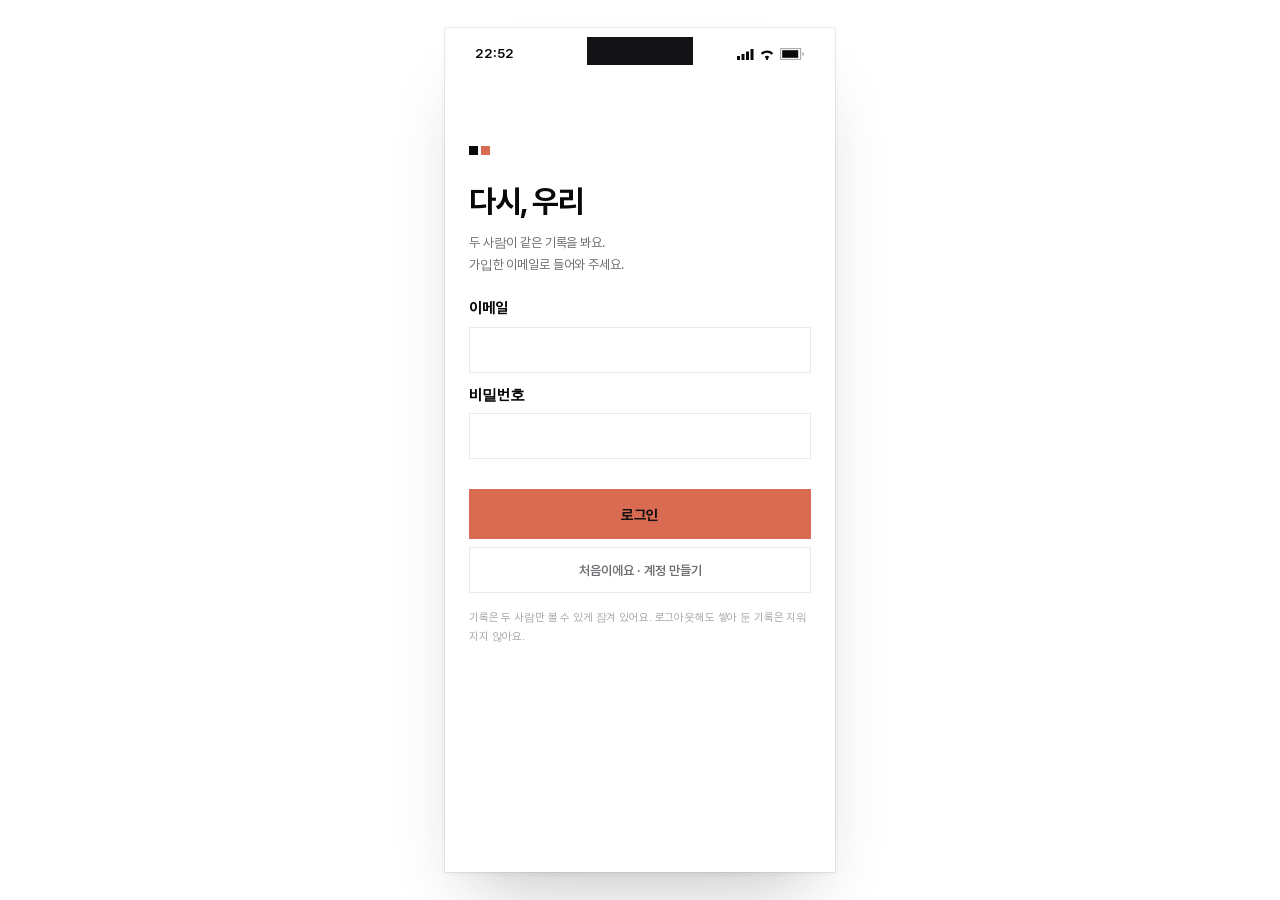
<file: index.html>
<!doctype html>
<html lang="ko" data-mode="light">
<head>
<meta charset="utf-8">
<meta name="viewport" content="width=device-width, initial-scale=1, viewport-fit=cover">
<title>투로그 — 우리의 기록</title>
<meta name="description" content="투로그(TwoLog) · 둘이 함께 쌓는 캘린더, 노트, 사진첩.">

<!-- 색 -->
<meta name="theme-color" content="#FFFFFF" id="metaTheme">
<meta name="color-scheme" content="light">

<!-- iOS 홈 화면에 추가 (standalone) -->
<meta name="apple-mobile-web-app-capable" content="yes">
<meta name="mobile-web-app-capable" content="yes">
<meta name="apple-mobile-web-app-status-bar-style" content="default">
<meta name="apple-mobile-web-app-title" content="투로그">
<meta name="application-name" content="투로그">
<meta name="format-detection" content="telephone=no">

<link rel="manifest" href="manifest.json">
<link rel="preconnect" href="https://fonts.googleapis.com">
<link rel="preconnect" href="https://fonts.gstatic.com" crossorigin>
<link rel="stylesheet" href="https://fonts.googleapis.com/css2?family=Gowun+Batang:wght@400;700&family=Gowun+Dodum&family=IBM+Plex+Sans+KR:wght@400;500;600;700&family=Nanum+Gothic:wght@400;700&family=Nanum+Pen+Script&family=Noto+Sans+KR:wght@400;500;700&family=Noto+Serif+KR:wght@400;600;700&display=swap">
<link rel="icon" type="image/svg+xml" href="icons/favicon.svg">
<link rel="icon" type="image/png" sizes="192x192" href="icons/icon-192.png">
<link rel="apple-touch-icon" sizes="180x180" href="icons/apple-touch-icon.png">
<link rel="mask-icon" href="icons/favicon.svg" color="#1C1C1E">
<link rel="stylesheet" href="styles.css">
</head>
<body>

<div class="phone" id="phone">
  <div class="statusbar">
    <span id="clock">9:41</span>
    <div class="island"></div>
    <span class="sb-right">
      <svg width="17" height="11" viewBox="0 0 17 11" fill="currentColor"><rect x="0" y="7" width="3" height="4" rx="0"/><rect x="4.5" y="5" width="3" height="6" rx="0"/><rect x="9" y="2.5" width="3" height="8.5" rx="0"/><rect x="13.5" y="0" width="3" height="11" rx="0"/></svg>
      <svg width="16" height="11" viewBox="0 0 16 11" fill="currentColor"><path d="M8 10.4 5.6 7.9a3.4 3.4 0 0 1 4.8 0zM3.4 5.7 1.8 4a9 9 0 0 1 12.4 0l-1.6 1.7a6.7 6.7 0 0 0-9.2 0z"/><circle cx="8" cy="10" r="1.1"/></svg>
      <svg width="25" height="12" viewBox="0 0 25 12" fill="none"><rect x="0.6" y="0.6" width="20" height="10.8" rx="0" stroke="currentColor" stroke-opacity=".35" stroke-width="1.1"/><rect x="2.2" y="2.2" width="16" height="7.6" rx="0" fill="currentColor"/><path d="M22.4 4.2v3.6c1-.3 1.5-.9 1.5-1.8s-.5-1.5-1.5-1.8z" fill="currentColor" fill-opacity=".4"/></svg>
    </span>
  </div>

  <main class="screens" id="screens">
    <section class="screen active" id="s-home"></section>
    <section class="screen" id="s-cal"></section>
    <section class="screen" id="s-diary"></section>
    <section class="screen" id="s-photo"></section>
    <section class="screen" id="s-set"></section>
    <section class="screen" id="s-login"></section>
  </main>

  <nav class="tabbar" id="tabbar" aria-label="주요 화면"></nav>

  <div class="sheet-wrap" id="sheetWrap" aria-hidden="true">
    <div class="backdrop" data-close="1"></div>
    <div class="sheet" id="sheet" role="dialog" aria-modal="true"></div>
  </div>

  <div class="toast" id="toast" role="status" aria-live="polite"></div>

  <!-- v18: 4자리 화면 잠금 -->
  <div class="lock-screen" id="lockScreen" hidden aria-hidden="true"></div>

  <!-- v18: PDF 내보내기(인쇄) 뷰가 여기로 들어갑니다 -->

  <!-- 프로필 사진: 실제 파일 선택 -->
  <input id="avatarInput" type="file" accept="image/*" hidden>
  <input id="photoInput" type="file" accept="image/*" multiple hidden>
</div>

<noscript>
  <div style="padding:24px;font-family:-apple-system,sans-serif">투로그를 쓰려면 자바스크립트를 켜 주세요.</div>
</noscript>

<script src="sync.js"></script>
<script src="app.js"></script>
</body>
</html>
</file>
<file: styles.css>
/* ==========================================================================
   투로그 TwoLog — styles.css
   Pure white / #111111 dark, 100% square corners, Pretendard type.
   Structure: tokens → shell → home → calendar → note → photos → settings
              → sheet/form → toast → dark → square lock → mobile/PWA
   ========================================================================== */

/* ---------- Pretendard (self-hosted, offline-ready) ---------- */
@font-face{font-family:'Pretendard';font-style:normal;font-weight:400;font-display:swap;src:url('assets/fonts/pretendard-400.woff2') format('woff2')}
@font-face{font-family:'Pretendard';font-style:normal;font-weight:500;font-display:swap;src:url('assets/fonts/pretendard-500.woff2') format('woff2')}
@font-face{font-family:'Pretendard';font-style:normal;font-weight:600;font-display:swap;src:url('assets/fonts/pretendard-600.woff2') format('woff2')}
@font-face{font-family:'Pretendard';font-style:normal;font-weight:700;font-display:swap;src:url('assets/fonts/pretendard-700.woff2') format('woff2')}

/* v21: 캘린더 화면 글씨 — 닉스곤체 (눈누 무료 폰트, 자체 호스팅이라 오프라인에서도 그대로) */
@font-face{font-family:'Nixgon';font-style:normal;font-weight:400 500;font-display:swap;src:url('assets/fonts/nixgon-m.woff') format('woff')}
@font-face{font-family:'Nixgon';font-style:normal;font-weight:600 900;font-display:swap;src:url('assets/fonts/nixgon-b.woff') format('woff')}

/* 배달의민족 무료 폰트 5종 (우아한형제들 배포 · jsDelivr) */
@font-face{font-family:'BM Jua';font-style:normal;font-weight:400;font-display:swap;src:url('https://fastly.jsdelivr.net/gh/projectnoonnu/noonfonts_one@1.0/BMJUA.woff') format('woff')}
@font-face{font-family:'BM Dohyeon';font-style:normal;font-weight:400;font-display:swap;src:url('https://fastly.jsdelivr.net/gh/projectnoonnu/noonfonts_one@1.0/BMDOHYEON.woff') format('woff')}
@font-face{font-family:'BM Hanna Pro';font-style:normal;font-weight:400;font-display:swap;src:url('https://fastly.jsdelivr.net/gh/projectnoonnu/noonfonts_seven@1.2/BMHANNAPro.woff') format('woff')}
@font-face{font-family:'BM Yeonsung';font-style:normal;font-weight:400;font-display:swap;src:url('https://cdn.jsdelivr.net/gh/fonts-archive/BMYEONSUNG/BMYEONSUNG.woff2') format('woff2'),url('https://cdn.jsdelivr.net/gh/fonts-archive/BMYEONSUNG/BMYEONSUNG.woff') format('woff')}
@font-face{font-family:'BM Euljiro';font-style:normal;font-weight:400;font-display:swap;src:url('https://fastly.jsdelivr.net/gh/projectnoonnu/noonfonts_twelve@1.1/BMEULJIRO.woff') format('woff')}


:root{
  /* v21: 라이트는 완전한 순백 — 카드 구분용 회색만 쿨한 뉴트럴로 */
  --bg:#FFFFFF; --surface:#FFFFFF; --surface-2:#F5F5F7;
  --line:#E8E8ED; --line-2:#F1F1F4;
  --ink:#09090B; --ink-2:#6E6E73; --ink-3:#A6A6AB;   /* v21: 검정을 더 진하고 선명하게 */
  --accent:#D96B52; --accent-soft:#FAEDE8; --accent-deep:#C25C45;
  --sage:#5F6F65; --sage-soft:#EDF1EC;
  --r:0px;
  --nm:#6E6E73; --nm-soft:transparent; --nm-line:transparent; --nm-dot:var(--accent);
  --log:var(--ink); --log-soft:var(--surface); --log-line:var(--line); --log-sw:var(--accent);
  --font:"Pretendard Variable","Pretendard",-apple-system,BlinkMacSystemFont,"Apple SD Gothic Neo","Noto Sans CJK KR","Malgun Gothic",sans-serif;
  --sb-h:0px;
  /* v19: 시트·폼의 항목 이름(라벨) 글씨 — 앱 어느 화면에서든 같은 크기·굵기 */
  --lbl-fs:15px; --lbl-fw:700;
  /* v19: 공휴일은 선명한 빨간색 / v21: 채도 높은 뚜렷한 빨강 */
  --hol:#F01414;
}
*{box-sizing:border-box;-webkit-tap-highlight-color:transparent}
html,body{margin:0;padding:0}
body{
  background:#FFFFFF; color:var(--ink); font-family:var(--font);
  font-size:14px; line-height:1.45; letter-spacing:-.01em;
  display:flex; align-items:center; justify-content:center;
  min-height:100vh; min-height:100dvh; padding:28px 16px;
  -webkit-font-smoothing:antialiased; text-rendering:optimizeLegibility;
}
button{font-family:inherit; color:inherit; background:none; border:0; padding:0; cursor:pointer; font-size:inherit}
input,select,textarea{font-family:inherit; font-size:14px; color:inherit}
ul{margin:0;padding:0;list-style:none}
h1,h2,h3,p{margin:0}

/* ---------- phone shell ---------- */
.phone{
  position:relative; width:390px; height:844px; flex:0 0 auto;
  background:var(--bg); border-radius:0; overflow:hidden;
  display:flex; flex-direction:column;
  box-shadow:0 40px 70px -30px rgba(28,28,30,.28), 0 2px 6px rgba(28,28,30,.05), 0 0 0 1px rgba(28,28,30,.07);
}
.statusbar{
  position:relative; height:52px; flex:0 0 52px; display:flex; align-items:center;
  justify-content:space-between; padding:0 30px; font-size:13.5px; font-weight:600; letter-spacing:0;
}
.island{
  position:absolute; top:9px; left:50%; transform:translateX(-50%);
  width:106px; height:28px; border-radius:0; background:#141416;
}
.sb-right{display:flex; align-items:center; gap:5px; color:var(--ink)}
.sb-right svg{display:block}

.screens{flex:1 1 auto; overflow-y:auto; overflow-x:hidden; scrollbar-width:none; padding-bottom:10px}
.screens::-webkit-scrollbar{display:none}
.screen{display:none}
.screen.active{display:block; animation:fade .26s ease both}
@keyframes fade{from{opacity:0; transform:translateY(4px)} to{opacity:1; transform:none}}
.pad{padding:0 20px}

/* v21: 사진첩처럼 제목이 없는 화면의 머리줄 — + 버튼만 남기고 높이를 줄여요 */
.hdr.hdr-min{align-items:center; padding:8px 20px 0; min-height:40px}
.hdr.hdr-min .hdr-acts{margin-left:auto}
/* v37: 사진첩 머리줄은 조금 더 내려서 — 달럭·+ 버튼이 화면 꼭대기에 붙지 않게 */
#s-photo .hdr.hdr-min{padding-top:20px}

/* ---------- header ---------- */
.hdr{display:flex; align-items:flex-end; justify-content:space-between; gap:12px; padding:10px 20px 4px}
.hdr h1{font-size:25px; font-weight:700; letter-spacing:-.035em; line-height:1.2}
.hdr h1 .eh{font-size:18px; font-weight:400; margin-right:2px; vertical-align:2px}
.hdr .sub{font-size:14.5px; color:var(--ink-2); margin-top:5px; letter-spacing:-.01em}
/* v22: My 탭 맨 윗줄 오른쪽의 버전 표시 */
.app-ver{flex:0 0 auto; font-size:11.5px; font-weight:600; color:var(--ink-3);
  letter-spacing:.01em; font-variant-numeric:tabular-nums; padding-bottom:3px; white-space:nowrap}
.hdr.cap-tint .app-ver{color:#111111; opacity:.6}
.round-btn{
  width:38px; height:38px; flex:0 0 38px; border-radius:0;
  border:1px solid var(--line); background:var(--surface); display:flex; align-items:center; justify-content:center;
  color:var(--ink); transition:transform .12s ease
}
.round-btn:active{transform:scale(.94)}
.icon-btn{width:30px;height:30px;display:flex;align-items:center;justify-content:center;color:var(--ink-3);border-radius:0}
.icon-btn:active{background:var(--surface-2)}

.brand{display:flex; align-items:center; gap:9px; padding:6px 20px 0}
.mark{display:flex; gap:3px}
.mark i{width:9px; height:9px; border-radius:0; background:var(--ink); display:block}
.mark i:last-child{background:var(--nm-dot)}
.brand b{font-size:19px; font-weight:700; letter-spacing:-.03em}
.brand .bw{font-size:11.5px; font-weight:600; color:var(--ink-3); letter-spacing:-.01em; margin-left:1px}
.brand .who{margin-left:auto; font-size:12px; color:var(--nm); background:none; padding:0; letter-spacing:-.01em}
.brand .who.tinted{background:var(--nm-soft); border:1px solid var(--nm-line); color:var(--nm); padding:4px 9px; font-weight:600}
.brand .pal{width:30px; height:30px; border:1px solid var(--line); color:var(--ink-2); margin-left:7px}

/* ---------- home ---------- */
.dday{
  margin:14px 20px 0; padding:20px; background:var(--surface); border:1px solid var(--line);
  border-radius:0; position:relative; overflow:hidden;
}
.dday-top{display:flex; align-items:center; justify-content:space-between; gap:8px}
.eyebrow{font-size:15px; font-weight:500; letter-spacing:-.01em; color:var(--ink-2)}
.eyebrow .nm{font-style:normal; font-weight:600; color:var(--ink)}
.dday-num{
  font-size:44px; font-weight:700; letter-spacing:-.05em; line-height:1.05; margin-top:10px;
  font-variant-numeric:tabular-nums
}
.dday-num.compact{font-size:36px; letter-spacing:-.045em}
.dday-num small{font-size:14px; font-weight:600; color:var(--ink-3); letter-spacing:-.01em; margin-left:8px}
.pdetail{margin-top:10px; border-radius:0; overflow:hidden; height:296px; background:var(--surface-2); position:relative}
.pdetail svg{width:100%; height:100%; display:block}
.pd-cap{
  position:absolute; left:0; right:0; bottom:0; min-height:38px; padding:9px 14px;
  display:flex; align-items:center; font-size:14px; font-weight:600; letter-spacing:-.015em;
  color:#111111; box-shadow:inset 0 1px 0 rgba(28,28,30,.07);
  white-space:nowrap; overflow:hidden; text-overflow:ellipsis
}
.chip-row{display:flex; align-items:center; gap:7px; margin-top:14px; flex-wrap:wrap}
.chip{
  display:inline-flex; align-items:center; justify-content:center; gap:5px; height:26px; padding:0 10px; border-radius:0;
  font-size:11.5px; font-weight:600; letter-spacing:-.01em; white-space:nowrap; flex:0 0 auto
}
.chip.coral{background:var(--accent-soft); color:var(--accent-deep)}
.chip.sage{background:var(--sage-soft); color:var(--sage)}
.chip.plain{background:var(--surface-2); color:var(--ink-2)}

.sec{display:flex; align-items:baseline; justify-content:space-between; margin:24px 20px 10px}
.sec h2{font-size:13px; font-weight:700; letter-spacing:-.01em}
.sec .more{font-size:11.5px; color:var(--ink-3)}

.stats{display:grid; grid-template-columns:repeat(3,1fr); gap:9px; padding:0 20px}
.stat{background:var(--surface); border:1px solid var(--line); border-radius:0; padding:13px 12px 14px}
.stat .k{font-size:10.5px; color:var(--ink-3); font-weight:600; letter-spacing:-.01em; white-space:nowrap}
.stat .v{font-size:17px; font-weight:700; letter-spacing:-.04em; margin-top:6px; font-variant-numeric:tabular-nums}
.stat .v em{font-style:normal; font-size:11px; color:var(--ink-2); font-weight:600; margin-left:2px; letter-spacing:0}
.stat .s{font-size:10.5px; color:var(--ink-3); margin-top:2px}

.list{margin:0 20px; background:var(--surface); border:1px solid var(--line); border-radius:0; overflow:hidden}
.row{display:flex; align-items:center; gap:12px; padding:14px 15px; border-bottom:1px solid var(--line-2)}
.row:last-child{border-bottom:0}
.row .lead{flex:0 0 auto; width:44px}
.row .time{font-size:12px; font-weight:600; color:var(--ink-2); font-variant-numeric:tabular-nums; width:40px}
.row .body{flex:1 1 auto; min-width:0}
.row .t{font-size:13.5px; font-weight:600; letter-spacing:-.015em; white-space:nowrap; overflow:hidden; text-overflow:ellipsis}
.row .m{font-size:11.5px; color:var(--ink-3); margin-top:2px; white-space:nowrap; overflow:hidden; text-overflow:ellipsis}
.dot-type{width:6px;height:6px;border-radius:0;display:inline-block;margin-right:5px;vertical-align:middle}
.t-date{background:var(--accent)} .t-anni{background:var(--sage)} .t-trip{background:#8C7B6B} .t-etc{background:#8A8A8F}
.empty{padding:26px 16px; text-align:center; color:var(--ink-3); font-size:12.5px; line-height:1.6}

.ghost{
  width:100%; height:44px; border-radius:0; border:1px dashed var(--line);
  color:var(--ink-2); font-size:12.5px; font-weight:600; display:flex; align-items:center; justify-content:center; gap:6px;
  background:transparent
}
.ghost:active{background:var(--surface-2)}
.wrap20{padding:10px 20px 0}

/* ---------- calendar (v20: 제목 줄 대신 「11월」 + 작은 화살표 + 오른쪽 끝 돋보기, 가로선 없는 여백 달력) ---------- */
.cal-top{display:flex; align-items:center; justify-content:space-between; gap:10px; padding:10px 20px 0}
.cal-title{display:flex; align-items:center; min-width:0; flex:1 1 auto}
.cal-month{font-size:25px; font-weight:700; letter-spacing:-.035em; line-height:1.2; font-variant-numeric:tabular-nums; color:var(--ink); white-space:nowrap}
.cal-year{margin-left:6px; font-size:13px; font-weight:600; color:var(--ink-3); letter-spacing:-.02em; font-variant-numeric:tabular-nums}
.cal-nav{display:flex; align-items:center; gap:0; margin-left:4px; flex:0 0 auto}
.cal-arrow{width:28px; height:28px; display:flex; align-items:center; justify-content:center; border-radius:0; color:var(--ink-3)}
.cal-arrow svg{width:15px; height:15px}
.cal-arrow:active{background:var(--surface-2)}
.cal-search{width:32px; height:32px; flex:0 0 32px; display:flex; align-items:center; justify-content:center; border-radius:0; color:var(--ink-2)}
.cal-search:active{background:var(--surface-2)}
/* v21: 캘린더의 한글은 다른 화면과 같은 앱 폰트(My 에서 고른 글씨체)를 그대로 따릅니다 */
.cal{margin:10px 9px 0; background:transparent; border:0; border-radius:0; padding:4px 0 8px}   /* v21: 양끝을 화면 가까이 넓게 */
.cal-week{display:grid; grid-template-columns:repeat(7,1fr); padding-bottom:6px}
.cal-week span{text-align:center; font-size:11px; font-weight:600; color:var(--ink-3); letter-spacing:0}
.cal-week span:first-child{color:var(--hol)}   /* v21: 「일」도 공휴일과 같은 진한 빨강 */
.cal-week span:last-child{color:#8FA0A8}
.cal-grid{display:block}
.cal-row{position:relative; margin-top:0}
/* v20: 주 사이 가로선은 모두 지웠어요 — 선 없이 여백으로만 나눔 */
.cal-daygrid{position:absolute; top:0; left:0; right:0; bottom:0; display:grid; grid-template-columns:repeat(7,1fr)}
.cal-daygrid .day{height:100%}
.cal-bars{position:absolute; top:0; left:0; right:0; bottom:0; pointer-events:none}
.ebar{
  /* v23: 달력에 뜨는 일정 글씨를 1포인트 키움(9.5 → 11px)에 맞춰 막대 높이도 16px
     v27: 한 줄에 글자가 더 들어가게 글씨만 1px 작게(11 → 10px). 막대 높이는 16px 그대로 */
  position:absolute; height:16px; line-height:16px; font-size:10px; font-weight:700;
  /* v32: 막대 글씨는 배경이 밝든 어둡든 늘 흰색 — app.js 인라인 style 도 #FFFFFF */
  color:#FFFFFF; padding:0 3px; white-space:nowrap; overflow:hidden; text-overflow:ellipsis;
  letter-spacing:-.04em; text-align:left
}
/* 여러 칸에 걸친 막대는 제목을 막대 가운데에 */
.ebar.mid{text-align:center; padding:0 6px}
.day{
  position:relative; height:66px; display:flex; flex-direction:column; align-items:stretch; justify-content:flex-start;
  gap:3px; padding:6px 3px; border-radius:0; overflow:hidden; background:transparent
}
.day .dnum{font-size:15px; font-weight:600; color:var(--ink); font-variant-numeric:tabular-nums; letter-spacing:-.01em; line-height:1.15; text-align:center; padding:0}
/* v21: 달력 «날짜 숫자»만 닉스곤체 — 「11월」·요일·공휴일 이름·일정 제목은 앱 폰트 그대로 */
#s-cal .day .dnum{font-family:'Nixgon','Pretendard',-apple-system,BlinkMacSystemFont,'Apple SD Gothic Neo',sans-serif; letter-spacing:.01em}
.day.blank{visibility:hidden}
.day.sun .dnum{color:var(--hol)}   /* v21: 일요일 숫자도 같은 빨강 */
.day.sat .dnum{color:#7B8F98}
/* v23: 선택한 날은 칸 전체를 칠하지 않고 날짜 숫자에만 동그라미 */
.day.sel{background:transparent}
.day.sel .dnum{width:24px; height:24px; display:flex; align-items:center; justify-content:center;
  margin:-3px auto; border-radius:50% !important; background:var(--ink); color:var(--bg); line-height:1}
/* 칸을 칠하지 않으므로 공휴일 이름·「외 N」은 원래 색 그대로 */
.day.sel .dhol{color:var(--hol)}
.day.sel .dovf{color:var(--ink-3); background:var(--bg)}
/* 오늘은 테두리 없이 숫자 색과 작은 점으로만 표시 */
.day.today:not(.sel) .dnum{color:var(--accent); font-weight:700}
/* v21: 오늘 날짜 옆의 작은 점은 지웠어요 — 날짜 숫자 색만으로 오늘이 보입니다 */
.evbars{display:flex; flex-direction:column; gap:3px; min-height:0; overflow:hidden}
.evbar{display:block; height:14px; line-height:14px; font-size:9.5px; font-weight:600; color:#111111; font-style:normal; padding:0 3px; white-space:nowrap; overflow:hidden; text-overflow:ellipsis; letter-spacing:-.03em; text-align:left}
.evmore{font-size:8px; font-weight:700; color:var(--ink-3); padding-left:3px; line-height:1.3; text-align:left}
.dots{display:flex; gap:3px; height:5px; align-items:center}
.dots i{width:5px; height:5px; border-radius:0; display:block}
.day.sel .dots i{opacity:1; box-shadow:0 0 0 1.5px rgba(255,255,255,.55)}
.dots i.d-date{background:var(--accent)}
.dots i.d-anni{background:var(--sage)}
.dots i.d-trip{background:#8C7B6B}
.dots i.d-etc{background:#C6C6CC}

/* v21: 달력과 그 아래 일정 사이를 한 줄(약 18px) 줄여 더 붙게 */
.daypanel{margin:14px 20px 0; padding-top:12px; border-top:1px solid var(--line)}
.daypanel-hd{display:flex; align-items:center; justify-content:space-between; margin-bottom:10px}
/* v19: 일정 검색 시트 */
.sres-wrap{margin-top:12px; border-top:1px solid var(--line-2)}
/* v21: 검색어를 치기 전에는 결과 영역이 아예 보이지 않게 */
.sres-wrap:empty{display:none}
.sres{display:flex; align-items:center; gap:11px; width:100%; text-align:left; padding:12px 0; border-bottom:1px solid var(--line-2)}
.sres:active{background:var(--surface-2)}
.sres .sbar{flex:0 0 3px; width:3px; align-self:stretch; min-height:26px}
.sres .sbody{flex:1 1 auto; min-width:0; display:flex; flex-direction:column; gap:4px}
.sres .st{font-size:14.5px; font-weight:600; letter-spacing:-.02em; white-space:nowrap; overflow:hidden; text-overflow:ellipsis}
.sres .sd{font-size:11.5px; color:var(--ink-3); letter-spacing:-.01em}
.sres .sgo{flex:0 0 auto; font-size:16px; font-weight:700; color:var(--ink-3)}
.sres-empty{font-size:13px; color:var(--ink-3); padding:20px 0; letter-spacing:-.01em}
.daypanel-hd .d{font-size:18.5px; font-weight:800; letter-spacing:-.03em; display:flex; align-items:center; gap:6px}
.daypanel-hd .d em{font-style:normal; font-weight:600; color:var(--ink-3); font-size:13.5px}
.ev{display:flex; align-items:center; gap:12px; padding:13px 15px; border-bottom:1px solid var(--line-2)}.ev:last-child{border-bottom:0}
.ev .bar{width:3px; height:26px; border-radius:0; flex:0 0 3px}
.ev .body{flex:1 1 auto; min-width:0}
.ev .t{font-size:13.5px; font-weight:600; letter-spacing:-.015em; white-space:nowrap; overflow:hidden; text-overflow:ellipsis}
.ev .m{font-size:11.5px; color:var(--ink-3); margin-top:2px; display:flex; align-items:center; gap:6px}
.ev .x{width:26px;height:26px;display:flex;align-items:center;justify-content:center;color:var(--ink-3);border-radius:0;flex:0 0 26px}

/* ---------- calendar: 선택한 날 일정 목록 (박스 없이 크게) ---------- */
.daylist{margin:0}
.daylist .ev{padding:13px 0; border-bottom:1px solid var(--line-2); gap:9px; align-items:center}
.daylist .ev:last-child{border-bottom:0}
/* v28: 줄을 누르면 그 일정을 고치는 시트가 열려요 */
.daylist .ev-tap{cursor:pointer}
.daylist .ev-tap:active{background:var(--surface-2)}
.daylist .ev .bar{width:3px; height:22px; min-height:0; margin-top:0; flex:0 0 3px}
.daylist .who-row{gap:4px; margin-bottom:0; flex:0 0 auto}
.daylist .av{width:24px; height:24px; flex:0 0 24px; font-size:10.5px}
.daylist .wname{font-size:13.5px; font-weight:600; color:var(--ink-3); letter-spacing:-.01em; margin-left:2px; white-space:nowrap; max-width:76px; overflow:hidden; text-overflow:ellipsis}
/* v27: 달력 아래 선택한 날 일정 글씨를 더 크게 (14px → 16px, 이름 11.5 → 12.5px) */
.daylist .ev .t{flex:1 1 auto; min-width:0; font-size:16px; font-weight:600; letter-spacing:-.02em; white-space:nowrap; overflow:hidden; text-overflow:ellipsis}
.daylist .ev .m{flex:0 0 auto; font-size:10.5px; font-weight:600; color:var(--ink-3); margin-top:0; gap:4px; white-space:nowrap; font-variant-numeric:tabular-nums}
.daylist .ev .x{align-self:center}
.daylist .empty{padding:18px 0}

/* ---------- note: built-in views ---------- */
.seg{
  display:flex; gap:2px; margin:14px 20px 0; padding:3px; background:var(--surface-2); border-radius:0;
}
.seg-btn{
  flex:1 1 0; height:32px; border-radius:0; font-size:11.5px; font-weight:600; color:var(--ink-2);
  letter-spacing:-.02em; white-space:nowrap; transition:background .15s ease, color .15s ease, box-shadow .15s ease
}
.seg-btn.active{background:var(--surface); color:var(--ink); box-shadow:0 1px 3px rgba(28,28,30,.08), 0 0 0 1px rgba(28,28,30,.04)}
/* v18: 노트 상단 탭 — 한 덩어리로 붙이지 않고 각각 독립된 네모 칸으로.
   칸 안의 글씨는 한 단계 크게(11.5px → 15.5px), 높이도 글씨에 맞춰 44px */
.segs{display:flex; gap:8px; margin:12px 20px 0}
.segs .seg-btn{
  flex:1 1 0; min-width:0; height:40px; padding:0 7px; border:1px solid var(--line);
  border-radius:12px;   /* v21: 노트 위 탭 칸의 끝을 둥글게 */
  background:var(--surface); font-size:14px; font-weight:700; letter-spacing:-.035em;
  overflow:hidden; text-overflow:ellipsis
}
.segs .seg-btn.active{background:var(--ink); border-color:var(--ink); color:var(--bg); box-shadow:none}
.segs .seg-btn:active{opacity:.88}
html[data-mode="dark"] .segs .seg-btn{border-color:rgba(255,255,255,.14)}
html[data-mode="dark"] .segs .seg-btn.active{background:var(--ink); border-color:var(--ink); color:#111}
/* v29: 노트 맨 윗줄 오른쪽에 새 카테고리 탭 추가 +
   v37: 동그란 점선 테두리·바탕을 걷어내고 ＋ 아이콘만. 터치 영역은 44px로 넉넉하게 두고
   바깥 여백(-3px)으로 원래 ＋ 위치에 그대로 놓습니다. 이 버튼에만 적용되는 규칙입니다. */
.hdr .note-add{
  width:44px; height:44px; flex:0 0 44px; margin:-3px -3px -3px 0; padding:0;
  display:flex; align-items:center; justify-content:center;
  border:0; background:none; color:var(--ink);
  transition:opacity .12s ease
}
.hdr .note-add svg{width:22px; height:22px}
.hdr .note-add:active{opacity:.5}
.hdr.cap-tint .note-add{color:#111111}

.dbody{margin-top:14px}

/* todo */
.progress{display:flex; align-items:center; gap:10px; margin:0 20px 12px}
.progress .bar{flex:1 1 auto; height:5px; border-radius:0; background:var(--surface-2); overflow:hidden}
.progress .bar i{display:block; height:100%; background:var(--accent); border-radius:0; transition:width .3s ease}
.progress .n{font-size:11.5px; font-weight:600; color:var(--ink-2); font-variant-numeric:tabular-nums}
.todo .check{
  width:22px; height:22px; flex:0 0 22px; border-radius:0; border:1.5px solid #D9D9DE; position:relative;
  display:flex; align-items:center; justify-content:center; color:transparent; transition:.15s ease
}
.todo .check::after{content:""; position:absolute; inset:-9px}
.row .body,.bkt .body,.log .body{cursor:pointer}
.todo.done .check{background:var(--accent); border-color:var(--accent); color:#fff}
.todo.done .t{color:var(--ink-3); text-decoration:line-through; text-decoration-thickness:1px}
.who{font-size:10.5px; font-weight:600; color:var(--ink-2); background:var(--surface-2); padding:3px 7px; border-radius:0; flex:0 0 auto}
.who.me{color:#9A6A5C; background:var(--accent-soft)}
.who.you{color:var(--sage); background:var(--sage-soft)}

/* note: 체크리스트 한 줄 */
.row .sub{display:flex; align-items:center; gap:6px; flex-wrap:wrap; font-size:11.5px; color:var(--ink-3); line-height:1.5; margin-top:5px; white-space:normal}
.row .t.tw{white-space:normal; overflow:visible; overflow-wrap:anywhere; line-height:1.45}
.row .subtx{min-width:0; flex:1 1 auto; overflow:hidden; text-overflow:ellipsis; white-space:nowrap}
.tagchip{font-size:9.5px; font-weight:700; letter-spacing:-.01em; color:var(--ink-2); background:var(--surface-2); padding:2px 6px; flex:0 0 auto}
.row .lrow{display:flex; align-items:center; gap:7px; min-width:0}
.row .lrow .t{flex:1 1 auto; min-width:0}
.row .meta{display:flex; align-items:center; gap:6px; margin-top:6px; font-size:10.5px; color:var(--ink-3); font-variant-numeric:tabular-nums}
.addrow{display:flex; align-items:center; gap:9px; width:100%; padding:13px 15px; border-top:1px solid var(--line-2); color:var(--ink-2); font-size:12.5px; font-weight:600; letter-spacing:-.01em; background:var(--surface); text-align:left}
.addrow:active{background:var(--surface-2)}
.addrow .ap{width:20px; height:20px; flex:0 0 20px; border:1px solid var(--line); display:flex; align-items:center; justify-content:center; color:var(--ink-2)}
.addrow .ap svg{width:11px; height:11px}

/* bucket */
.bkt{display:flex; align-items:flex-start; gap:12px; padding:14px 15px}
.bkt .body{flex:1 1 auto; min-width:0}
.bkt .t{font-size:13.5px; font-weight:600; letter-spacing:-.015em}
.bkt.done .t{color:var(--ink-3); text-decoration:line-through}
.bkt .cat{font-size:10px; font-weight:700; letter-spacing:-.01em; color:var(--ink-2); background:var(--surface-2); padding:3px 7px; border-radius:0; margin-top:7px; display:inline-block}
.toggle{
  font-size:10.5px; font-weight:700; letter-spacing:-.01em; padding:5px 9px; border-radius:0;
  border:1px solid var(--line); color:var(--ink-3); flex:0 0 auto
}
.toggle.on{background:var(--sage-soft); border-color:transparent; color:var(--sage)}

/* logs */
.log{display:flex; gap:12px; padding:15px}
.log .body{flex:1 1 auto; min-width:0}
.log .top{display:flex; align-items:center; gap:8px}
.log .t{font-size:13.5px; font-weight:600; letter-spacing:-.015em; white-space:nowrap; overflow:hidden; text-overflow:ellipsis}
.log .rev{font-size:12px; color:var(--ink-2); margin-top:7px; line-height:1.5}
.log .meta{display:flex; align-items:center; gap:8px; margin-top:8px; font-size:11px; color:var(--ink-3)}
.tag{font-size:10px; font-weight:700; padding:3px 6px; border-radius:0; letter-spacing:-.01em; flex:0 0 auto}
.tag.movie{background:#F1F1F4; color:#5A5A5E}
.tag.food{background:var(--accent-soft); color:var(--accent-deep)}

/* stars */
.stars{position:relative; display:inline-flex; flex:0 0 auto}
.stars .bg,.stars .fg{display:flex; gap:0}
.stars .bg{color:#E5E5EA}
.stars .fg{position:absolute; left:0; top:0; overflow:hidden; color:var(--accent); white-space:nowrap}

/* ledger */
.ledger-hd{display:flex; align-items:center; justify-content:space-between; margin:0 20px 12px}
.ledger-hd .m{font-size:12.5px; font-weight:700; letter-spacing:-.02em; font-variant-numeric:tabular-nums}
.total{margin:0 20px; padding:18px; background:var(--surface); border:1px solid var(--line); border-radius:0}
.total .k{font-size:11px; color:var(--ink-3); font-weight:600}
.total .v{font-size:28px; font-weight:700; letter-spacing:-.045em; margin-top:4px; font-variant-numeric:tabular-nums}
.total .v em{font-style:normal; font-size:14px; color:var(--ink-2); font-weight:600; margin-left:3px; letter-spacing:0}
.catbar{display:flex; height:7px; border-radius:0; overflow:hidden; margin-top:16px; background:var(--surface-2)}
.catbar i{display:block; height:100%}
.legend{display:flex; flex-wrap:wrap; gap:6px 14px; margin-top:12px}
.legend .li{display:flex; align-items:center; gap:5px; font-size:11px; color:var(--ink-2)}
.legend .li b{font-weight:600; color:var(--ink); font-variant-numeric:tabular-nums}
.legend .sw{width:6px;height:6px;border-radius:0;display:block}
.tx{display:flex; align-items:center; gap:11px; padding:13px 15px; border-bottom:1px solid var(--line-2)}
.tx:last-child{border-bottom:0}
.tx .date{font-size:10.5px; color:var(--ink-3); width:34px; flex:0 0 34px; font-variant-numeric:tabular-nums}
.tx .body{flex:1 1 auto; min-width:0}
.tx .t{font-size:13px; font-weight:600; letter-spacing:-.015em; white-space:nowrap; overflow:hidden; text-overflow:ellipsis}
.tx .m{font-size:11px; color:var(--ink-3); margin-top:2px}
.tx .amt{font-size:13.5px; font-weight:700; letter-spacing:-.02em; font-variant-numeric:tabular-nums; flex:0 0 auto}
.tx .x{width:22px;height:22px;display:flex;align-items:center;justify-content:center;color:#CFCFD4;flex:0 0 22px}

/* ---------- photos: 날짜별 폴라로이드 (v17) ---------- */
/* 사진첩 달력 보기 — 정사각형 칸(v37) + 정사각 사진이 칸을 가득 채움 */
.pcal{margin:10px 8px 0; display:flex; flex-direction:column}
.pcal-hd{display:flex; align-items:center; justify-content:space-between; padding:2px 4px 12px}
.pcal-ym{font-size:23px; font-weight:700; letter-spacing:-.04em; color:var(--ink); font-variant-numeric:tabular-nums}
.pcal-nav{display:flex; align-items:center; gap:4px}
.pcal-nav .cal-arrow{width:32px; height:32px}
.pcal-nav .cal-arrow svg{width:17px; height:17px}
.pcal-week{display:grid; grid-template-columns:repeat(7,1fr); padding:0 0 8px}
.pcal-week span{text-align:center; font-size:12px; font-weight:600; color:var(--ink-3)}
.pcal-week span:first-child{color:var(--hol)}
.pcal-week span:last-child{color:#8FA0A8}
.pcal-grid{display:grid; grid-template-columns:repeat(7,1fr); gap:4px}
.pcell{position:relative; width:100%; aspect-ratio:1/1; height:auto; display:block; padding:0; border:0; background:transparent;
  overflow:hidden; border-radius:0; font:inherit; color:inherit; cursor:pointer}
.pcell.blank{visibility:hidden}
/* 사진 위에서도 날짜가 잘 보이게 왼쪽 위만 살짝 어둡게 */
.pcell.has::before{content:""; position:absolute; inset:0; pointer-events:none;
  background:radial-gradient(130% 100% at 0 0, rgba(0,0,0,.5), rgba(0,0,0,0) 62%)}
.pcell img,.pcell svg{width:100%; height:100%; display:block; object-fit:cover}
.pcell .pn{position:absolute; display:block; font-size:12.5px; font-weight:700; color:var(--ink-3);
  font-variant-numeric:tabular-nums; letter-spacing:-.02em}
/* 사진이 없는 날 — 숫자만 가운데에 깔끔하게 */
.pcell:not(.has) .pn{inset:0; display:flex; align-items:center; justify-content:center; font-size:14px}
.pcell.today:not(.has) .pn{color:var(--accent)}
/* 사진이 있는 날 — 왼쪽 위 날짜, 오른쪽 아래 장수 */
.pcell.has .pn{top:4px; left:5px; color:#FFFFFF; z-index:1; font-size:13px;
  text-shadow:0 1px 2px rgba(0,0,0,.9), 0 0 3px rgba(0,0,0,.7)}
.pcell .pc{position:absolute; right:4px; bottom:4px; z-index:1; display:flex; align-items:center; gap:3px;
  font-size:11px; font-weight:700; line-height:16px; padding:0 4px; color:#FFFFFF;
  background:rgba(17,17,17,.5); letter-spacing:-.01em}
.pcell .pc svg{width:11px; height:11px}
.pcal-empty{padding:26px 6px 10px; font-size:12.5px; color:var(--ink-3); text-align:center}
/* v37: 사진첩 기본 화면 — 사진이 적으면 화면 가운데쯤에, 많으면 위에서부터 스크롤.
   auto 여백이라 내용이 화면을 넘으면 위로 잘리지 않고 자연스럽게 흐릅니다. */
#s-photo.active{display:flex; flex-direction:column; min-height:100%}
#s-photo .pbody{flex:1 1 auto; display:flex; flex-direction:column; padding:0 0 10px}
#s-photo .pdays{margin:auto 0; width:100%; display:flex; flex-direction:column; gap:26px}
.album{margin:22px 20px 0}
.album-hd{display:flex; align-items:baseline; justify-content:space-between; margin-bottom:10px}
.album-hd .n{font-size:13px; font-weight:700; letter-spacing:-.02em}
.album-hd .c{font-size:11px; color:var(--ink-3)}
/* 사진첩 날짜 머리글 */
.pday{margin:0}
/* v43: 사진첩 목록 — 화면 밖 날짜 블록은 그리기를 미뤄 탭 전환이 빠르게 (최근 날짜는 바로) */
#s-photo .pdays .pday:not(.pday-last){content-visibility:auto; contain-intrinsic-size:auto 260px}
.pday-hd{display:flex; align-items:baseline; gap:5px; padding:0 20px; margin-bottom:10px}
.pday-hd .d{font-size:15px; font-weight:800; letter-spacing:-.03em; color:var(--ink)}
.pday-hd .d.acc{color:var(--accent)}
.pday-hd .c{margin-left:auto; font-size:11px; letter-spacing:-.01em; color:var(--ink-3);
  max-width:54%; white-space:nowrap; overflow:hidden; text-overflow:ellipsis}
/* 사진 한 줄 — v37: 폴라로이드 틀(흰 프레임·기울기·그림자) 없이, 날짜마다 정사각형 사진 3장.
   갤러리처럼 사진 사이는 3px만 띄우고, 좌우는 날짜 머리굴과 같은 20px */
.polas{display:grid; grid-template-columns:repeat(3,1fr); gap:3px; padding:0 20px}
.pola{position:relative; display:block; padding:0; margin:0; border:0; background:none;
  cursor:pointer; text-align:left; box-shadow:none; border-radius:0; transition:opacity .14s ease}
.pola:active{opacity:.82}
.pola:focus,.pola:focus-visible{outline:none}
.pola .pola-pic{position:relative; display:block; aspect-ratio:1/1; overflow:hidden; background:var(--surface-2)}
.pola .pola-pic svg,.pola .pola-pic img{width:100%; height:100%; display:block; object-fit:cover}
/* v18: 하루 사진이 3장을 넘으면 세 번째 사진에 +N — 하루는 한 줄(3장)로 */
.pola .pola-more{position:absolute; inset:0; display:flex; align-items:center; justify-content:center;
  background:rgba(17,17,17,.5); color:#FFFFFF; font-size:15px; font-weight:800; letter-spacing:-.02em}
/* v18: 사진 크게 보기 — 잘리지 않고 화면에 담기게 */
.pview{position:relative; margin-top:10px; background:var(--surface-2); height:clamp(240px, 48vh, 440px);
  display:flex; align-items:center; justify-content:center; overflow:hidden}
.pview img,.pview svg{width:100%; height:100%; display:block; object-fit:contain}
.pview .pv-nav{position:absolute; top:50%; transform:translateY(-50%); width:38px; height:38px; border-radius:50%;
  display:flex; align-items:center; justify-content:center; background:rgba(255,255,255,.86); color:#1C1C1E;
  box-shadow:0 2px 8px rgba(0,0,0,.16); border:0}
.pview .pv-nav.prev{left:8px}
.pview .pv-nav.next{right:8px}
.pview .pv-nav:disabled{opacity:0; pointer-events:none}
html[data-mode="dark"] .pview .pv-nav{background:rgba(40,40,44,.86); color:#F2F2F4}
.pv-cap{margin-top:10px}
.pv-cap .pd-cap{position:static; min-height:34px; box-shadow:none; border:1px solid var(--line)}
.pv-count{margin:10px 0 0; text-align:center; font-size:11.5px; font-weight:600; color:var(--ink-3); letter-spacing:-.01em; font-variant-numeric:tabular-nums}
.pola .pola-chin{display:block; margin-top:6px; padding:2px 0; font-size:11.5px; font-weight:600; letter-spacing:-.01em;
  color:var(--ink-2); line-height:1.3; white-space:nowrap; overflow:hidden; text-overflow:ellipsis}

/* ---------- home: album preview + schedule ---------- */
.sec .more-link{display:inline-flex; align-items:center; gap:4px; font-size:11.5px; font-weight:600; color:var(--ink-3); letter-spacing:-.01em}
.sec .more-link b{font-size:12.5px; font-weight:600; line-height:1; margin-top:-1px; color:var(--ink-3)}
.sec .sec-r{display:inline-flex; align-items:center; gap:9px}
.sched-d{flex:0 0 40px; width:40px; font-size:11.5px; font-weight:600; color:var(--ink-2); font-variant-numeric:tabular-nums}

/* ---------- color theme ---------- */
.sw-btn{width:15px; height:15px; flex:0 0 15px; border:1px solid var(--line); background:var(--log-sw); padding:0}
.tint-h{color:var(--log)}
.list-tint{background:var(--log-soft); border-color:var(--log-line)}
.cp{margin-top:18px}
.cp + .cp{margin-top:24px}
.cp-hd{display:flex; align-items:center; justify-content:space-between; margin-bottom:10px}
/* v22: 제목 줄 오른쪽의 작은 「기본」 — 컬러판과 나란히 두고 줄을 낮춥니다 */
.cp-hd .cp-reset{height:28px; padding:0 10px; font-size:11px}
.cp-hd span:first-child{font-size:var(--lbl-fs); font-weight:var(--lbl-fw); letter-spacing:-.02em; color:var(--ink)}
.cp-val{font-size:11px; color:var(--ink-3); letter-spacing:.03em; font-variant-numeric:tabular-nums}
.sw-grid{display:grid; grid-template-columns:repeat(5,1fr); gap:6px}
/* 제목 줄·기본 버튼 팔레트는 12색 — 사진처럼 4열 3줄 */
.sw-grid[data-sw="homeTitleBg"]{grid-template-columns:repeat(4,1fr); gap:8px}
/* v21: 노트 카드 시트의 제목 색 컬러판 — 12색을 6×2 로 한눈에 */
.sw-grid[data-sw="cardTitleBg"]{grid-template-columns:repeat(6,1fr); gap:7px}
.cp.ccp{margin-top:12px}
.cp.ccp .cp-foot{margin-top:9px}
.sw-grid[data-sw="homeTitleBg"] .sw{aspect-ratio:auto; height:54px}
.sw{position:relative; aspect-ratio:1/1; border-radius:0; border:1px solid rgba(28,28,30,.10); padding:0}
.sw.sel{box-shadow:inset 0 0 0 2px #fff, 0 0 0 1px var(--ink)}
.sw-grid[data-sw="cap"] .sw.sel{box-shadow:inset 0 0 0 2px #FFFFFF, 0 0 0 1.5px #111111}

/* 색 고르기 (일정·프로필) */
.own-block{padding:10px 0 2px; border-top:1px solid var(--line-2)}
.own-block:first-of-type{border-top:0; padding-top:0}
.own-hd{display:flex; align-items:center; gap:8px}
.own-nm{font-size:12px; font-weight:600; color:var(--ink); letter-spacing:-.01em}
.own-chip{width:16px; height:16px; flex:0 0 16px; display:block; box-shadow:inset 0 0 0 1px rgba(28,28,30,.12)}
.own-pick{margin-left:auto; display:flex; align-items:center; gap:5px; font-size:11px; font-weight:600; color:var(--ink-3); cursor:pointer}
.own-pick input{-webkit-appearance:none; appearance:none; width:24px; height:24px; padding:0; border:1px solid var(--line); background:var(--surface); cursor:pointer}
.own-pick input::-webkit-color-swatch-wrapper{padding:0}
.own-pick input::-webkit-color-swatch{border:0}
.own-sws{display:flex; flex-wrap:wrap; gap:7px; margin-top:9px}
.osw{width:24px; height:24px; flex:0 0 24px}
.pr-note{margin-top:6px; font-size:11.5px; line-height:1.5}
/* v43: 프로필 컬러 동그라미 — 한 줄로 깔끔하게 */
.pr-color{margin-top:16px; padding-top:14px; border-top:1px solid var(--line-2)}
.pr-color .set-lbl{display:block; margin-bottom:2px}
.pr-color-hint{font-size:11px; color:var(--ink-3); line-height:1.5; margin:6px 0 0}
#sheet .pr-sws{display:flex; flex-wrap:nowrap; gap:7px; margin-top:8px; max-width:none}
#sheet .pr-sws .rsw{width:100%; height:auto; min-width:0; flex:1 1 0; aspect-ratio:1/1 !important; border-radius:50% !important}
#sheet .pr-sws .rsw.sel{box-shadow:inset 0 0 0 2px var(--surface), 0 0 0 1.6px var(--ink)}
.cp-foot{display:flex; align-items:center; justify-content:space-between; gap:10px; margin-top:11px}
.cp-pick{display:inline-flex; align-items:center; gap:8px; height:34px; padding:0 11px 0 6px; border:1px solid var(--line); font-size:11.5px; font-weight:600; color:var(--ink-2); letter-spacing:-.01em}
.cp-pick input[type=color]{-webkit-appearance:none; appearance:none; width:22px; height:22px; border:0; padding:0; background:none; border-radius:0; cursor:pointer}
.cp-pick input[type=color]::-webkit-color-swatch-wrapper{padding:0}
.cp-pick input[type=color]::-webkit-color-swatch{border:1px solid rgba(28,28,30,.14); border-radius:0}
.cp-reset{height:34px; padding:0 11px; border:1px solid var(--line); border-radius:0; font-size:11.5px; font-weight:600; color:var(--ink-3); letter-spacing:-.01em}
.cp-reset.on{color:var(--ink); border-color:var(--ink-3)}
.sheet-sub{font-size:11.5px; color:var(--ink-3); line-height:1.6; margin-top:6px}
.cp-note{font-size:11px; color:var(--ink-3); line-height:1.65; margin-top:18px}

/* ---------- home: 이달의 기록 dashboard ---------- */
.bento{display:grid; grid-template-columns:1fr 1fr; gap:9px}
.bcard{background:var(--surface); border:1px solid var(--line); padding:13px 14px 14px; min-width:0; display:flex; flex-direction:column}
.bcard-hd{display:flex; align-items:center; justify-content:space-between; gap:8px}
.bcard-hd .bi{color:var(--accent); display:flex; align-items:center}
.bcard-hd .lb{font-size:10.5px; font-weight:700; letter-spacing:.1em; color:var(--ink-3)}
.bm{font-size:23px; font-weight:700; letter-spacing:-.05em; line-height:1.1; margin-top:9px; font-variant-numeric:tabular-nums; white-space:nowrap}
.bm em{font-style:normal; font-size:14px; font-weight:700; margin-left:1px; letter-spacing:-.03em}
.bs{font-size:12px; color:var(--ink-2); margin-top:3px; letter-spacing:-.01em}
.bbar{height:4px; margin-top:9px; background:var(--surface-2); overflow:hidden}
.bbar i{display:block; height:100%; background:var(--accent)}
.bx{font-size:11.5px; color:var(--ink-3); margin-top:5px; letter-spacing:-.01em; line-height:1.5; word-break:keep-all}

.mblocks{margin-top:16px; border-top:1px solid var(--line-2)}
.mblock{padding:15px 0 16px; border-top:1px solid var(--line-2)}
.mblock:first-child{border-top:0}
.mblock h3{font-size:14.5px; font-weight:700; letter-spacing:-.03em}
.mrow{display:flex; align-items:baseline; justify-content:space-between; gap:10px; margin-top:11px}
.mrow span{font-size:12px; color:var(--ink-2); letter-spacing:-.01em}
.mrow .pct{font-size:13px; font-weight:700; color:var(--accent); font-variant-numeric:tabular-nums; letter-spacing:-.02em}
.mbar{height:8px; margin-top:9px; background:var(--surface-2); overflow:hidden}
.mbar i{display:block; height:100%; background:var(--accent); transition:width .3s ease}
.msub{display:flex; align-items:center; justify-content:space-between; margin-top:9px; font-size:11.5px; color:var(--ink-3); letter-spacing:-.01em}
.bitem{display:flex; align-items:center; justify-content:space-between; gap:10px; margin-top:10px}
.bitem .t{font-size:12.5px; font-weight:600; letter-spacing:-.02em; white-space:nowrap; overflow:hidden; text-overflow:ellipsis; min-width:0}
.btag{flex:0 0 auto; font-size:9.5px; font-weight:700; letter-spacing:-.01em; padding:3px 7px; white-space:nowrap}
.btag.doing{background:var(--accent-soft); color:var(--accent-deep)}
.btag.todo{background:var(--surface-2); color:var(--ink-2)}
.btag.done{background:var(--sage-soft); color:var(--sage)}
.mbhd{display:flex; align-items:center; justify-content:space-between; gap:10px}
.lrow{display:flex; align-items:center; justify-content:space-between; gap:12px; margin-top:12px}
.lbody{min-width:0; flex:1 1 auto}
.lt{font-size:12.5px; font-weight:600; letter-spacing:-.02em; white-space:nowrap; overflow:hidden; text-overflow:ellipsis; display:flex; align-items:center; gap:6px}
.lm{font-size:11px; color:var(--ink-3); margin-top:3px; white-space:nowrap; overflow:hidden; text-overflow:ellipsis}
.lstar{flex:0 0 auto; display:flex; align-items:center}
.mamt{font-size:27px; font-weight:700; letter-spacing:-.05em; margin-top:8px; font-variant-numeric:tabular-nums}
.mamt small{font-size:11px; font-weight:600; color:var(--ink-3); letter-spacing:-.01em; margin-left:6px}

/* ---------- calendar: who + holidays ---------- */
.who-row{display:flex; align-items:center; gap:4px; margin-bottom:7px}
.av{
  width:20px; height:20px; flex:0 0 20px; display:flex; align-items:center; justify-content:center;
  font-size:9.5px; font-weight:700; color:#111111; letter-spacing:-.02em
}
.av.me{background:var(--me, var(--accent))}
.av.you{background:var(--you, var(--sage))}
.wname{font-size:10.5px; font-weight:600; color:var(--ink-2); letter-spacing:-.01em; margin-left:3px}
.day.hol .dnum{color:var(--hol)}
.day.hol.sel .dnum{color:var(--bg)}
.hol-badge{font-size:9.5px; font-weight:700; color:var(--hol); background:var(--accent-soft); padding:3px 6px; letter-spacing:-.01em; white-space:nowrap}
.wsel{display:grid; grid-template-columns:1fr 1fr 1fr; gap:6px}
.wopt{
  height:40px; border:1px solid var(--line); background:var(--surface); display:flex; align-items:center;
  justify-content:center; gap:6px; font-size:12.5px; font-weight:600; color:var(--ink-2); letter-spacing:-.02em
}
.wopt.active{border-color:var(--ink); color:var(--ink); box-shadow:inset 0 0 0 1px var(--ink)}
.wopt .av{width:17px; height:17px; flex:0 0 17px; font-size:8.5px}

/* ---------- note: custom lists ---------- */
.lstbar{display:flex; align-items:stretch; gap:6px; margin:9px 20px 0}
.lst-scroll{flex:1 1 auto; min-width:0; display:flex; gap:6px; overflow-x:auto; overflow-y:hidden; scrollbar-width:none; padding-bottom:1px}
.lst-scroll::-webkit-scrollbar{display:none}
.lchip{
  flex:0 0 auto; height:38px; max-width:190px; padding:0 12px; border:1px solid var(--line); background:var(--surface);
  border-radius:12px;   /* v21: 내가 만든 리스트 칩도 같은 둥근 끝 */
  display:flex; align-items:center; gap:6px; font-size:14px; font-weight:700; color:var(--ink-2); letter-spacing:-.025em
}
.lchip span{overflow:hidden; text-overflow:ellipsis; white-space:nowrap}
.lchip .le{font-size:13px; line-height:1; flex:0 0 auto}
.lchip i{width:4px; height:4px; background:var(--ink-3); flex:0 0 4px}
.lchip.active{background:var(--ink); border-color:var(--ink); color:var(--bg)}
.lchip.active i{background:var(--bg)}
.lchip:active{opacity:.85}
/* v34: 노트 카테고리 탭 — 기본 탭과 내가 만든 카테고리를 저장된 순서대로 한 줄에.
   세 개면 지금처럼 화면 폭을 고르게 나누고, 많아지면 옆으로 넘겨요. */
.segs.note-segs{overflow-x:auto; overflow-y:hidden; scrollbar-width:none; -webkit-overflow-scrolling:touch}
.segs.note-segs::-webkit-scrollbar{display:none}
.segs .seg-btn{min-width:72px}
.segs .lchip{flex:0 0 auto; height:40px; max-width:170px; padding:0 10px; font-size:13.5px}
/* v34: + 시트의 카테고리 목록 — 3줄(≡) 손잡이로 위아래 순서를 바꿔요 */
/* v36: 새 카테고리 이름 — 네모칸 대신 밑줄만 있는 칸(일정 제목 칸과 같은 톤) + 옆에 「추가」 */
.nord-new-row{display:flex; align-items:center; gap:8px}
.nord-new{
  flex:1 1 auto; min-width:0; height:44px; padding:0 2px;
  border:0; border-bottom:1.5px solid var(--line); border-radius:0; background:transparent;
  font-size:17px; font-weight:700; color:var(--ink); letter-spacing:-.02em
}
.nord-new:focus{outline:none; border-bottom-color:var(--ink)}
.nord-new::placeholder{font-size:15px; font-weight:600; color:var(--ink-3); letter-spacing:-.02em}
.nord-add-btn{
  flex:0 0 auto; height:36px; padding:0 13px; border:1px solid var(--line); border-radius:8px;
  background:var(--surface); font-size:12.5px; font-weight:700; color:var(--ink);
  letter-spacing:-.02em; white-space:nowrap
}
.nord-add-btn:active{background:var(--surface-2)}
html[data-mode="dark"] .nord-add-btn{border-color:rgba(255,255,255,.18); background:#1D1D20}
.nord{position:relative; display:flex; flex-direction:column; gap:6px; margin-top:8px}
.nord-row{
  display:flex; align-items:center; gap:4px; padding:4px 4px 4px 2px;
  border:1px solid var(--line); background:var(--surface); border-radius:10px
}
/* v36: 끌고 있는 줄 — 손가락을 따라 떠 있고, 자리를 비켜 주는 줄들은 JS 가 FLIP 으로 밀어 줍니다 */
.nord-row.dragging{
  position:relative; z-index:5; border-color:var(--ink); background:var(--surface-2);
  box-shadow:0 10px 24px rgba(28,28,30,.18); will-change:transform
}
.nord-grip{
  flex:0 0 32px; width:32px; height:38px; padding:0; display:flex; align-items:center; justify-content:center;
  border:0; background:transparent; color:var(--ink-3); cursor:grab;
  touch-action:none; -webkit-user-select:none; user-select:none
}
.nord-grip:active{cursor:grabbing; color:var(--ink)}
.nord-row.dragging .nord-grip{color:var(--ink)}
.nord-row .nord-nm{
  flex:1 1 auto; min-width:0; height:38px; padding:0 2px; border:0; background:transparent;
  font-size:14.5px; font-weight:600; color:var(--ink); letter-spacing:-.02em
}
.nord-row .nord-nm:focus{outline:none}
.nord-row .nt-del{height:34px; padding:0 9px}
.nord-hint{font-size:11px; color:var(--ink-3); line-height:1.6; margin-top:9px}
/* v36: 안내 문구를 「노트 카테고리」 라벨 바로 아래로 — 목록과의 여백을 줄여 한 묶음으로 */
.nord-hint.nord-hint-top{margin-top:4px}
html[data-mode="dark"] .nord-row{border-color:rgba(255,255,255,.14); background:#1D1D20}
html[data-mode="dark"] .nord-row.dragging{background:#26262A}
.emk-row{display:flex; gap:6px}
.emk{width:40px; height:38px; flex:0 0 40px; border:1px solid var(--line); background:var(--surface); font-size:17px; line-height:1; display:flex; align-items:center; justify-content:center}
.emk.sel{border-color:var(--ink); background:var(--surface-2); box-shadow:inset 0 0 0 1px var(--ink)}
.emk:active{background:var(--surface-2)}
.seg-add{
  flex:0 0 auto; height:30px; padding:0 11px; border:1px solid var(--line); background:var(--surface);
  font-size:11.5px; font-weight:700; color:var(--ink-2); letter-spacing:-.02em; white-space:nowrap;
  display:flex; align-items:center; justify-content:center
}
.seg-add:active{background:var(--surface-2)}
.note-hd{display:flex; align-items:center; justify-content:space-between; gap:10px; margin:2px 20px 12px}
.note-hd .nh-l{display:flex; align-items:center; gap:7px; min-width:0}
.note-hd .t{font-size:14.5px; font-weight:700; letter-spacing:-.025em; white-space:nowrap; overflow:hidden; text-overflow:ellipsis}
.note-hd .k{font-size:9.5px; font-weight:700; color:var(--ink-2); background:var(--surface-2); padding:3px 6px; letter-spacing:-.01em; flex:0 0 auto}
.note-del{flex:0 0 auto; height:26px; padding:0 8px; border:1px solid var(--line); font-size:10.5px; font-weight:600; color:var(--ink-3); letter-spacing:-.01em}
.note-del:active{background:var(--surface-2)}
.note-memo{font-size:12.5px; line-height:1.65; color:var(--ink); white-space:pre-wrap; word-break:break-word; letter-spacing:-.01em}
.memo-row{display:flex; align-items:flex-start; gap:12px; padding:14px 15px; border-bottom:1px solid var(--line-2)}
.memo-row:last-child{border-bottom:0}
.memo-row .body{flex:1 1 auto; min-width:0}
.row .x,.memo-row .x{width:26px;height:26px;display:flex;align-items:center;justify-content:center;color:#CFCFD4;flex:0 0 26px}
.qadd{display:flex; gap:8px; margin:14px 20px 0; align-items:stretch}
.qfield{flex:1 1 0; width:auto; min-width:0; height:44px}
.qadd .qfield{flex:1 1 0; width:auto; min-width:0; height:44px}
textarea.qfield{height:auto; min-height:44px; padding:11px 12px; line-height:1.55; resize:none}
.qsel{flex:0 0 auto; width:86px; height:44px; padding:0 8px; font-size:11.5px; font-weight:600; color:var(--ink-2); letter-spacing:-.01em}
.qadd .qsel{flex:0 0 84px; width:84px; min-width:84px; max-width:84px; height:44px; padding:0 20px 0 8px; font-size:11.5px; font-weight:600; color:var(--ink-2); letter-spacing:-.01em; background-position:right 7px center}
.qbtn{flex:0 0 auto; min-width:0; padding:0 12px; background:var(--ink); color:var(--bg); font-size:12.5px; font-weight:700; letter-spacing:-.01em; display:flex; align-items:center; justify-content:center; gap:4px}
.qbtn:active{background:var(--ink-2)}
.qbtn svg{display:block}
.edit-ic{width:26px; height:26px; flex:0 0 26px; display:flex; align-items:center; justify-content:center; color:#C6C6CC}
.edit-ic:active{color:var(--ink-2)}
.nh-act{display:flex; align-items:center; gap:6px; flex:0 0 auto}
.note-edit{height:26px; padding:0 8px; border:1px solid var(--line); font-size:10.5px; font-weight:600; color:var(--ink-2); letter-spacing:-.01em; background:var(--surface)}
.note-edit:active{background:var(--surface-2)}
.btn-del{height:46px; border:1px solid var(--line); border-radius:0; background:var(--surface); font-size:12.5px; font-weight:700; color:var(--accent-deep); letter-spacing:-.01em}
.btn-del:active{background:var(--surface-2)}

/* ---------- settings ---------- */
.set-card{background:var(--surface); border:1px solid var(--line); margin:12px 20px 0; padding:16px}
.set-lbl{font-size:var(--lbl-fs); font-weight:var(--lbl-fw); letter-spacing:.01em; color:var(--ink)}
.set-code-row{display:flex; align-items:center; justify-content:space-between; gap:12px; margin-top:12px}
.set-code{font-size:25px; font-weight:700; letter-spacing:.15em; font-variant-numeric:tabular-nums; line-height:1}
.set-hint{font-size:11px; color:var(--ink-3); line-height:1.6; margin-top:11px}
.set-btn{height:38px; padding:0 14px; border:1px solid var(--line); background:var(--surface); font-size:12px; font-weight:700; letter-spacing:-.01em; color:var(--ink-2); display:inline-flex; align-items:center; justify-content:center; gap:6px; white-space:nowrap}
.set-btn:active{background:var(--surface-2)}
.set-btn.on{background:var(--btn-bg, var(--ink)); border-color:var(--btn-bg, var(--ink)); color:var(--btn-ink, var(--bg))}
.set-btn.warn{color:var(--accent-deep)}
.set-btn.ghost{border-color:var(--line-2); color:var(--ink-3); height:32px; padding:0 10px}
.set-form{display:flex; gap:8px; margin-top:11px}
.set-form .field{flex:1 1 auto; width:auto; min-width:0; height:38px}
.set-block{padding:14px 15px; border-bottom:1px solid var(--line-2)}
.set-block:last-child{border-bottom:0}
.set-block .set-lbl{display:block; margin-bottom:10px}
.set-av{width:40px; height:40px; flex:0 0 40px; display:flex; align-items:center; justify-content:center; font-size:14px; font-weight:700; color:#111111; letter-spacing:-.02em}
.set-av.sm{width:34px; height:34px; flex:0 0 34px; font-size:12px}
.av-line{display:flex; align-items:center; gap:9px; margin-top:14px}
.av-line:first-child{margin-top:0}
.av-line .av-nm{font-size:12.5px; font-weight:600; letter-spacing:-.01em}
.av-line .av-chip{width:22px; height:14px; display:block; margin-left:auto; box-shadow:inset 0 0 0 1px rgba(28,28,30,.10)}

/* ---------- login ---------- */
.login{padding:66px 24px 0}
.login .mark{margin-bottom:28px}
.login-t{font-size:31px; font-weight:700; letter-spacing:-.045em; line-height:1.18}
.login-s{font-size:13px; color:var(--ink-2); line-height:1.7; margin-top:12px}
.login-card{display:flex; align-items:center; gap:11px; border:1px solid var(--line); background:var(--surface); padding:14px; margin-top:26px}
.login-card .nm{font-size:13.5px; font-weight:700; letter-spacing:-.02em}
.login-card .st{font-size:11px; color:var(--ink-3); margin-top:3px}
.login .btn-primary{margin-top:18px}
.login .btn-line{margin-top:8px}
.login-foot{font-size:11px; color:var(--ink-3); line-height:1.7; margin-top:16px}

/* ---------- tabbar ---------- */
.tabbar{
  flex:0 0 auto; display:flex; border-top:1px solid var(--line);
  background:rgba(255,255,255,.94); -webkit-backdrop-filter:blur(14px); backdrop-filter:blur(14px);
  padding:9px 6px 10px;
}
.tab{flex:1 1 0; display:flex; flex-direction:column; align-items:center; gap:5px; color:#B4B4B8; font-size:10px; font-weight:600; letter-spacing:-.01em}
.tab.active{color:var(--ink)}
.tab.active .ic{color:var(--accent)}
.tab .ic{display:block}

/* ---------- v21: 일정 검색은 모달로 / v22: 화면 «위쪽» 고정 ---------- */
/* v22: 아이폰에서 검색창을 누르면 키보드가 화면 아래 절반을 덮어요.
   가운데 정렬이면 모달이 키보드 뒤로 숨어 버려서, 위에서부터 붙여 둡니다.
   (키보드가 올라와도 검색칸·검색 결과가 위쪽에 그대로 보여요) */
.sheet-wrap.sheet-center{display:flex; align-items:flex-start; justify-content:center;
  padding:max(64px, calc(env(safe-area-inset-top) + 44px)) 18px 0}
.sheet-wrap.sheet-center .sheet{position:relative; inset:auto; width:100%; max-width:340px; max-height:56%;
  border-radius:18px !important; padding:8px 18px 18px;
  transform:translateY(-10px) scale(.98); opacity:0;
  transition:transform .22s cubic-bezier(.32,.72,0,1), opacity .18s ease;
  box-shadow:0 24px 60px -20px rgba(28,28,30,.45)}
.sheet-wrap.sheet-center.open .sheet{transform:none; opacity:1}
.sheet-wrap.sheet-center .grab{display:none}

/* ---------- sheet ---------- */
.sheet-wrap{position:absolute; inset:0; z-index:60; pointer-events:none}
.sheet-wrap .backdrop{position:absolute; inset:0; background:rgba(28,28,30,.34); opacity:0; transition:opacity .24s ease}
.sheet{
  position:absolute; left:0; right:0; bottom:0; max-height:88%; overflow-y:auto;
  background:var(--surface); border-radius:0; padding:8px 20px 22px;
  transform:translateY(102%); transition:transform .3s cubic-bezier(.32,.72,0,1);
  box-shadow:0 -10px 40px -18px rgba(28,28,30,.3); scrollbar-width:none
}
.sheet::-webkit-scrollbar{display:none}
.sheet-wrap.open{pointer-events:auto}
.sheet-wrap.open .backdrop{opacity:1}
.sheet-wrap.open .sheet{transform:none}
.grab{width:36px; height:4px; border-radius:0; background:var(--line); margin:4px auto 0}
.sheet-hd{display:flex; align-items:center; justify-content:space-between; padding:12px 0 4px}
.sheet-hd h2{font-size:17px; font-weight:700; letter-spacing:-.03em}
/* v16: 노트 카드 시트 — 머리줄은 닫기 버튼만, 제목·주제가 맨 위 */
.sheet-hd.card-hd{justify-content:flex-end; padding:6px 0 0}
.form{display:flex; flex-direction:column; gap:12px; margin-top:14px}
.form.card-meta{margin-top:2px; gap:14px}
.card-acts{display:flex; flex-direction:column; gap:10px; margin-top:24px}
.card-acts .btn-primary{margin-top:0; width:100%}
.card-acts .btn-del{width:100%}
.f{display:flex; flex-direction:column; gap:7px}
.f > label{font-size:var(--lbl-fs); font-weight:var(--lbl-fw); color:var(--ink); letter-spacing:-.01em}
.field{
  height:46px; border:1px solid var(--line); border-radius:0; padding:0 14px; background:var(--surface);
  width:100%; outline:none; transition:border-color .15s ease
}
.field:focus{border-color:var(--ink-3)}
textarea.field{height:78px; padding:12px 14px; resize:none; line-height:1.5}
select.field{appearance:none; background-image:url("data:image/svg+xml;charset=utf-8,%3Csvg xmlns='http://www.w3.org/2000/svg' width='12' height='12' viewBox='0 0 24 24' fill='none' stroke='%23A6A6AB' stroke-width='2.4' stroke-linecap='round'%3E%3Cpath d='M6 9l6 6 6-6'/%3E%3C/svg%3E"); background-repeat:no-repeat; background-position:right 14px center; padding-right:34px}
.two{display:grid; grid-template-columns:1fr 1fr; gap:10px}
.rate{display:flex; align-items:center; gap:1px; height:46px}
.rate button{width:29px;height:32px;display:flex;align-items:center;justify-content:center;color:#E5E5EA}
.rate button.on{color:var(--accent)}
.rate .val{margin-left:6px; font-size:12px; font-weight:600; color:var(--ink-2); font-variant-numeric:tabular-nums}
.seg-sm{margin:0; padding:3px; background:var(--surface-2); border-radius:0; display:flex; gap:2px}
.seg-sm .seg-btn{height:30px; font-size:12px}
.btn-primary{
  height:50px; border-radius:0; background:var(--btn-bg, var(--accent)); color:var(--btn-ink, #111111);
  font-size:14.5px; font-weight:700;
  letter-spacing:-.01em; width:100%; margin-top:4px; transition:background .15s ease, transform .12s ease
}
.btn-primary:active{background:var(--btn-bg, var(--accent-deep)); filter:brightness(.93); transform:scale(.995)}
.btn-line{height:46px; border-radius:0; border:1px solid var(--line); font-size:13px; font-weight:600; color:var(--ink-2); width:100%}

/* ---------- v21: 일정 추가 시트 (컬러 → 제목 → 큰 날짜 ~ 큰 날짜 + 시간 설정 → 함께/나/준영) ---------- */
.sheet-hd.ev-hd{gap:8px}
.sheet-hd.ev-hd h2{flex:1 1 auto; text-align:center; font-size:16px}
/* 제목은 맨 위, 사방 테두리 없이 밑줄만 */
.ev-title{height:44px; border:0; border-bottom:1.5px solid var(--line); border-radius:0;
  padding:0 2px; background:transparent; font-size:19px; font-weight:700; letter-spacing:-.025em}
.ev-title:focus{border-bottom-color:var(--ink)}
.ev-title::placeholder{font-size:16px; font-weight:600; color:var(--ink-3); letter-spacing:-.02em}
.ev-chk{color:var(--ink)}
.ev-chk svg{width:21px; height:21px}
.ev-chk:active{opacity:.6}
.form.eform{gap:16px}
.ev-cp{margin-top:0}
/* v22: 앱의 모든 컬러판 — 작은 동그라미를 «한 줄»로 */
.sw-row{display:flex; align-items:center; justify-content:space-between; gap:5px; flex-wrap:nowrap}
.sw-row .sw{width:20px; height:20px; flex:0 0 20px; aspect-ratio:auto;
  border:1px solid rgba(28,28,30,.10); border-radius:999px !important; padding:0}
.sw-row .sw.sel{box-shadow:inset 0 0 0 2px #fff, 0 0 0 1.5px var(--ink)}
html[data-mode="dark"] .sw-row .sw{border-color:rgba(255,255,255,.16)}
/* .sw-grid 를 함께 쓰는 컬러판(테마·노트 카드)도 격자 대신 한 줄로 */
.sw-grid.sw-row[data-sw]{display:flex; grid-template-columns:none; gap:5px; align-items:center; justify-content:space-between}
.sw-grid.sw-row[data-sw] .sw{width:20px; height:20px; flex:0 0 20px; aspect-ratio:auto; min-width:0}
/* 큰 날짜 두 개와 가운데 ~ (v28: 날짜 위·요일 아래, 사이는 더 좁게) */
.ev-when{display:flex; align-items:center; gap:2px}
.ev-side{flex:1 1 0; min-width:0; display:flex; flex-direction:column; align-items:center; gap:0}
.ev-datewrap{position:relative; display:block; width:100%; padding:8px 2px 9px; text-align:center; cursor:pointer}
/* v28: 날짜는 더 크게(16 → 19px), 요일은 그 아래 한 줄(13px) */
.ev-dbig{display:block; font-size:19px; font-weight:800; letter-spacing:-.035em; line-height:1.2;
  color:var(--ink); font-variant-numeric:tabular-nums; white-space:nowrap}
.ev-dow{display:block; margin-top:2px; font-size:13px; font-weight:700; color:var(--ink-2); letter-spacing:-.02em}
/* 실제 날짜 고르기는 큰 글씨 위에 겹쳐 둔 input[type=date] 가 받아요 (누르면 달력이 열림) */
.ev-date-in{position:absolute; inset:0; width:100%; height:100%; margin:0; padding:0; border:0;
  opacity:0; background:transparent; -webkit-appearance:none; appearance:none; cursor:pointer; font-size:16px}
/* 물결은 왼쪽·오른쪽 덩어리 사이의 가로·세로 정중앙에 */
.ev-tilde{flex:0 0 auto; align-self:center; justify-self:center; font-size:28px; font-weight:700;
  color:var(--ink-3); line-height:1; padding:0; letter-spacing:-.02em}
.eform .wsel{margin-top:2px}
/* 다크 모드에서 겹친 날짜 입력칸이 밝은 판으로 보이지 않게 */
html[data-mode="dark"] .ev-date-in{color-scheme:dark}

/* toast */
.toast{
  position:absolute; left:50%; bottom:92px; transform:translate(-50%,12px);
  background:rgba(28,28,30,.92); color:#fff; font-size:12px; font-weight:600; letter-spacing:-.01em;
  padding:10px 16px; border-radius:0; opacity:0; pointer-events:none; transition:.25s ease; z-index:80;
  white-space:nowrap; max-width:86%
}
.toast.show{opacity:1; transform:translate(-50%,0)}

/* ---------- dark mode ---------- */
html[data-mode="dark"]{
  color-scheme:dark;
  --bg:#111111; --surface:#18181A; --surface-2:#232326;
  --line:#2C2C2E; --line-2:#242427;
  --ink:#F5F5F5; --ink-2:#B4B4BA; --ink-3:#85858C;
  --accent:#E0765C; --accent-soft:rgba(224,118,92,.16); --accent-deep:#EDA491;
  --sage:#93A79A; --sage-soft:rgba(147,167,154,.16);
  --hol:#FF3B3B;   /* v21: 다크에서도 뚜렷한 빨강 */
  --nm:#B4B4BA;
}
html[data-mode="dark"] body{background:#070708}
html[data-mode="dark"] .phone{box-shadow:0 40px 70px -30px rgba(0,0,0,.75), 0 0 0 1px rgba(255,255,255,.06)}
html[data-mode="dark"] .island{background:#000; box-shadow:0 0 0 1px rgba(255,255,255,.07)}
html[data-mode="dark"] .tabbar{background:rgba(17,17,17,.94)}
html[data-mode="dark"] .seg-btn.active{box-shadow:0 0 0 1px rgba(255,255,255,.10)}
html[data-mode="dark"] .day.sel .dots i{box-shadow:0 0 0 1.5px rgba(17,17,17,.55)}
html[data-mode="dark"] .todo .check{border-color:#3A3A3E}
html[data-mode="dark"] .stars .bg{color:#3A3A3E}
html[data-mode="dark"] .row .x,html[data-mode="dark"] .memo-row .x,html[data-mode="dark"] .tx .x,html[data-mode="dark"] .ev .x{color:#5A5A60}
html[data-mode="dark"] .tag.movie{background:#26262A; color:#C9C9CE}
html[data-mode="dark"] .who.me{color:#EDA491}
html[data-mode="dark"] .tag.food{color:#EDA491}
html[data-mode="dark"] .chip.coral{color:#EDA491}
html[data-mode="dark"] .chip.sage{color:#A9BCAF}
html[data-mode="dark"] .who.you{color:#A9BCAF}
html[data-mode="dark"] .sheet{box-shadow:0 -10px 40px -18px rgba(0,0,0,.85)}
html[data-mode="dark"] .sheet-wrap .backdrop{background:rgba(0,0,0,.58)}
html[data-mode="dark"] .toast{background:rgba(62,62,66,.96)}
html[data-mode="dark"] .grab{background:#3A3A3E}
html[data-mode="dark"] .cp-pick input[type=color]::-webkit-color-swatch{border-color:rgba(255,255,255,.18)}
html[data-mode="dark"] .sw{border-color:rgba(255,255,255,.14)}
html[data-mode="dark"] .btn-primary{color:var(--btn-ink, #141416)}
html[data-mode="dark"] .todo.done .check{color:#141416}
html[data-mode="dark"] .lchip.active i{background:#111}
html[data-mode="dark"] .av{color:#141416}
html[data-mode="dark"] .hol-badge{color:#EDA491}
html[data-mode="dark"] .pola .pola-pic svg,html[data-mode="dark"] .pdetail svg{filter:brightness(.88) saturate(.96)}
/* 캡션 바탕색을 고른 사진은 캡션 줄에 그 색을 깖니다 — 글씨는 늘 진하게 */
.pola .pola-chin.tinted{display:inline-block; max-width:100%; padding:2px 6px; color:#111111}
html[data-mode="dark"] .pola .pola-chin.tinted{color:#111111}
html[data-mode="dark"] .btag.doing{color:#EDA491}
html[data-mode="dark"] .btag.done{color:#A9BCAF}

/* ---------- square lock: every corner stays sharp ---------- */
*,*::before,*::after,svg,svg *{border-radius:0 !important}
svg [rx]{rx:0}

/* ---------- 프로필 사진만 동그랗게 (사각 잠금 예외) ---------- *//* ---------- v21: 노트의 탭·카드·제목 색 블록은 둥근 끝 (사각 잠금 예외) ---------- */
#s-diary .segs .seg-btn{border-radius:12px !important}
#s-diary .lchip{border-radius:12px !important}
#s-diary .ncard{border-radius:16px !important}
#s-diary .nc-t.tint{border-radius:8px !important}

.av,.set-av,.av-img{border-radius:50% !important}
.av,.set-av{position:relative; overflow:hidden; aspect-ratio:1/1; flex-shrink:0}
.av-img{
  position:absolute; top:0; left:0; right:0; bottom:0;
  width:100% !important; height:100% !important;
  object-fit:cover !important; object-position:center !important;
  display:block; border-radius:50% !important
}
.av.pic,.set-av.pic{background:var(--surface-2) !important}
.set-av.pick{border:0; padding:0; cursor:pointer}
.set-av.pick .av-img{pointer-events:none}
.av-acts{margin-left:auto; display:flex; align-items:center; gap:6px}
.row.tap{cursor:pointer}
.row.tap:active{background:var(--surface-2)}
.pr-top{display:flex; align-items:center; gap:14px}
.pr-av{
  width:88px; height:88px; flex:0 0 88px; position:relative; overflow:hidden;
  display:flex; align-items:center; justify-content:center;
  font-size:30px; font-weight:700; color:#111111; letter-spacing:-.02em;
  border-radius:50% !important
}
.pr-av.pic{background:var(--surface-2) !important}
/* v27: 프사(＋ 배지) + 닉네임 한 줄 */
.pr-avbtn{position:relative; flex:0 0 auto; display:block; padding:0; border:0; background:none; line-height:0; cursor:pointer}
.pr-avbtn.locked{cursor:default}
.pr-plus{position:absolute; right:-1px; bottom:-1px; width:27px; height:27px; border-radius:50% !important;
  background:var(--ink); color:var(--surface); display:flex; align-items:center; justify-content:center;
  font-size:17px; font-weight:700; line-height:1; box-shadow:0 0 0 2.5px var(--surface)}
.pr-del{position:absolute; right:-2px; top:-2px; width:23px; height:23px; border-radius:50% !important;
  background:var(--surface); color:var(--ink-2); border:1px solid var(--line); padding:0;
  display:flex; align-items:center; justify-content:center; font-size:14px; line-height:1}
.pr-nm{flex:1 1 auto; min-width:0; display:flex; flex-direction:column; gap:6px}
.pr-lbl{font-size:11px; font-weight:600; color:var(--ink-3); letter-spacing:.01em}
.pr-nm .field{width:100%}
.pr-sws{display:grid; grid-template-columns:repeat(6,1fr); gap:9px; margin-top:10px; max-width:240px}
.pr-sws .rsw{width:100%; height:auto; min-width:0; flex:none; aspect-ratio:1/1 !important; border-radius:50% !important}
.pr-sws .rsw.sel{box-shadow:inset 0 0 0 2px var(--surface), 0 0 0 1.6px var(--ink)}
/* v27: 프로필 사진 동그라미 가이드 크롭 */
.avcrop{position:absolute; inset:0; z-index:95; background:#08080A;
  display:flex; flex-direction:column; align-items:center; justify-content:center; gap:20px; padding:24px 18px}
.avcrop-hd{color:#FFFFFF; font-size:13.5px; font-weight:600; letter-spacing:-.01em; opacity:.92}
.avcrop-stage{position:relative; border-radius:50% !important; overflow:hidden; background:#000;
  box-shadow:0 0 0 2px rgba(255,255,255,.95), 0 0 44px 10px rgba(0,0,0,.55);
  touch-action:none; cursor:grab}
.avcrop-stage:active{cursor:grabbing}
.avc-img{position:absolute; left:50%; top:50%; max-width:none; transform-origin:center center; user-select:none; -webkit-user-drag:none}
/* v45: 확대 슬라이더는 걷어냈어요 — 두 손가락으로 벌려 확대·오므려 축소 (아래 안내 한 줄) */
.avcrop-hint{margin-top:2px; width:min(88%,320px); text-align:center; color:rgba(255,255,255,.62);
  font-size:12px; font-weight:500; letter-spacing:-.01em; line-height:1.5; word-break:keep-all}
.avcrop-btns{display:flex; align-items:center; gap:10px; width:min(84%,300px)}
.avcrop-btn{flex:1 1 0; height:46px; border-radius:0; border:1px solid rgba(255,255,255,.4); background:transparent;
  color:#FFFFFF; font-size:14.5px; font-weight:600; letter-spacing:-.01em}
.avcrop-btn.on{background:#FFFFFF; color:#111111; border-color:#FFFFFF}
.pr-acts{display:flex; flex-direction:column; align-items:flex-start; gap:8px}
.link-on{display:flex; align-items:center; gap:11px}
.link-nm{font-size:14.5px; font-weight:700; letter-spacing:-.02em}
.link-sub{font-size:11.5px; color:var(--ink-3); margin-top:2px}
.link-mini{margin-top:9px; font-size:11.5px; font-weight:600; color:var(--ink-2); text-decoration:underline; text-underline-offset:3px}
.link-in-row{display:flex; align-items:center; gap:8px; margin-top:0}
.link-in-row .field{flex:1 1 auto; min-width:0}
.link-in-row .set-btn{flex:0 0 auto; height:44px}
.link-or{display:flex; align-items:center; gap:10px; margin:20px 0 14px; font-size:11px; color:var(--ink-3)}
.link-or:before,.link-or:after{content:""; flex:1 1 auto; height:1px; background:var(--line)}

/* ---------- mobile ---------- */
@media (max-width:520px){
  body{padding:0; background:var(--bg); align-items:stretch}
  .phone{width:100%; height:100vh; height:100dvh; border-radius:0; box-shadow:none}
  .statusbar{display:none}
  .hdr{padding-top:22px}
  .cal-top{padding-top:22px}
  .sheet{border-radius:0}
  .toast{bottom:78px}
}
@media (prefers-reduced-motion:reduce){
  *{animation:none !important; transition:none !important}
}



/* 커스텀 리스트가 없을 때 '+ 추가' 는 한 줄 전체를 씀 */
.lstbar .seg-add:only-child{flex:1 1 auto}
.lstbar .seg-add{height:32px}

/* ---------- 페이지 캡션 띠: 바탕색만 바뀌고 글씨는 항상 검정 ---------- */
.brand.cap-tint,.hdr.cap-tint{background:var(--cap); border:0; box-shadow:none; border-radius:10px !important}
.brand.cap-tint{margin:10px 20px 0; padding:11px 16px}
.hdr.cap-tint{margin:10px 20px 0; padding:14px 16px 13px}
.brand.cap-tint b,.brand.cap-tint .who{color:#111111}
.hdr.cap-tint h1,.hdr.cap-tint h1 .eh,.hdr.cap-tint .sub{color:#111111}
.hdr.cap-tint .sub{opacity:.62}
.hdr.cap-tint .round-btn{background:transparent; border-color:rgba(28,28,30,.22); color:#111111}
.brand.cap-tint .icon-btn{color:rgba(28,28,30,.55)}

/* 설정: 페이지마다 캡션 바탕색 고르기 */
.cap-row{display:flex; align-items:center; gap:8px; margin-top:10px}
.cap-row:first-of-type{margin-top:0}
.cap-row .cap-nm{width:42px; flex:0 0 42px; font-size:11.5px; font-weight:600; color:var(--ink-2)}
.cap-sws{display:flex; align-items:center; gap:5px; flex:1 1 auto; min-width:0}
.cap-sws .sw{width:20px; height:20px; flex:0 0 20px}
.cap-sws .sw.none{background:var(--surface); border:1px dashed var(--line); position:relative}
.cap-sws .sw.none:after{content:""; position:absolute; left:3px; right:3px; top:50%; height:1px; background:var(--ink-3); transform:rotate(-45deg)}
.cap-pick{-webkit-appearance:none; appearance:none; width:26px; height:26px; flex:0 0 26px; padding:0; border:1px solid var(--line); background:var(--surface); cursor:pointer}
.cap-pick::-webkit-color-swatch-wrapper{padding:0}
.cap-pick::-webkit-color-swatch{border:0}

/* 노트 설정 시트 */
.nt-row{display:flex; align-items:center; gap:7px; margin-top:8px}
.nt-row .field{height:42px}
.nt-emo{flex:0 0 48px; width:48px; text-align:center; padding:0 4px; font-size:16px}
.nt-nm{flex:1 1 auto; min-width:0}
.nt-kind{flex:0 0 74px; width:74px; padding:0 6px; font-size:12px}
.nt-del{flex:0 0 auto; height:42px; padding:0 10px; border:1px solid var(--line); font-size:11.5px; font-weight:600; color:var(--accent-deep); background:var(--surface); white-space:nowrap}
.nt-new{margin-top:18px; padding-top:14px; border-top:1px solid var(--line-2)}
.nt-new .set-lbl{display:block; margin-bottom:2px}

/* ==========================================================================
   photos: real uploads (file input → compressed blob)
   ========================================================================== */
.pdetail img{width:100%; height:100%; object-fit:cover; display:block}
.ph-cap-none{background:transparent !important; color:transparent !important; box-shadow:none !important}
.hdr-acts{display:flex; align-items:center; gap:8px; flex:0 0 auto}
.up-list{margin-top:6px}
.up-item{display:flex; align-items:center; gap:11px; padding:11px 0; border-bottom:1px solid var(--line-2)}
.up-item:last-child{border-bottom:0}
.up-thumb{width:46px; height:46px; flex:0 0 46px; object-fit:cover; background:var(--surface-2); border:1px solid var(--line)}
.up-name{flex:1 1 auto; min-width:0; font-size:12px; font-weight:600; color:var(--ink-2); white-space:nowrap; overflow:hidden; text-overflow:ellipsis}
.up-size{font-size:10.5px; color:var(--ink-3); flex:0 0 auto; font-variant-numeric:tabular-nums}
.up-empty{padding:16px 0; font-size:12px; color:var(--ink-3)}
.photo-tools{display:flex; gap:6px; margin-top:12px}
.photo-tools .set-btn{flex:1 1 0}
.cap-preview{margin-top:8px; height:34px; display:flex; align-items:center; padding:0 9px; font-size:11px; font-weight:600; color:#111111; overflow:hidden; white-space:nowrap; text-overflow:ellipsis; box-shadow:inset 0 0 0 1px rgba(28,28,30,.10)}
.pd-meta{font-size:11.5px; color:var(--ink-3); margin-top:3px}

/* upload progress bar inside a sheet */
.up-bar{height:4px; background:var(--surface-2); margin-top:12px; overflow:hidden}
.up-bar i{display:block; height:100%; width:0; background:var(--accent); transition:width .2s ease}

/* ==========================================================================
   PWA shell: full-bleed on phones, safe areas, standalone
   ========================================================================== */
html{height:100%; color-scheme:light; -webkit-text-size-adjust:100%}
body{overscroll-behavior-y:contain}
.screens{-webkit-overflow-scrolling:touch; overscroll-behavior-y:contain}
@media (max-width:520px){
  .phone{height:100vh; height:100dvh}
  .hdr{padding-top:max(22px, env(safe-area-inset-top))}
  .cal-top{padding-top:max(22px, env(safe-area-inset-top))}
  .brand{padding-top:max(6px, calc(env(safe-area-inset-top) - 6px))}
  .tabbar{padding-bottom:calc(10px + env(safe-area-inset-bottom))}
  .toast{bottom:calc(78px + env(safe-area-inset-bottom))}
  .sheet{padding-bottom:calc(22px + env(safe-area-inset-bottom))}
}
@media all and (display-mode:standalone){
  body{padding:0; background:var(--bg); align-items:stretch}
  .phone{width:100%; height:100vh; height:100dvh; box-shadow:none}
  .statusbar{display:none}
  .hdr{padding-top:22px}
  .cal-top{padding-top:22px}
}

/* ==========================================================================
   2026-11-16 개편 — 캘린더 이름표/외 N, 홈 카드, My, 캡션 둥글게, 완료 정리
   ========================================================================== */

/* --- 페이지 캡션: 테두리 없이 둥글게 (글씨는 늘 #111111) --- */
.brand.cap-tint,.hdr.cap-tint{border:0; border-radius:10px !important; box-shadow:none}
.brand.cap-tint{margin:10px 20px 0}
.hdr.cap-tint{margin:10px 20px 0}

/* --- 홈: 브랜드 줄 (이름 없이 로고 + 버튼) --- */
.brand .pal.first{margin-left:auto}

/* --- 홈: D-day 히어로 — 프사는 양옆에 크게, 가운데는 문구·D+N·배지 --- */
.dday{
  /* v18: 히어로를 한 줄 위로 (94px → 74px) */
  margin:74px 20px 0; padding:34px 0 22px; position:relative; display:grid;
  grid-template-columns:auto minmax(0,1fr) auto; align-items:center; gap:10px;
  text-align:center; border:0; background:transparent; box-shadow:none; overflow:visible;
}
.dday-edit{position:absolute; top:2px; right:0; color:var(--ink-3)}
.dday-side{display:flex; align-items:center; justify-content:center; flex:0 0 auto}
.dday-side .av{width:66px; height:66px; flex:0 0 66px; font-size:22px; box-shadow:0 0 0 2px var(--bg), 0 0 0 3px var(--line)}
.dday-mid{min-width:0; display:flex; flex-direction:column; align-items:center}
.dday .eyebrow{display:block; line-height:1.34; font-size:14px; word-break:keep-all}
.dday-num{margin-top:8px; font-size:40px}
.dday-num.compact{font-size:33px}
.dday .chip-row{margin-top:12px; justify-content:center}
@media (max-width:359px){
  .dday-side .av{width:58px; height:58px; flex:0 0 58px; font-size:20px}
  .dday .eyebrow{font-size:13px}
  .dday-num{font-size:36px}
}

/* --- 홈: 섹션 — 바탕색은 제목 줄(캡션)에만, 목록·카드는 깨끗하게 --- */
.home-sec{border:0; background:transparent; margin:26px 20px 0; padding:0}
/* v18: 디데이 바로 아래 「다가오는 일정」은 두 줄 더 아래로 — 사이에 여유 간격 */
.dday + .home-sec{margin-top:58px}
.home-sec .sec{margin:0 0 10px}
.home-sec .sec h2{font-size:16px; letter-spacing:-.025em}
.home-sec .sec .more{font-size:12px}
/* v15: 제목 줄 바탕은 네모가 아니라 둥근 알약 모양 */
.home-sec .sec-tint{padding:10px 16px; border-radius:999px !important; background:var(--sec-bg); color:var(--sec-ink);
  border:1px solid var(--line); margin:0 0 12px}
.home-sec .sec-tint h2{color:var(--sec-ink)}
.home-sec .sec-tint .more{color:var(--sec-ink); opacity:.62}
.home-sec .pad{padding:0}
.home-sec .list{margin:0; border:0; background:transparent}
.home-sec .row{border-bottom:0; background:transparent}
.home-sec .row + .row{box-shadow:inset 0 1px 0 var(--line-2)}
.home-sec .bento{gap:9px}
.home-sec .bcard{border:0; background:var(--surface-2)}
.home-sec .bcard:active{background:var(--surface-2); opacity:.86}

/* --- 홈: 카드형 요약 (버튼) --- */
.bcard{text-align:left; font:inherit; color:inherit; cursor:pointer; transition:background .15s ease, border-color .15s ease}
.bcard:active{background:var(--surface-2)}
.bcard .lb{letter-spacing:.06em}
html[data-mode="dark"] .bcard:active{background:#1A1A1C}

/* --- 홈: 다가오는 일정 (색 띠 + 제목 + 날짜 · 프사 없이 색만) --- */
.row.sched{gap:11px; padding:12px 0; align-items:stretch}
.row.sched .bar{flex:0 0 4px; width:4px; align-self:stretch; display:block; min-height:34px}
.row.sched .sbody{flex:1 1 auto; min-width:0; display:flex; flex-direction:column; gap:5px}
.row.sched .srow1{display:flex; align-items:center; gap:8px; min-width:0}
.row.sched .t{flex:1 1 auto; min-width:0; font-size:14.5px; font-weight:600; letter-spacing:-.02em; white-space:nowrap; overflow:hidden; text-overflow:ellipsis}
.row.sched .smeta{display:flex; align-items:center; gap:8px; font-size:11px; color:var(--ink-3); letter-spacing:-.01em; min-width:0}
.row.sched .sd{white-space:nowrap; overflow:hidden; text-overflow:ellipsis; min-width:0}
.row.sched .sl{flex:0 0 auto; font-weight:700; color:var(--ink-2); font-variant-numeric:tabular-nums}
.who-row.both .heart{font-size:10.5px; line-height:1; margin:0 -1px}

/* --- 캘린더: 공휴일 이름 + 넘친 일정 표시 --- */
.day .dhol{display:block; font-size:8px; font-weight:600; line-height:1.1; color:var(--hol); letter-spacing:-.02em; text-align:center; padding:0; white-space:nowrap; overflow:hidden; text-overflow:ellipsis; margin-top:1px}
.day.hol .dnum{color:var(--hol)}
.day .dovf{position:absolute; right:4px; bottom:3px; font-size:8.5px; font-weight:700; color:var(--ink-3); letter-spacing:-.02em; background:var(--bg); padding-left:3px}
.day.blank .dovf{display:none}

/* --- 캘린더: 아래 일정 추가 크게 --- */
.ghost.add-big{height:52px; font-size:14.5px; font-weight:700; letter-spacing:-.02em; border-style:solid; border-color:var(--line); color:var(--ink); gap:8px}
.ghost.add-big svg{width:20px; height:20px}

/* --- 노트: 완료 숨기기 토글 --- */
.donebar{display:flex; justify-content:flex-end; margin:0 20px 9px}
.dtgl{font-size:11.5px; font-weight:600; color:var(--ink-3); padding:5px 9px; border:1px solid var(--line-2); letter-spacing:-.01em}
.dtgl:active{background:var(--surface-2)}
.todo.done .t{text-decoration-thickness:1.5px; opacity:.55}
.todo.done .sub{opacity:.55}

/* --- My: 섹션 사이 여백 --- */
.my-gap{height:30px}

/* --- My: 폰트 고르기 --- */
.font-list{display:flex; flex-direction:column}
.font-row{display:flex; align-items:center; gap:10px; width:100%; padding:11px 0; border-bottom:1px solid var(--line-2); text-align:left; cursor:pointer}
.font-row:last-child{border-bottom:0}
.font-row .fn{font-size:13px; font-weight:600; letter-spacing:-.02em; flex:0 0 auto}
.font-row .fx{font-size:12px; color:var(--ink-3); margin-left:auto; text-align:right; white-space:nowrap; overflow:hidden; text-overflow:ellipsis}
.font-row .fk{width:16px; flex:0 0 16px; text-align:right; font-size:12px; font-weight:700; color:var(--accent)}
.font-row.on .fn{color:var(--ink)}
.font-row:active{background:var(--surface-2)}

/* --- My: 알림 토글 --- */
.tgl{width:38px; height:22px; flex:0 0 38px; position:relative; background:var(--surface-2); border:1px solid var(--line)}
.tgl i{position:absolute; top:2px; left:2px; width:16px; height:16px; display:block; background:var(--ink-3); transition:left .15s ease, background .15s ease}
.tgl.on{background:var(--accent-soft); border-color:var(--accent-soft)}
.tgl.on i{left:18px; background:var(--accent)}
.notif .t{font-size:13px; font-weight:600}
.notif .m{white-space:normal; line-height:1.45}

/* --- My: 페이지 캡션 색 (한 번에) --- */
.cap-all{display:flex; align-items:center; gap:8px}
.cap-all .sw{width:24px; height:24px; flex:0 0 24px}

/* --- My: 커플 이름 크게 --- */
.set-who-nm,.row .t.set-who-nm{font-size:16px; font-weight:700; letter-spacing:-.025em; line-height:1.25}

/* --- My: 메뉴 줄 (테마 관리 · 알림 설정) --- */
.menu-row{display:flex; align-items:center; gap:12px; width:100%; padding:15px 15px; border:0; background:none; text-align:left; font:inherit; color:inherit; cursor:pointer}
.menu-row + .menu-row{border-top:1px solid var(--line-2)}
.menu-row:active{background:var(--surface-2)}
.menu-row .mi{font-size:17px; flex:0 0 auto; line-height:1}
.menu-row .mb{flex:1 1 auto; min-width:0; display:flex; flex-direction:column; gap:2px}
.menu-row .mt{font-size:14.5px; font-weight:700; letter-spacing:-.02em}
.menu-row .ms{font-size:11.5px; color:var(--ink-3); letter-spacing:-.01em; white-space:nowrap; overflow:hidden; text-overflow:ellipsis}
.menu-row .mc{flex:0 0 auto; font-size:19px; line-height:1; color:var(--ink-3); margin-top:-2px}

/* --- My: 상대 프로필 시트의 연결 버튼 --- */
.pr-link{margin-top:16px; padding-top:14px; border-top:1px solid var(--line-2)}
.pr-link-hd{font-size:11.5px; font-weight:700; color:var(--ink-3); letter-spacing:-.01em; margin-bottom:9px}

/* --- 노트: 리스트 카드 2열 그리드 (v15 — 각진 카드에 살짝 떠 있는 느낌) --- */
.ngrid{display:grid; grid-template-columns:1fr 1fr; gap:14px 10px; padding:0 20px; align-items:start}
.ncard{display:flex; flex-direction:column; min-width:0; text-align:left; font:inherit; color:inherit; cursor:pointer;
  /* v21: 카드 끝을 둥글게(16px) 다듬고 바깥 테두리선은 지웠어요 —
     바탕색(surface)과 아주 옅은 그림자만으로 카드가 자연스럽게 떠 보입니다.
     위쪽 제목 띠가 카드 끝까지 차도록 안쪽 여백은 0, 넘치는 부분은 잘라요. */
  border:0; border-radius:16px; background:var(--surface); padding:0; overflow:hidden;
  box-shadow:0 2px 9px rgba(28,28,30,.07), 0 1px 2px rgba(28,28,30,.04);
  transition:background .15s ease, box-shadow .15s ease, transform .15s ease}
.ncard:active{background:var(--surface-2); box-shadow:0 1px 3px rgba(28,28,30,.05); transform:translateY(1px)}
html[data-mode="dark"] .ncard{background:#1D1D20; border:0;
  box-shadow:0 2px 10px rgba(0,0,0,.5), 0 0 0 1px rgba(255,255,255,.05)}
html[data-mode="dark"] .ncard:active{box-shadow:0 1px 5px rgba(0,0,0,.45), 0 0 0 1px rgba(255,255,255,.05)}
/* 카테고리명(제목) — 카드 맨 윗줄, 가장 크고 진하게 (v17: 「주제」 줄은 없앰) */
/* v21: 카드 위쪽은 꽉 찬 제목 띠 (색을 고르면 그 색, 기본이면 은은한 회색) */
.nc-hd{display:flex; align-items:center; justify-content:space-between; gap:6px; min-width:0;
  background:var(--surface-2); padding:10px 12px}
.nc-hd .nc-t,.nc-hd.tint .nc-t{color:#111111}   /* v38: 띠 색과 상관없이 검정 제목 */
/* v22: 카드 제목은 한 단계 작게, 언제나 «한 줄» (길면 …) */
/* v23: 카드 제목을 얇게(700 → 400) · 가운데 정렬 */
.nc-t{font-size:13.5px; font-weight:400; letter-spacing:-.02em; line-height:1.3; margin-top:0;
  text-align:center;
  min-width:0; flex:1 1 auto; white-space:nowrap; overflow:hidden; text-overflow:ellipsis}
/* v22: 제목 옆 항목 수·꺾쇠는 지웠어요 */
.nc-items{display:flex; flex-direction:column; gap:5px; margin-top:0; padding:11px 13px 13px; min-width:0}
.nc-empty{font-size:13px; color:var(--ink-3); margin-top:0; padding:12px 13px 14px; letter-spacing:-.01em}
.cti{display:flex; align-items:flex-start; gap:6px; width:100%; min-width:0; text-align:left; font:inherit; cursor:inherit;
  padding:1px 0; border:0; background:none; color:var(--ink-2)}
.cti .cb{flex:0 0 16px; display:flex; align-items:center; justify-content:center; color:var(--ink-3); margin-top:1px}
.cti .cb svg{width:16px; height:16px}
/* v21: 카드 안 항목 글씨는 한 단계 작고 가볍게 */
.cti .cx{font-size:14px; font-weight:400; line-height:1.42; letter-spacing:-.015em; color:var(--ink-2); min-width:0; white-space:nowrap; overflow:hidden; text-overflow:ellipsis}
.cti.on .cx{text-decoration:line-through; text-decoration-thickness:1.2px; color:var(--ink-3); opacity:.72}
.cti .lt{flex:0 0 auto; font-size:9.5px; font-weight:700; letter-spacing:-.01em; color:var(--ink-3); border:1px solid var(--line); padding:1px 3px; margin-top:2px}
.ncard.new{align-items:center; justify-content:center; gap:7px; min-height:96px; border:0; background:var(--surface-2); padding:13px;
  color:var(--ink-3); font-size:12px; font-weight:600; letter-spacing:-.01em; box-shadow:none}
.ncard.new .ap{display:flex; align-items:center; justify-content:center; color:var(--ink-3)}
.ncard.new:active{background:var(--surface-2); box-shadow:none; transform:none}

/* --- 노트: 꾹 눌러 순서 바구기 (v18 → v19: 손가락을 따라오는 카드 + 점선 빈 자리) --- */
#s-diary .ngrid .ncard:not(.new){-webkit-touch-callout:none; -webkit-user-select:none; user-select:none}
.todo-items .trow{-webkit-touch-callout:none; -webkit-user-select:none; user-select:none}
.ngrid.rz-on,.todo-items.rz-on{touch-action:none}
/* 원래 자리에 남는 점선 빈 자리 */
.rz-ph{border:1.5px dashed var(--ink-3); background:var(--surface-2); opacity:.5; pointer-events:none; box-sizing:border-box}
/* 잡힌 카드 — 손가락을 따라 실시간으로 움직입니다(transform 은 스크립트가 넣어요) */
.ncard.lift{position:fixed; z-index:80; margin:0; opacity:.99; cursor:grabbing; transform-origin:center;
  transition:none !important; pointer-events:none; border-color:var(--ink-2);
  -webkit-user-select:none; user-select:none; -webkit-touch-callout:none;
  box-shadow:0 22px 38px -10px rgba(0,0,0,.34), 0 0 0 1.5px var(--ink-2)}
.trow.lift{position:fixed; z-index:80; margin:0; background:var(--surface); box-sizing:border-box;
  transition:none !important; pointer-events:none; border-bottom:0; outline:1.5px solid var(--ink-2);
  -webkit-user-select:none; user-select:none; -webkit-touch-callout:none;
  box-shadow:0 16px 30px -8px rgba(0,0,0,.30)}
html[data-mode="dark"] .ncard.lift{box-shadow:0 22px 38px -10px rgba(0,0,0,.75), 0 0 0 1.5px rgba(255,255,255,.45)}
html[data-mode="dark"] .trow.lift{background:var(--surface); outline-color:rgba(255,255,255,.45); box-shadow:0 16px 30px -8px rgba(0,0,0,.75)}

/* --- D-day 시트: 주년·생일 목록 + 생일 달력 --- */
.mile-hd{font-size:12px; font-weight:700; letter-spacing:-.01em; color:var(--ink-2); margin:22px 0 2px}
.mile{border-top:1px solid var(--line-2)}
.mile-row{display:flex; align-items:baseline; gap:10px; padding:12px 0; border-bottom:1px solid var(--line-2)}
/* v42: 생일 줄은 눌러서 프로필 편집으로 — 달력 입력칸은 없앴어요 */
.mile-btn{width:100%; background:none; border:0; border-bottom:1px solid var(--line-2); font:inherit; color:inherit; text-align:left; -webkit-tap-highlight-color:transparent; cursor:pointer}
.mile-btn:active{opacity:.6}
.mile-go{flex:0 0 auto; font-size:17px; line-height:1; color:var(--ink-3); margin-left:-2px}
.mile-n{flex:0 0 84px; font-size:13px; font-weight:700; letter-spacing:-.02em}
.mile-d{flex:1 1 auto; min-width:0; font-size:12.5px; color:var(--ink-2); letter-spacing:-.01em; font-variant-numeric:tabular-nums; white-space:nowrap; overflow:hidden; text-overflow:ellipsis}
.mile-x{flex:0 0 auto; font-size:12px; font-weight:700; color:var(--ink-3); font-variant-numeric:tabular-nums}
.mile-x.soon{color:var(--accent)}

/* --- 노트: 탭 안의 리스트(그룹) --- */
.grp{margin:0 20px}
.grp + .grp{margin-top:22px; padding-top:20px; border-top:1px solid var(--line)}
.grp-hd{display:flex; align-items:flex-start; gap:8px; margin-bottom:8px}
.grp-l{flex:1 1 auto; min-width:0}
.grp-t{font-size:15.5px; font-weight:700; letter-spacing:-.025em; line-height:1.3}
.grp-c{font-size:12px; color:var(--ink-3); letter-spacing:-.01em; margin-top:3px; line-height:1.45; word-break:keep-all}
.grp-e{flex:0 0 auto; width:26px; height:26px; display:flex; align-items:center; justify-content:center; color:var(--ink-3); border:0; background:none; cursor:pointer}
.grp-e:active{color:var(--ink)}

/* 노트: ○ + 입력 + Add 한 줄 */
.todo-block{margin:0 20px}
.todo-label{font-size:var(--lbl-fs); font-weight:var(--lbl-fw); letter-spacing:-.01em; color:var(--ink); margin:4px 0 8px}
.todo-add{display:flex; align-items:center; gap:11px; padding:4px 0 14px; border-bottom:1px solid var(--line)}
.todo-add .circ{color:var(--ink-2); flex:0 0 auto; display:flex; align-items:center}
.todo-in{flex:1 1 auto; min-width:0; border:0; background:transparent; font:inherit; font-size:14.5px; color:var(--ink); padding:9px 0; letter-spacing:-.015em; outline:none}
.todo-in::placeholder{color:var(--ink-3)}
.todo-add-btn{flex:0 0 auto; height:38px; padding:0 17px; border:0; border-radius:0; background:var(--btn-bg, var(--ink)); color:var(--btn-ink, var(--bg)); font-size:13px; font-weight:700; letter-spacing:-.01em; cursor:pointer}
.todo-add-btn:active{opacity:.82}
html[data-mode="dark"] .todo-add-btn{background:var(--btn-bg, #F2F2F4); color:var(--btn-ink, #141416)}

/* 노트: 항목 줄 (○ 미완료 → ✓ 완료는 아래로) */
.todo-items{display:flex; flex-direction:column}
.trow{display:flex; align-items:center; gap:11px; padding:14px 0; border-bottom:1px solid var(--line-2)}
.trow:last-child{border-bottom:0}
.trow .circ{flex:0 0 auto; width:26px; height:26px; display:flex; align-items:center; justify-content:center; border:0; background:none; padding:0; color:var(--ink); cursor:pointer}
.trow .body{flex:1 1 auto; min-width:0; cursor:pointer}
.trow .t{font-size:14.5px; font-weight:500; letter-spacing:-.015em}
.trow .x{flex:0 0 auto; width:24px; height:24px; display:flex; align-items:center; justify-content:center; color:var(--ink-3); opacity:.5; border:0; background:none; cursor:pointer}
.trow .x:active{opacity:1}
.trow.done .circ{color:var(--ink-3)}
.trow.done .t{color:var(--ink-3); text-decoration:line-through; text-decoration-thickness:1.5px}
.trow.done .sub,.trow.done .meta{opacity:.55}
.grp-del{margin-top:10px; font-size:11.5px; font-weight:600; color:var(--ink-3); background:none; border:0; padding:6px 0; cursor:pointer; letter-spacing:-.01em}
.grp-del:active{color:var(--accent)}
.grp-add{margin-left:20px; margin-right:20px; width:calc(100% - 40px)}

/* ==========================================================================
   v18 — 화면 잠금 · PDF 내보내기 · 캘린더 그날 타임라인
   ========================================================================== */

/* --- 4자리 화면 잠금 --- */
.lock-screen{position:absolute; inset:0; z-index:90; background:var(--bg); color:var(--ink);
  display:flex; align-items:center; justify-content:center; padding:24px}
.lock-screen[hidden]{display:none}
.lk-body{width:100%; max-width:340px; display:flex; flex-direction:column; align-items:center; text-align:center}
.lk-body .mark{display:flex; gap:4px; margin-bottom:12px}
.lk-body .mark i{width:9px; height:9px; background:var(--ink); display:block}
.lk-body .mark i:last-child{background:var(--accent)}
.lk-title{font-size:20px; font-weight:800; letter-spacing:-.04em}
.lk-sub{font-size:12.5px; color:var(--ink-3); margin-top:8px; letter-spacing:-.01em; line-height:1.5}
.lk-dots{display:flex; gap:14px; margin:24px 0 4px}
.lk-dot{width:12px; height:12px; border:1px solid var(--line); border-radius:50%; background:transparent; transition:background .12s ease}
.lk-dot.on{background:var(--ink); border-color:var(--ink)}
.lk-msg{height:18px; font-size:11.5px; color:var(--accent); font-weight:600; letter-spacing:-.01em}
.lk-pad{display:grid; grid-template-columns:repeat(3,1fr); gap:9px; width:100%; max-width:270px; margin-top:14px}
.lk-key{height:54px; border:1px solid var(--line); background:var(--surface); color:var(--ink);
  font:inherit; font-size:21px; font-weight:600; letter-spacing:-.02em; cursor:pointer}
.lk-key:active{background:var(--surface-2)}
.lk-key.ghost{font-size:12px; font-weight:600; color:var(--ink-3); letter-spacing:-.02em}
.lk-shake{animation:lkShake .34s ease}
@keyframes lkShake{
  0%,100%{transform:translateX(0)}
  20%{transform:translateX(-7px)} 40%{transform:translateX(7px)}
  60%{transform:translateX(-4px)} 80%{transform:translateX(4px)}
}

/* --- 기간 고르기 (PDF) --- */
.ex-list{display:flex; flex-direction:column; gap:8px; margin-top:14px}
.ex-btn{display:flex; flex-direction:column; align-items:flex-start; gap:3px; padding:13px 14px;
  border:1px solid var(--line); background:var(--surface); color:var(--ink); text-align:left; cursor:pointer}
.ex-btn b{font-size:14.5px; font-weight:700; letter-spacing:-.02em}
.ex-btn span{font-size:11.5px; color:var(--ink-3); letter-spacing:-.01em}
.ex-btn:active{background:var(--surface-2)}

/* --- 캘린더: 그날의 타임라인 (일정 · 기록 · 사진) --- */
.daytl{position:relative}
.dp-sec{margin:14px 0 0}
.dp-hd{display:flex; align-items:center; gap:6px; font-size:12px; font-weight:700; color:var(--ink-2); letter-spacing:-.01em; margin-bottom:8px}
.dp-hd .c{font-size:11px; font-weight:500; color:var(--ink-3)}
.dp-log{display:flex; align-items:center; gap:7px; padding:7px 0; border-bottom:1px solid var(--line-2); font-size:13px}
.dp-log:last-child{border-bottom:0}
.dp-log .dp-lt{flex:1 1 auto; min-width:0; white-space:nowrap; overflow:hidden; text-overflow:ellipsis; letter-spacing:-.015em}
.dp-log .tag{flex:0 0 auto; font-size:9.5px; font-weight:700; padding:2px 5px; border:1px solid var(--line); color:var(--ink-2)}
.dp-photos{display:grid; grid-template-columns:repeat(3,1fr); gap:7px}
.dp-ph{position:relative; padding:0; border:1px solid var(--line); background:var(--surface-2);
  aspect-ratio:1/1; overflow:hidden; cursor:pointer}
.dp-ph img,.dp-ph svg{width:100%; height:100%; object-fit:cover; display:block}
.dp-ph-more{display:flex; align-items:center; justify-content:center; font:inherit; font-size:15px; font-weight:800;
  color:#FFFFFF; background:rgba(17,17,17,.45)}
.dp-ph-cap{margin-top:7px; font-size:11px; color:var(--ink-3); letter-spacing:-.01em;
  white-space:nowrap; overflow:hidden; text-overflow:ellipsis}

/* ==========================================================================
   인쇄 / PDF — 화면에서는 숨기고 인쇄할 때만 종이 한 장의 기록장
   ========================================================================== */
#printRoot{display:none}
@media print{
  @page{margin:14mm 14mm 16mm}
  html,body{background:#FFFFFF !important; color:#111111 !important}
  .phone,#printRoot ~ *,body > *:not(#printRoot){display:none !important}
  #printRoot{display:block !important; font-family:"Pretendard","Apple SD Gothic Neo",-apple-system,"Noto Sans KR",sans-serif;
    color:#111111; font-size:10.5pt; line-height:1.55}
  #printRoot .pr-page{max-width:none}
  #printRoot .pr-head{border-bottom:2px solid #111111; padding-bottom:10px; margin-bottom:16px}
  #printRoot .pr-brand{display:flex; align-items:center; gap:5px; font-size:10pt; letter-spacing:.2em; text-transform:uppercase}
  #printRoot .pr-brand i{width:7px; height:7px; background:#111111; display:block}
  #printRoot .pr-brand i:last-child{background:#B4705F}
  #printRoot .pr-head h1{font-size:24pt; font-weight:800; letter-spacing:-.04em; margin:8px 0 2px}
  #printRoot .pr-sub{margin:0; font-size:10pt; color:#444444}
  #printRoot .pr-date{margin:2px 0 0; font-size:8.5pt; color:#888888}
  #printRoot .pr-sec{margin-top:20px; page-break-inside:auto}
  #printRoot .pr-sec h2{font-size:12pt; font-weight:800; letter-spacing:-.02em; margin:0 0 8px;
    border-bottom:1px solid #DDDDDD; padding-bottom:5px}
  #printRoot .pr-day{margin-top:10px; page-break-inside:avoid}
  #printRoot .pr-dh{font-size:9pt; font-weight:700; color:#666666; letter-spacing:-.01em; margin-bottom:3px}
  #printRoot .pr-ev{display:flex; gap:8px; align-items:baseline; padding:2.5px 0; border-bottom:1px dotted #EEEEEE}
  #printRoot .pr-t{font-size:10.5pt; font-weight:600; letter-spacing:-.01em}
  #printRoot .pr-m{margin-left:auto; font-size:8.5pt; color:#777777; white-space:nowrap}
  #printRoot .pr-empty{font-size:9.5pt; color:#999999; margin:0}
  #printRoot .pr-photos{display:grid; grid-template-columns:repeat(3,1fr); gap:8px}
  #printRoot .pr-ph{margin:0; page-break-inside:avoid}
  #printRoot .pr-ph img,#printRoot .pr-ph svg{width:100%; aspect-ratio:1/1; object-fit:cover; display:block; background:#F4F4F2}
  #printRoot .pr-ph figcaption{font-size:8.5pt; letter-spacing:-.01em; color:#333333; padding-top:3px; display:block; line-height:1.35}
  #printRoot .pr-ph figcaption em{display:block; font-style:normal; font-size:7.5pt; color:#999999}
  #printRoot .pr-stats{display:flex; gap:14px; font-size:9pt; color:#444444; margin-bottom:6px}
  #printRoot .pr-foot{margin-top:22px; padding-top:8px; border-top:1px solid #DDDDDD; font-size:8pt; color:#999999; letter-spacing:.04em}
}
.dp-memo{width:100%; border:0; border-bottom:1px solid var(--line-2); background:none; font:inherit; text-align:left; cursor:pointer; color:var(--ink)}
.dp-memo:active{opacity:.7}
.dp-memo .dp-n{flex:0 0 auto; font-size:11px; color:var(--ink-3); letter-spacing:-.01em}

/* ==========================================================================
   v38 — 노트 속지 레이아웃 4종
   투두리스트 · 줄글 메모 · 별점 리뷰 · 지출·정산
   + 시트에서는 2×2 미니멀 카드로 고르고, 고른 속지가 그 카테고리 화면이 됩니다.
   ========================================================================== */

/* --- + 시트: 속지 레이아웃 고르기 --- */
.nkind-hint{font-size:11px; color:var(--ink-3); line-height:1.6; margin-top:5px}
/* v42: 글이 있어 속지를 못 바꿀 때 안내 */
.nkind-hint.warn{color:#C0392B; font-weight:700}
.nkind{display:grid; grid-template-columns:1fr 1fr; gap:8px; margin-top:10px}
.nk-card{position:relative; display:flex; flex-direction:column; gap:3px; align-items:flex-start;
  min-height:64px; padding:12px 26px 11px 12px; border:1px solid var(--line); border-radius:0;
  background:var(--surface); color:var(--ink); text-align:left; cursor:pointer;
  -webkit-appearance:none; appearance:none; font:inherit}
.nk-card:active{background:var(--surface-2)}
.nk-card .nk-n{font-size:13px; font-weight:700; letter-spacing:-.02em; line-height:1.3}
.nk-card .nk-d{font-size:10.5px; color:var(--ink-3); letter-spacing:-.01em; line-height:1.45; word-break:keep-all}
.nk-card .nk-ck{position:absolute; top:10px; right:10px; display:flex; color:var(--ink); opacity:0; transition:opacity .12s ease}
.nk-card .nk-ck svg{width:12px; height:12px}
.nk-card.active{border-color:var(--ink); box-shadow:inset 0 0 0 1px var(--ink)}
.nk-card.active .nk-ck{opacity:1}
html[data-mode="dark"] .nk-card.active{border-color:#F2F2F4; box-shadow:inset 0 0 0 1px #F2F2F4}
html[data-mode="dark"] .nk-card .nk-ck{color:#F2F2F4}

/* --- 속지 공통: 맨 위 빠른 추가 한 줄 --- */
.qadd-list{padding-top:2px}
.qadd-list .todo-in{padding:10px 0}

/* --- 2) 줄글 메모 --- */
.memo-list{display:flex; flex-direction:column; gap:8px; margin-top:14px}
.memo-card{position:relative; padding:13px 14px 9px; border:1px solid var(--line); background:var(--surface); cursor:pointer}
.memo-card:active{background:var(--surface-2)}
.memo-card .mc-t{font-size:14.5px; font-weight:700; letter-spacing:-.022em; line-height:1.4; word-break:break-word}
.memo-card .mc-b{margin-top:5px; font-size:13px; color:var(--ink-2); line-height:1.65;
  white-space:pre-wrap; word-break:break-word; letter-spacing:-.01em}
.memo-card .mc-f{display:flex; align-items:center; justify-content:space-between; gap:8px; margin-top:8px; min-height:20px}
.memo-card .mc-d{font-size:10.5px; color:var(--ink-3); font-variant-numeric:tabular-nums; letter-spacing:-.01em}
.memo-card .x,.rv-card .x,.ex-row .x{flex:0 0 24px; width:24px; height:24px; display:flex; align-items:center;
  justify-content:center; padding:0; border:0; background:none; color:var(--ink-3); opacity:.5; cursor:pointer}
.memo-card .x:active,.rv-card .x:active,.ex-row .x:active{opacity:1}

/* --- 3) 별점 리뷰 --- */
.rv-list{display:flex; flex-direction:column; gap:8px; margin-top:14px}
.rv-card{padding:13px 14px; border:1px solid var(--line); background:var(--surface)}
.rv-hd{display:flex; align-items:flex-start; gap:8px}
.rv-t{flex:1 1 auto; min-width:0; font-size:14.5px; font-weight:700; letter-spacing:-.022em;
  line-height:1.4; word-break:break-word; cursor:pointer}
.rv-hd .x{margin-top:-2px}
.rv-stars{display:flex; align-items:center; gap:2px; margin:6px 0 0 -3px}
.rvs{width:24px; height:24px; display:flex; align-items:center; justify-content:center; padding:0;
  border:0; background:none; color:var(--line); cursor:pointer; -webkit-appearance:none; appearance:none}
.rvs svg{width:15px; height:15px}
.rvs.on{color:var(--accent)}
.rvs:active{transform:scale(.92)}
.rv-meta{margin-top:5px; font-size:11.5px; color:var(--ink-3); letter-spacing:0; line-height:1.5; cursor:pointer; font-variant-numeric:tabular-nums}
.rv-note{margin-top:5px; font-size:12.5px; color:var(--ink-2); line-height:1.6; white-space:pre-wrap;
  word-break:break-word; letter-spacing:-.01em; cursor:pointer}
html[data-mode="dark"] .rvs:not(.on){color:#3A3A3E}

/* 별점 고르기 (리뷰 시트) */
.fstars{display:flex; align-items:center; gap:4px; margin:-2px 0 -2px -4px}
.fstar{width:34px; height:34px; display:flex; align-items:center; justify-content:center; padding:0;
  border:0; background:none; color:var(--line); cursor:pointer; -webkit-appearance:none; appearance:none}
.fstar svg{width:24px; height:24px}
.fstar.on{color:var(--accent)}
.fstar:active{transform:scale(.94)}
html[data-mode="dark"] .fstar:not(.on){color:#3A3A3E}
.fdate{color-scheme:light}
html[data-mode="dark"] .fdate{color-scheme:dark}

/* --- 4) 지출·정산 --- */
.ex-sum{display:flex; align-items:baseline; gap:8px; margin:2px 20px 14px; padding-bottom:12px; border-bottom:1px solid var(--line)}
.ex-sum .k{font-size:var(--lbl-fs); font-weight:var(--lbl-fw); letter-spacing:-.01em; color:var(--ink-2)}
.ex-sum .v{font-size:21px; font-weight:800; letter-spacing:-.035em; font-variant-numeric:tabular-nums}
.ex-sum .c{margin-left:auto; font-size:11px; color:var(--ink-3); font-variant-numeric:tabular-nums}
.ex-in{flex:0 0 82px; text-align:right; font-variant-numeric:tabular-nums}
.ex-list{display:flex; flex-direction:column; margin-top:10px}
.ex-row{display:flex; align-items:center; gap:10px; padding:13px 0; border-bottom:1px solid var(--line-2)}
.ex-row:last-child{border-bottom:0}
.ex-b{flex:1 1 auto; min-width:0; cursor:pointer}
.ex-t{display:block; font-size:14.5px; font-weight:500; letter-spacing:-.015em; word-break:break-word}
.ex-m{display:block; margin-top:2px; font-size:11.5px; color:var(--ink-3); letter-spacing:-.01em; word-break:break-word}
.ex-a{flex:0 0 auto; font-size:14px; font-weight:700; letter-spacing:-.02em; font-variant-numeric:tabular-nums}

/* ==========================================================================
   v38 — 사진 날짜 모아보기(3열) · 화면을 꽉 채우는 크게 보기
   ========================================================================== */

/* --- 날짜 모아보기 머리줄: ‹ · 날짜 · + --- */
.dgal-hd{gap:6px}
.dgal-l{display:flex; align-items:center; gap:4px; min-width:0}
.dgal-back{width:36px; height:36px; flex:0 0 36px; display:flex; align-items:center; justify-content:center;
  padding:0; border:0; background:none; color:var(--ink); cursor:pointer; margin-left:-8px}
.dgal-back:active{opacity:.55}
.dgal-tt{display:flex; flex-direction:column; gap:1px; min-width:0}
.dgal-tt h1{font-size:19px; font-weight:800; letter-spacing:-.035em; line-height:1.2;
  white-space:nowrap; overflow:hidden; text-overflow:ellipsis}
.dgal-y{font-size:11px; color:var(--ink-3); letter-spacing:-.01em; font-variant-numeric:tabular-nums}

/* --- 총 N장 + 3열 정사각 격자 (사이 2px, 좌우 여백 없이 꽉 차게) --- */
.dgal{padding:0}
.dgal-meta{margin:6px 20px 10px; font-size:11.5px; font-weight:600; color:var(--ink-2);
  letter-spacing:-.01em; font-variant-numeric:tabular-nums}
.dgrid{display:grid; grid-template-columns:repeat(3, 1fr); gap:2px; width:100%}
.dg-cell{position:relative; display:block; width:100%; aspect-ratio:1 / 1; padding:0; border:0;
  background:var(--surface-2); overflow:hidden; cursor:pointer; -webkit-appearance:none; appearance:none}
.dg-cell img,.dg-cell svg{width:100%; height:100%; display:block; object-fit:cover}
.dg-cell:active{opacity:.82}

/* --- 크게 보기: 화면을 꽉 채우는 풀스크린 사진 뷰어 --- */
.sheet-wrap.sheet-full{padding:0}
.sheet-wrap.sheet-full .backdrop{display:none}
.sheet-wrap.sheet-full .sheet{top:0; bottom:0; height:100%; max-height:100%; padding:0 0 10px;
  display:flex; flex-direction:column; border-radius:0}
.sheet-full .grab{display:none}
.sheet-full .sheet-hd{padding:12px 16px 8px; gap:12px}
.sheet-full .sheet-hd h2{font-size:15.5px; font-weight:700; white-space:nowrap; overflow:hidden; text-overflow:ellipsis}
.pv-hl{display:flex; flex-direction:column; gap:2px; min-width:0; flex:1 1 auto}
.pv-da{font-size:11px; color:var(--ink-3); letter-spacing:-.01em; font-variant-numeric:tabular-nums}
.sheet-full .pv-x{flex:0 0 auto; width:34px; height:34px; border:0; background:none; color:var(--ink);
  display:flex; align-items:center; justify-content:center; cursor:pointer}
.sheet-full .pview{flex:0 0 auto; height:calc(100vh - 232px); min-height:240px; margin:0;
  background:#0D0D0F; border-radius:0}
.sheet-full .pview img,.sheet-full .pview svg{width:100%; height:100%; object-fit:contain}
.sheet-full .pv-count{margin:9px 16px 0}
.sheet-full .pv-cap{margin:0}
.pv-bar{display:flex; align-items:center; gap:10px; padding:10px 16px 0; min-height:44px}
.pv-bar .pv-cap{flex:1 1 auto; min-width:0}
.pv-bar .photo-tools{flex:0 0 auto; display:flex; gap:6px; margin:0}
.sheet-full .photo-tools .set-btn{height:36px; padding:0 13px; white-space:nowrap}
.pv-info{padding:12px 16px 0}
.pv-memo{margin:10px 16px 0; font-size:12.5px; color:var(--ink-2); line-height:1.65}
.sheet-full .cp{margin:14px 16px 0}
.sheet-full .sheet-hd .pv-hl h2{letter-spacing:-.03em}

/* ==========================================================================
   v38 — 새 카테고리(+ 시트): 「노트 카테고리」 줄만 둥근 모서리(12px)로
   (추가·속지 카드·저장하기 버튼은 각진 모양 그대로)
   ========================================================================== */
.nord-row{border-radius:12px !important}

/* ==========================================================================
   v38 — 노트 화면 위아래 숨통: 제목 ↔ 카테고리 탭 ↔ 목록 사이를 조금 더 띄움
   ========================================================================== */
#s-diary .note-segs{margin-top:20px}     /* 노트 제목(.hdr) 아래 12 → 20px */
#s-diary .dbody{margin-top:22px}         /* 카테고리 탭 아래 14 → 22px */

/* v38: 노트 탭 줄 — 버튼이 화면 폭을 똑같이 나누지 않고 «글자 수»에 맞춰 너비가 정해져요.
   글씨는 잘리지 않고(nowrap), 기본 탭은 최소 72px, 넘치면 탭 줄을 옆으로 넘겨 봅니다. */
#s-diary .note-segs .seg-btn{
  flex:0 0 auto; width:auto; min-width:72px; padding:0 16px;
  white-space:nowrap; overflow:visible; text-overflow:clip
}
#s-diary .note-segs .lchip{flex:0 0 auto; width:auto; max-width:none; padding:0 14px}

/* ==========================================================================
   v38 — 사진 추가 시트: 날짜가 맨 위·폭에 맞춤, 고른 사진 줄은 이름 + 「삭제」,
   목록 위 「추가」로 더 담기 (파일 용량 글씨는 줄에서 뺐어요)
   ========================================================================== */
#sheet .up-date{width:100%; box-sizing:border-box; max-width:100%}
.up-hd{display:flex; align-items:center; justify-content:space-between; gap:10px; margin-top:4px}
/* v43: 「사진」은 위 라벨(날짜·기록 이름)과 같은 글씨, 「N장」은 지금 크기 그대로 */
.up-hd-t{display:flex; align-items:baseline; gap:6px}
.up-hd-lb{font-style:normal; font-size:var(--lbl-fs); font-weight:var(--lbl-fw); color:var(--ink); letter-spacing:-.01em}
.up-hd-c{font-size:12px; font-weight:700; color:var(--ink-2); letter-spacing:-.01em}
.up-hd-c b{font-weight:700; color:var(--ink); font-variant-numeric:tabular-nums}
/* v43: 사진을 끌어 순서 바꾸는 안내 — 사진 N장 줄과 그리드 사이 */
.up-guide{font-size:11.5px; color:var(--ink-3); letter-spacing:-.01em; line-height:1.5; margin:6px 0 0}
.up-add{display:flex; align-items:center; gap:4px; height:32px; padding:0 12px; border:1px solid var(--line);
  background:var(--surface); color:var(--ink); font-size:12px; font-weight:700; letter-spacing:-.01em; cursor:pointer}
.up-add svg{width:13px; height:13px}
.up-add:active{background:var(--surface-2)}
.up-del{flex:0 0 auto; height:30px; padding:0 10px; border:1px solid var(--line); background:var(--surface);
  color:var(--accent-deep); font-size:11.5px; font-weight:700; letter-spacing:-.01em; cursor:pointer}
.up-del:active{background:var(--surface-2)}

/* ==========================================================================
   v38 — 사진 날짜 태그 + 사진첩 검색
   ========================================================================== */
.photo-search svg{width:19px; height:19px}
/* v39: 목록 날짜 옆 태그는 상자 없이 «날짜와 같은 크기의 글씨» — 가운데 점(·)으로 이어 붙임 */
/* v45: 기록 이름은 날짜(15px·800)보다 조금 작게 — 13px·600, 같은 밑줄 위에 나란히 */
.pday-tag{margin:0; height:auto; padding:0; border:0; background:transparent;
  color:var(--ink); font-size:13px; font-weight:600; letter-spacing:-.025em; line-height:1.25; cursor:pointer;
  -webkit-appearance:none; appearance:none; font-family:inherit; white-space:nowrap; max-width:44vw;
  overflow:hidden; text-overflow:ellipsis}
.pday-tag:active{opacity:.6}
.pday-tag.empty{color:var(--ink-3); font-weight:600}
.pday-dot{font-size:13px; font-weight:700; color:var(--ink-3); letter-spacing:-.02em; margin:0 1px}
/* v42: 「11월 21일 · 롯데 리조트」 — 사진첩 목록처럼 테두리·바탕 없이 날짜와 같은 크기·굵기의 검정 글씨 */
/* v45: 모아보기 머리도 기록 이름을 날짜(20px·800)보다 조금 작게 — 16px·700 */
.dgal-tag{margin:0; align-self:baseline; max-width:210px; height:auto; padding:0;
  border:0; background:transparent; color:var(--ink); font-size:16px; font-weight:700;
  letter-spacing:-.03em; line-height:1.2; white-space:nowrap; overflow:hidden; text-overflow:ellipsis;
  cursor:pointer; -webkit-appearance:none; appearance:none; font-family:inherit}
.dgal-tag.on{background:transparent; color:var(--ink); border-color:transparent}
.dgal-tag:active{opacity:.6}
.dgal-dot{font-size:16px; font-weight:700; color:var(--ink-3); letter-spacing:-.02em; margin:0 1px}

/* ==========================================================================
   v38 — 설정 시트 안 입력칸은 네모 상자 대신 «밑줄»로
   (노트 카테고리 줄 .nord-row 는 둥근 네모 그대로, 그 안 이름칸도 조용히)
   ========================================================================== */
#sheet .field{
  border:0; border-bottom:1px solid var(--line); border-radius:0;
  background:transparent; height:44px; padding:0 2px
}
#sheet .field:focus{border-bottom-color:var(--ink)}
#sheet textarea.field{height:auto; min-height:76px; padding:10px 2px; line-height:1.55}
#sheet select.field{border-bottom:1px solid var(--line); background-color:transparent; padding-left:2px}
#sheet .nord-row .nord-nm{border-bottom:0; height:38px; padding:0 2px}
#sheet .nt-nm{padding:0 2px}

/* ==========================================================================
   v38 — 사진첩 달력: 세로로 이어진 달력 (이번 달이 가운데쯤, 위아래로 쭉)
   ========================================================================== */
.pcal.pcal-stack{margin:6px 8px 0}
.pcal-stack .pcal-m{margin-bottom:20px}
.pcal-stack .pcal-ym{text-align:center; font-size:19px; font-weight:800; letter-spacing:-.03em;
  padding:6px 0 10px; color:var(--ink); font-variant-numeric:tabular-nums}
.pcal-stack .pcal-week{padding-bottom:6px}

/* ==========================================================================
   v39 — + 시트: 카테고리 줄을 누르면 그 카테고리의 속지를 고르기
   (줄에 지금 속지 배지 · 고른 줄은 진한 테두리 · 기본 카테고리는 「카드」로 되돌리기)
   ========================================================================== */
/* --- 카테고리 줄의 속지 배지 --- */
.nord-row .nord-kb{
  flex:0 0 auto; display:flex; align-items:center; height:22px; padding:0 7px;
  border:1px solid var(--line); border-radius:6px; background:var(--surface-2);
  color:var(--ink-2); font-size:10.5px; font-weight:700; letter-spacing:-.01em;
  white-space:nowrap; max-width:96px; overflow:hidden; text-overflow:ellipsis
}
.nord-row .nord-nm{flex:1 1 auto; min-width:0}
/* 고른 줄 — 지금 2×2 카드가 이 카테고리의 속지를 고치는 중 */
.nord-row.active{
  border-color:var(--ink); background:var(--surface-2);
  box-shadow:inset 0 0 0 1px var(--ink)
}
.nord-row.active .nord-kb{border-color:var(--ink); background:var(--surface); color:var(--ink)}
html[data-mode="dark"] .nord-row .nord-kb{border-color:rgba(255,255,255,.16); background:#26262A; color:#C9C9CF}
html[data-mode="dark"] .nord-row.active{border-color:#F2F2F4; background:#26262A; box-shadow:inset 0 0 0 1px #F2F2F4}
html[data-mode="dark"] .nord-row.active .nord-kb{border-color:#F2F2F4; background:#1D1D20; color:#F2F2F4}

/* --- 「카드」 — 기본 카테고리의 지금 모양으로 되돌리기 (두 칸을 다 쓰는 줄) --- */
.nk-cards{
  position:relative; grid-column:1 / -1; display:none; align-items:baseline; gap:7px;
  min-height:44px; padding:11px 26px 10px 12px; border:1px solid var(--line); border-radius:0;
  background:var(--surface); color:var(--ink); text-align:left; cursor:pointer;
  -webkit-appearance:none; appearance:none; font:inherit
}
.nk-cards.on{display:flex}
.nk-cards:active{background:var(--surface-2)}
.nk-cards .nk-n{font-size:13px; font-weight:700; letter-spacing:-.02em; line-height:1.3}
.nk-cards .nk-d{font-size:10.5px; color:var(--ink-3); letter-spacing:-.01em; line-height:1.45; word-break:keep-all}
.nk-cards .nk-ck{position:absolute; top:11px; right:10px; display:flex; color:var(--ink); opacity:0; transition:opacity .12s ease}
.nk-cards .nk-ck svg{width:12px; height:12px}
.nk-cards.active{border-color:var(--ink); box-shadow:inset 0 0 0 1px var(--ink)}
.nk-cards.active .nk-ck{opacity:1}
html[data-mode="dark"] .nk-cards.active{border-color:#F2F2F4; box-shadow:inset 0 0 0 1px #F2F2F4}
html[data-mode="dark"] .nk-cards .nk-ck{color:#F2F2F4}

/* --- 기본 카테고리를 속지로 볼 때 머리의 「카드」 버튼 --- */
.note-hd .nh-back{
  flex:0 0 auto; height:26px; padding:0 10px; border:1px solid var(--line); border-radius:6px;
  background:var(--surface); color:var(--ink-2); font-size:11px; font-weight:700;
  letter-spacing:-.01em; white-space:nowrap
}
.note-hd .nh-back:active{background:var(--surface-2)}
html[data-mode="dark"] .note-hd .nh-back{border-color:rgba(255,255,255,.16); color:#C9C9CF}

/* ==========================================================================
   v39 — 사진첩 달력: 아이폰 캘린더처럼
   요일 한 줄은 위에 고정(sticky) · 앞뒤 12개월이 촘촘히 이어짐 · 오늘은 숫자 아래 점
   ========================================================================== */
.pcal-stack .pcal-stick{
  position:sticky; top:0; z-index:4;
  display:grid; grid-template-columns:repeat(7,1fr);
  padding:7px 0 7px; margin:0 0 4px;
  background:var(--bg); border-bottom:1px solid var(--line-2)
}
.pcal-stack .pcal-stick span{text-align:center; font-size:12px; font-weight:600; color:var(--ink-3); letter-spacing:-.01em}
.pcal-stack .pcal-stick span:first-child{color:var(--hol)}
.pcal-stack .pcal-stick span:last-child{color:#8FA0A8}
/* 달 사이는 촘촘하게 — 제목 바로 아래로 주(週) 줄이 이어집니다 */
.pcal-stack .pcal-m{margin-bottom:4px}
.pcal-stack .pcal-ym{font-size:19px; padding:8px 0 4px}
/* 오늘 날짜 점 — 사진이 없는 날은 숫자 바로 아래, 사진이 있는 날은 숫자 아래 흰 점 */
.pcell .pdot{position:absolute; z-index:2; width:5px; height:5px; border-radius:999px !important; background:var(--accent)}
.pcell:not(.has) .pdot{left:50%; top:calc(50% + 11px); transform:translateX(-50%)}
.pcell.has .pdot{left:8px; top:22px; background:#FFFFFF;
  box-shadow:0 0 0 1.5px rgba(0,0,0,.35), 0 1px 3px rgba(0,0,0,.55)}
html[data-mode="dark"] .pcal-stack .pcal-stick{background:var(--bg); border-bottom-color:rgba(255,255,255,.12)}

/* ==========================================================================
   v40 — + 시트: 속지 레이아웃은 목록 맨 아래가 아니라
   «누른 카테고리 줄 바로 아래»에 펼쳐집니다 (아코디언)
   ========================================================================== */
.nk-panel{display:none; margin:0 0 6px; padding:2px 4px 6px 6px}
.nk-panel[hidden]{display:none !important}
.nk-panel.open{display:block}
.nk-panel .set-lbl{margin-top:4px}
.nk-panel .nkind-hint{margin-top:4px}
.nk-panel .nkind{margin-top:9px}
/* 패널이 열린 줄 — 목록 안에서 한 묶음으로 보이게 줄과 살짝 이어 줌 */
.nord-row.active{border-bottom-left-radius:12px !important; border-bottom-right-radius:12px !important}
.nk-panel.open{border-left:1px solid var(--line); margin-left:6px; padding-left:10px}
html[data-mode="dark"] .nk-panel.open{border-left-color:rgba(255,255,255,.14)}
/* v40 — 내 카테고리 투두리스트(2열 카드) 화면: 카드 그리드 위 여백만 살짝 */
#s-diary .dbody .ngrid{margin-top:0}

/* ==========================================================================
   v40 — 「모눈 메모」: 모눈종이 위에 둥근 흰 일기 카드
   · 메모 목록 바탕은 아주 옅은 정사각 모눈(20px) — 라이트 rgba(0,0,0,.055) / 다크 rgba(255,255,255,.07)
   · 카드는 모서리를 둥글게(16px), 맨 위 왼쪽에 날짜+요일(옅은 회색), 그 아래 제목(있으면)·본문
   ========================================================================== */
.nmemo-list{
  --nmemo-line: rgba(0,0,0,.055);
  --nmemo-gap: 20px;
  background-color: var(--surface);
  background-image:
    linear-gradient(to right, var(--nmemo-line) 1px, transparent 1px),
    linear-gradient(to bottom, var(--nmemo-line) 1px, transparent 1px);
  background-size: var(--nmemo-gap) var(--nmemo-gap);
  background-position: -1px -1px;
  padding: 13px 11px;
  border-radius: 14px;
  margin-top: 12px
}
/* 카드·본문 쓰기 칸도 같은 모눈 결을 이어요 */
.nmemo-paper{
  --nmemo-line: rgba(0,0,0,.055);
  --nmemo-gap: 20px;
  background-color: var(--surface);
  background-image:
    linear-gradient(to right, var(--nmemo-line) 1px, transparent 1px),
    linear-gradient(to bottom, var(--nmemo-line) 1px, transparent 1px);
  background-size: var(--nmemo-gap) var(--nmemo-gap);
  background-position: -1px -1px;
  min-height: 150px; line-height: 1.85; border-radius: 10px;
  padding: 10px 12px; box-shadow: inset 0 0 0 1px var(--line)
}
.nmemo-card{
  position: relative; border: 0; border-radius: 16px;
  background: rgba(255,255,255,.92);
  box-shadow: 0 1px 2px rgba(28,28,30,.05), 0 10px 22px -16px rgba(28,28,30,.28);
  padding: 13px 16px 15px
}
.nmemo-card:active{background: rgba(255,255,255,.98)}
.nmemo-date{text-align: left; font-size: 11px; font-weight: 600; color: var(--ink-3);
  letter-spacing: -.01em; margin-bottom: 8px}
.nmemo-t{font-size: 15px; font-weight: 700; letter-spacing: -.02em; margin-bottom: 5px; color: var(--ink)}
.nmemo-b{font-size: 13.5px; line-height: 1.9; color: var(--ink); white-space: pre-wrap; word-break: break-word;
  letter-spacing: -.01em; background: transparent}
.nmemo-x{position: absolute; top: 7px; right: 7px; width: 28px; height: 28px}
.nmemo-photo{display: block; width: 100%; margin-top: 11px; border-radius: 12px;
  object-fit: cover; max-height: 280px; background: var(--surface-2)}
/* 사진 고르는 줄 (메모 쓰기 시트) */
.nmemo-pick{display: flex; align-items: center; gap: 8px; margin-top: 6px}
.nmemo-pick .btn-line{height: 38px; padding: 0 14px; font-size: 12.5px}
.nmemo-pick-n{font-size: 11.5px; color: var(--ink-3); letter-spacing: -.01em}
.nmemo-prev{display: block; margin-top: 10px; width: 100%; max-height: 220px; object-fit: cover; border-radius: 10px}
html[data-mode="dark"] .nmemo-list{--nmemo-line: rgba(255,255,255,.07); background-color:#151517}
html[data-mode="dark"] .nmemo-paper{--nmemo-line: rgba(255,255,255,.07); background-color:#1D1D20}
html[data-mode="dark"] .nmemo-card{background: rgba(29,29,32,.92);
  box-shadow: 0 1px 2px rgba(0,0,0,.5), 0 10px 22px -16px rgba(0,0,0,.6)}
html[data-mode="dark"] .nmemo-card:active{background: rgba(38,38,42,.96)}

/* v40: 사각 잠금(모든 모서리 0 !important) 예외 — 모눈 메모 카드·사진·본문 칸만 둥글게 */
#s-diary .nmemo-card{border-radius:16px !important}
#s-diary .nmemo-photo{border-radius:12px !important}
#s-diary .nmemo-list{border-radius:14px !important}
#sheet textarea.nmemo-paper{border-radius:10px !important}
#sheet .nmemo-prev{border-radius:10px !important}
#sheet .nmemo-pick .btn-line{border-radius:8px !important}
/* v40: 쓰기 시트의 모눈 본문 칸 — #sheet .field 의 투명 바탕보다 먼저 오도록 더 구체적으로 */
#sheet textarea.nmemo-paper{
  --nmemo-line: rgba(0,0,0,.055);
  --nmemo-gap: 20px;
  background-color: var(--surface);
  background-image:
    linear-gradient(to right, var(--nmemo-line) 1px, transparent 1px),
    linear-gradient(to bottom, var(--nmemo-line) 1px, transparent 1px);
  background-size: var(--nmemo-gap) var(--nmemo-gap);
  background-position: -1px -1px;
  border-bottom: 0; line-height: 1.85;
  padding: 10px 12px; min-height: 150px;
  box-shadow: inset 0 0 0 1px var(--line)
}
html[data-mode="dark"] #sheet textarea.nmemo-paper{--nmemo-line: rgba(255,255,255,.07); background-color:#1D1D20}

/* ==========================================================================
   v40 — 사진첩 달력: 머리줄(검색·달력·+ 아이콘)은 화면 위에 붙어 있고,
   달력은 그 아래에서 위아래로 스크롤돼요. 달력 아이콘을 한 번 더 누르면 목록으로.
   ========================================================================== */
#s-photo .hdr.hdr-cal{
  position: sticky; top: 0; z-index: 7;
  height: 66px; padding: 20px 20px 8px; align-items: center;
  background: var(--bg)
}
/* 요일 줄도 머리줄 바로 아래에 붙어요 */
#s-photo .hdr.hdr-cal + .pcal .pcal-stick{top: 66px}
/* 지금 달력 보기라는 걸 아이콘으로 알려 줌 (한 번 더 누르면 목록으로) */
.round-btn.pc-toggle.on{background: var(--ink); border-color: var(--ink); color: var(--surface)}
.round-btn.pc-toggle.on:active{transform: scale(.94)}
html[data-mode="dark"] .round-btn.pc-toggle.on{background:#F2F2F4; border-color:#F2F2F4; color:#111111}
/* 달력은 머리줄 아래에서 시작 — 위쪽에 살짝 숨통 */
#s-photo .pcal.pcal-stack{padding-top: 4px; margin-top: 0}

/* ==========================================================================
   v40 — 사진 추가 시트: 고른 사진 줄 맨 앞 ≡ 손잡이로 순서 바꾸기
   ========================================================================== */
.up-item{position:relative}
.up-grip{
  flex:0 0 30px; width:30px; height:38px; padding:0; display:flex; align-items:center; justify-content:center;
  border:0; background:transparent; color:var(--ink-3); cursor:grab;
  touch-action:none; -webkit-user-select:none; user-select:none
}
.up-grip:active{cursor:grabbing; color:var(--ink)}
.up-item.dragging{border-bottom-color:transparent; background:var(--surface-2);
  box-shadow:0 10px 24px rgba(28,28,30,.18); will-change:transform}
.up-item.dragging .up-grip{color:var(--ink)}
html[data-mode="dark"] .up-item.dragging{background:#26262A; box-shadow:0 10px 24px rgba(0,0,0,.55)}

/* ==========================================================================
   v40 — 사진 크게 보기: 사진만 화면 가득 · 옆으로 밀어 넘기기 · 댓글 판
   ========================================================================== */
.sheet-wrap.sheet-full .sheet.pv-sheet,
.sheet-full .pv40{display:flex; flex-direction:column; height:100%; min-height:0}

/* 위: 닫기(왼쪽) · 댓글·더보기(오른쪽) — 사진을 가리지 않게 사진 위에 겹쳐요 */
.pv40{position:relative; background:#0D0D0F}
.pv40-top{
  position:absolute; left:0; right:0; top:0; z-index:6;
  display:flex; align-items:center; justify-content:space-between; gap:8px;
  padding:max(14px, env(safe-area-inset-top)) 14px 10px;
  background:linear-gradient(to bottom, rgba(0,0,0,.42), rgba(0,0,0,0));
  pointer-events:none
}
.pv40-top > *{pointer-events:auto}
.pv40-acts{display:flex; align-items:center; gap:8px}
.pv40-btn{
  position:relative; width:38px; height:38px; display:flex; align-items:center; justify-content:center;
  border:0; border-radius:50% !important; background:rgba(20,20,22,.42); color:#FFFFFF;
  backdrop-filter:blur(6px); -webkit-backdrop-filter:blur(6px); cursor:pointer
}
.pv40-btn:active{background:rgba(20,20,22,.66)}
.pv40-btn svg{width:19px; height:19px}
.pv40-cmt.has{background:rgba(255,255,255,.92); color:#111111}
.pv40-n{
  position:absolute; top:-3px; right:-3px; min-width:17px; height:17px; padding:0 4px;
  display:flex; align-items:center; justify-content:center;
  background:var(--accent); color:#FFFFFF; font-size:10px; font-weight:800; letter-spacing:-.02em;
  border-radius:999px !important; font-variant-numeric:tabular-nums
}

/* 사진은 가로 스냅 스크롤 — 손가락으로 옆으로 밀면 다음 사진 */
.pv40-strip{
  flex:1 1 auto; min-height:0; display:flex; overflow-x:auto; overflow-y:hidden;
  scroll-snap-type:x mandatory; -webkit-overflow-scrolling:touch; scrollbar-width:none;
  overscroll-behavior-x:contain; background:#0D0D0F
}
.pv40-strip::-webkit-scrollbar{display:none}
.pv40-slide{
  flex:0 0 100%; width:100%; height:100%; scroll-snap-align:center; scroll-snap-stop:always;
  display:flex; align-items:center; justify-content:center
}
.pv40-slide img{width:100%; height:100%; object-fit:contain; display:block}
.pv40-dots{
  position:absolute; left:50%; bottom:14px; transform:translateX(-50%);
  font-size:11px; font-weight:700; color:rgba(255,255,255,.85); letter-spacing:.02em;
  font-variant-numeric:tabular-nums; pointer-events:none
}
.pv40-dots:empty{display:none}

/* 댓글 판 — 사진 아래에서 올라오는 시트 */
.pv40-cmts{
  position:absolute; left:0; right:0; bottom:0; z-index:8;
  max-height:72%; display:flex; flex-direction:column;
  background:var(--surface); color:var(--ink);
  border-top-left-radius:18px !important; border-top-right-radius:18px !important;
  box-shadow:0 -12px 34px rgba(0,0,0,.28)
}
.pv40-cmts[hidden]{display:none !important}
.cmt-hd{display:flex; align-items:center; justify-content:space-between; gap:10px; padding:12px 14px 6px}
.cmt-tt{font-size:13.5px; font-weight:700; letter-spacing:-.02em}
.cmt-tt b{font-variant-numeric:tabular-nums; margin-left:2px}
.cmt-list{flex:1 1 auto; min-height:0; overflow-Y:auto; padding:2px 14px 8px}
.cmt-empty{font-size:12px; color:var(--ink-3); padding:16px 2px; line-height:1.6}
.cmt{display:flex; gap:9px; padding:8px 0}
.cmt.re{margin-left:26px; padding-top:6px}
.cmt .av,.cmt .av-img{width:28px; height:28px; flex:0 0 28px; font-size:11px}
.cmt.re .av{width:24px; height:24px; flex:0 0 24px; font-size:10px}
.cmt-b{flex:1 1 auto; min-width:0}
.cmt-h{display:flex; align-items:baseline; gap:6px}
.cmt-h b{font-size:12px; font-weight:700; letter-spacing:-.02em}
.cmt-h span{font-size:10.5px; color:var(--ink-3); font-variant-numeric:tabular-nums}
.cmt-to{font-size:11px; color:var(--accent-deep); font-weight:700; margin-top:1px}
.cmt-t{font-size:13px; line-height:1.6; color:var(--ink); white-space:pre-wrap; word-break:break-word; margin-top:2px}
.cmt-acts{display:flex; gap:10px; margin-top:3px}
.cmt-acts button{font-size:11px; font-weight:700; color:var(--ink-3); letter-spacing:-.01em}
.cmt-acts button:active{color:var(--ink)}
.cmt-form{
  flex:0 0 auto; display:flex; align-items:center; gap:8px; padding:9px 12px max(10px, env(safe-area-inset-bottom));
  border-top:1px solid var(--line); background:var(--surface)
}
.cmt-form .av,.cmt-form .av-img{width:28px; height:28px; flex:0 0 28px; font-size:11px}
.cmt-in{flex:1 1 auto; min-width:0; height:40px; min-height:38px; max-height:120px; padding:9px 4px 8px;
  border:0; border-bottom:1px solid var(--line); background:transparent; font-size:13.5px; color:var(--ink);
  /* v45: 한 줄 입력칸 → 스스로 늘어나는 textarea (길면 아래로 줄바꿈) */
  display:block; resize:none; overflow-y:hidden; line-height:1.45; font-family:inherit;
  white-space:pre-wrap; overflow-wrap:anywhere; word-break:break-word}
.cmt-in:focus{outline:none; border-bottom-color:var(--ink)}
.cmt-send{flex:0 0 auto; height:34px; padding:0 12px; border:0; background:var(--ink); color:var(--surface);
  font-size:12px; font-weight:800; border-radius:8px !important; letter-spacing:-.01em}
.cmt-cancel{flex:0 0 auto; height:34px; padding:0 8px; font-size:11.5px; font-weight:700; color:var(--ink-3)}
html[data-mode="dark"] .pv40-cmts{background:#1D1D20; color:#F2F2F4}
html[data-mode="dark"] .cmt-send{background:#F2F2F4; color:#111111}
html[data-mode="dark"] .cmt-in{color:#F2F2F4; border-bottom-color:rgba(255,255,255,.18)}

/* ⋯ 메뉴 시트 */
.pv-menu{display:flex; gap:8px; margin-top:12px}
.pv-menu .set-btn{flex:1 1 0}

/* 날짜 모아보기(3열) 사진에 댓글 수 */
.dg-cell{position:relative}
.dg-cmt{
  position:absolute; right:6px; bottom:6px; display:flex; align-items:center; gap:3px;
  height:19px; padding:0 6px; background:rgba(20,20,22,.62); color:#FFFFFF;
  font-size:10.5px; font-weight:800; border-radius:999px !important;
  font-variant-numeric:tabular-nums; backdrop-filter:blur(4px); -webkit-backdrop-filter:blur(4px)
}
.dg-cmt svg{width:11px; height:11px}

/* v40: 사진 크게 보기는 시트 안을 꽉 채워요 (아래 흰 여백 없이) */
.sheet-full .sheet > .pv40{flex:1 1 auto; min-height:0; position:relative}
.sheet-wrap.sheet-full .sheet:has(> .pv40){padding:0}

/* ==========================================================================
   v40 — 날짜 모아보기의 「사진마다 댓글」
   사진 격자 아래에 사진별로 댓글·대댓글을 바로 달아요.
   ========================================================================== */
.dcmt-wrap{margin:18px 14px 0; display:flex; flex-direction:column; gap:12px; padding-bottom:14px}
.dcmt{
  border:1px solid var(--line); border-radius:14px !important; background:var(--surface);
  padding:11px 12px 10px
}
.dcmt-hd{display:flex; align-items:center; gap:9px}
.dcmt-th{
  flex:0 0 40px; width:40px; height:40px; padding:0; border:0; overflow:hidden;
  border-radius:9px !important; background:var(--surface-2); cursor:pointer
}
.dcmt-th img,.dcmt-th svg{width:100%; height:100%; display:block; object-fit:cover}
.dcmt-th:active{opacity:.82}
.dcmt-ti{flex:1 1 auto; min-width:0; display:flex; flex-direction:column; gap:1px}
.dcmt-ti b{font-size:11px; font-weight:700; color:var(--ink-3); letter-spacing:-.01em}
.dcmt-ti span{font-size:13px; font-weight:700; color:var(--ink); letter-spacing:-.02em;
  white-space:nowrap; overflow:hidden; text-overflow:ellipsis}
.dcmt-c{flex:0 0 auto; font-size:10.5px; font-weight:700; color:var(--ink-3); letter-spacing:-.01em}
.dcmt-c.on{color:var(--accent-deep)}
.dcmt-more{flex:0 0 30px; width:30px; height:30px; display:flex; align-items:center; justify-content:center;
  border:0; background:transparent; color:var(--ink-3); cursor:pointer}
.dcmt-more svg{width:17px; height:17px}
.dcmt-more:active{color:var(--ink)}
.dcmt-b .cmt-list{padding:2px 0 4px; max-height:none; overflow:visible}
.dcmt-b .cmt{padding:7px 0 0}
.dcmt-b .cmt-empty{padding:10px 2px 6px; font-size:12px}
.dcmt-b .cmt-form{border-top:1px solid var(--line-2); padding:8px 0 2px}
.dcmt-b .cmt-in{height:36px; min-height:36px; padding:8px 4px 6px; font-size:13px}
.dcmt-b .cmt-send{height:32px; padding:0 11px; font-size:11.5px}
.dcmt-b .cmt-form .av,.dcmt-b .cmt-form .av-img{width:26px; height:26px; flex:0 0 26px; font-size:10.5px}
.dcmt-b .cmt .av,.dcmt-b .cmt .av-img{width:26px; height:26px; flex:0 0 26px; font-size:10.5px}
html[data-mode="dark"] .dcmt{border-color:rgba(255,255,255,.14); background:#1D1D20}

/* ==========================================================================
   v40 — 노트 카드 상세 시트: 「제목」이 맨 위(크게), 한 칸 띄우고 「제목 색」
   ========================================================================== */
#sheet .card-meta{margin-top:0}
#sheet .card-meta input.card-title-in,
#sheet input[name="title"].card-title-in{
  font-size:19px !important; font-weight:700; letter-spacing:-.03em; height:52px
}
#sheet .card-meta input.card-title-in::placeholder{font-size:17px; font-weight:600}
.card-color-gap{height:19px}

/* v40 — 날짜 모아보기 머리: ‹ 뒤로가기 + 날짜·태그가 한 줄, 연도는 작게 옆에 */
#s-photo .dgal-hd .dgal-l{align-items:center; gap:10px}
#s-photo .dgal-hd .dgal-back{flex:0 0 auto}
#s-photo .dgal-hd .dgal-tt{display:flex; flex-direction:row; align-items:baseline; flex-wrap:wrap; gap:4px 8px; min-width:0}
#s-photo .dgal-hd .dgal-tt h1{font-size:20px; line-height:1.2}
#s-photo .dgal-hd .dgal-y{order:3; font-size:11px; color:var(--ink-3)}
#s-photo .dgal-hd .dgal-tag{margin-top:0; order:2}

/* v40 — 사진 목록: 3장을 넘겨도 사진을 가리지 않고, 마지막 사진 오른쪽 아래 구석에 작은 +N */
.pola .pola-more{
  position:absolute; inset:auto; left:auto; top:auto; right:6px; bottom:6px;
  display:flex; align-items:center; justify-content:center;
  height:18px; min-width:24px; padding:0 6px;
  background:rgba(20,20,22,.62); color:#FFFFFF; font-size:10.5px; font-weight:800;
  letter-spacing:-.02em; border-radius:999px !important;
  backdrop-filter:blur(4px); -webkit-backdrop-filter:blur(4px);
  font-variant-numeric:tabular-nums; pointer-events:none
}

/* v40 — 날짜 사진 편집 시트: 이미 올린 사진 썸네일도 목록에 */
.up-item .up-thumb{display:flex; align-items:center; justify-content:center; overflow:hidden; border-radius:6px !important}
.up-item .up-thumb img,.up-item .up-thumb svg{width:100%; height:100%; object-fit:cover; display:block}
.up-item .up-grip{color:var(--ink-3)}
.dgal-hd .hdr-acts .round-btn svg{width:18px; height:18px}

/* v40: 카드 시트 — 제목 입력칸과 제목 색 사이는 딱 한 칸(19px) */
#sheet .card-meta + .card-color-gap + .cp.ccp{margin-top:0}

/* ==========================================================================
   v41 — 모눈 메모: 모눈종이 위 다이어리 카드 + 화면을 꽉 채우는 모눈 다이어리
   · 목록: 둥근 카드(날짜·제목·본문·사진 미리보기·× 삭제) + 맨 아래 「+ 새 다이어리」
   · 다이어리: ‹ 뒤로 · 제목(가운데) · 저장 / 11.21 SAT / 모눈 캔버스 / T · 사진 · 펜
   ========================================================================== */
.d41-list{padding-bottom:4px}
.d41-cards{gap:12px; display:flex; flex-direction:column; padding:14px 12px}
.d41-card{margin:0; border-radius:16px !important}
.d41-card .nmemo-b{
  display:-webkit-box; -webkit-line-clamp:3; -webkit-box-orient:vertical; overflow:hidden;
  white-space:pre-wrap
}
.d41-thumbs{display:flex; align-items:center; gap:6px; margin-top:10px}
.d41-th{width:64px; height:64px; object-fit:cover; border-radius:10px !important; background:var(--surface-2); display:block}
.d41-thn{font-size:11.5px; font-weight:700; color:var(--ink-3); letter-spacing:-.01em}
.d41-penz{margin-top:9px; font-size:11px; color:var(--ink-3); letter-spacing:-.01em}
.d41-empty{
  display:flex; flex-direction:column; align-items:center; justify-content:center; gap:7px;
  width:100%; min-height:170px; padding:22px 16px;
  border:1px dashed var(--line) !important; border-radius:16px !important;
  background:rgba(255,255,255,.72); color:var(--ink-2); font-family:inherit; cursor:pointer
}
html[data-mode="dark"] .d41-empty{background:rgba(29,29,32,.7)}
.d41-empty .de-t{font-size:13px; letter-spacing:-.01em}
.d41-empty .de-s{font-size:13.5px; font-weight:700; color:var(--ink); letter-spacing:-.01em}
.d41-new{
  display:flex; align-items:center; justify-content:center; gap:8px; width:100%; height:52px; margin-top:14px;
  border:0 !important; border-radius:16px !important; background:var(--ink); color:var(--bg);
  font-family:inherit; font-size:14px; font-weight:700; letter-spacing:-.02em; cursor:pointer
}
.d41-new .ap{display:flex; align-items:center; justify-content:center}
.d41-new .ap svg{width:16px; height:16px}

/* ---- 화면을 꽉 채우는 모눈 다이어리 ---- */
.sheet-wrap.sheet-full .sheet.d41sheet{padding:0 !important; overflow:hidden; border-radius:0 !important; background:var(--surface)}
/* v48: 모눈종이가 화면 맨 위(모서리)까지 — 위 줄(‹ 뒤로)과 도구 줄은 모눈 위에 떠 있고,
   글·사진·그림은 --d41-hd(위 줄+도구 줄) 아래부터 놓여요
   v50: v49 에서 한 줄로 합쳤던 것을 «두 줄»로 되돌렸어요 — 펜·글씨 도구 판이 날짜(11.23 MON)를
   가리지 않게, 위 줄(‹ 뒤로) 따로 · 도구 줄(↶ ↷ · 펜 · T · 사진) 따로 (머리 높이 108px) */
.d41{
  --d41-safe: env(safe-area-inset-top, 0px);
  --d41-hd: calc(var(--d41-safe) + 108px);
  position:relative; display:flex; flex-direction:column; flex:1 1 auto; height:100%; min-height:0;
  overflow:hidden; background:var(--surface)
}
.d41-top{
  position:absolute; left:0; right:0; top:0; z-index:7; display:flex; align-items:center; gap:4px;
  padding:calc(var(--d41-safe) + 4px) 8px 4px; min-height:0; background:none; pointer-events:none
}
.d41-back{
  pointer-events:auto; flex:0 0 44px; width:44px; height:44px; display:flex; align-items:center; justify-content:center;
  border:0 !important; border-radius:12px !important; background:none; color:var(--ink); cursor:pointer
}
.d41-back:active{background:rgba(0,0,0,.05)}
html[data-mode="dark"] .d41-back:active{background:rgba(255,255,255,.08)}
/* v49: ‹ 뒤로 화살표는 한눈에 보이게 크게 (22 → 28px, 획도 또렷하게 2.2) */
.d41-back svg{width:28px; height:28px}
.d41-back svg path{stroke-width:2.2}
/* v48: «새 다이어리» 제목 칸은 없앴어요 (예전 제목은 저장할 때 그대로 돌려줘요) */
.d41-date{position:relative; flex:0 0 auto; padding:2px 20px 14px}
.d41-dbig{font-size:27px; font-weight:800; letter-spacing:-.035em; color:var(--ink); font-variant-numeric:tabular-nums}
.d41-datein{
  position:absolute; left:14px; top:-4px; width:168px; height:48px; opacity:0;
  border:0 !important; background:none; cursor:pointer
}
.d41-canvas{
  position:absolute; inset:0; overflow-y:auto; -webkit-overflow-scrolling:touch; overscroll-behavior:contain;
  z-index:0
}
.d41-paper{
  position:relative; min-height:100%; padding:8px 20px 140px;
  --d41-line: rgba(0,0,0,.055);
  background-color:var(--surface);
  background-image:
    linear-gradient(to right, var(--d41-line) 1px, transparent 1px),
    linear-gradient(to bottom, var(--d41-line) 1px, transparent 1px);
  background-size:22px 22px; background-position:-1px -1px
}
html[data-mode="dark"] .d41-paper{--d41-line: rgba(255,255,255,.07); background-color:#151517}
.d41-body{
  display:block; width:100%; min-height:200px; padding:0; border:0 !important; background:none;
  resize:none; overflow:hidden; outline:none; color:var(--ink);
  font-family:inherit; line-height:2.1; letter-spacing:-.01em; word-break:break-word
}
.d41-body::placeholder{color:var(--ink-3)}
.d41-paper.pen .d41-body{pointer-events:none}
.d41-imgs{display:flex; flex-direction:column; gap:26px; margin-top:12px}
.d41-img{position:relative; margin:0; width:100%}
.d41-img img{display:block; width:100%; height:auto; border-radius:12px !important; background:var(--surface-2)}
.d41-img.sz1{width:46%}
.d41-img.sz2{width:74%}
.d41-img.sz3{width:100%}
.d41-img.sel img{outline:1.5px dashed var(--ink-3); outline-offset:3px}
.d41-imgx{
  position:absolute; top:-10px; left:-10px; width:28px; height:28px; display:flex; align-items:center;
  justify-content:center; border:0 !important; border-radius:50% !important; background:#E5484D; color:#FFFFFF;
  box-shadow:0 2px 8px rgba(0,0,0,.2); cursor:pointer; z-index:4
}
.d41-imgx svg{width:14px; height:14px}
.d41-imgsz{
  display:none; position:absolute; right:6px; top:6px; gap:6px; padding:5px;
  border-radius:10px !important; background:rgba(255,255,255,.94); box-shadow:0 4px 16px rgba(0,0,0,.16); z-index:5
}
html[data-mode="dark"] .d41-imgsz{background:rgba(35,35,38,.94)}
.d41-img.sel .d41-imgsz{display:flex}
.d41-szb{
  height:30px; padding:0 10px; border:1px solid var(--line) !important; border-radius:8px !important;
  background:var(--surface); color:var(--ink-2); font-family:inherit; font-size:11.5px; cursor:pointer
}
.d41-szb.on{background:var(--ink); color:var(--bg); border-color:var(--ink) !important}
.d41-pen{position:absolute; inset:0; width:100%; height:100%; pointer-events:none; z-index:3; overflow:visible}
.d41-pen.on{pointer-events:auto; touch-action:none; cursor:crosshair}
/* v48: 도구 줄은 모눈 위에 떠 있는 얇은 줄 — 아래 선 없이 아이콘만 (배경도 없어 모눈이 그대로 비쳐요)
   v50: ‹ 뒤로 «아래» 줄(52px)로 내리고 폭은 종이 전체 — ↶ ↷ 는 왼쪽, 펜·T·사진은 오른쪽 */
.d41-tools{
  position:absolute; left:0; right:0; top:calc(var(--d41-safe) + 52px); z-index:6;
  display:flex; align-items:center; flex-wrap:nowrap; justify-content:flex-start; gap:8px;
  padding:4px 10px 6px; background:none; pointer-events:none
}
/* v50: 좁은 폭(375px)에서도 한 줄에 — 단추는 줄지 않게(44·46px 그대로) */
.d41-tools .d41-ub{flex:0 0 44px}
.d41-tools .d41-tool{flex:0 0 46px}
.d41-tools > *{pointer-events:auto}
/* v45: 도구(펜·T·사진)는 왼쪽, 되돌리기·다시 실행은 오른쪽 끝 */
/* v46: ↶ ↷ 가 왼쪽 끝, 펜·T·사진이 오른쪽 — 사이를 이 간격이 벌려요 */
.d41-tools-gap{flex:1 1 auto}
/* v47: 보기(스크롤) 화면에서는 도구 줄·도구 판을 «완전히» 감춰 모눈종이가 화면을 꽉 채우게
   (.d41-tools 는 display:flex 라서 hidden 속성만으로는 안 사라졌어요) */
#sheet .d41-tools[hidden], #sheet .d41-panel[hidden]{display:none !important}
/* 종이를 톡 누르면 도구 줄이 위에서 부드럽게 내려와요 (.tools-in 은 그때만 — 도구를 바꿀 때는 가만히) */
@keyframes d41ToolsIn{from{opacity:0; transform:translateY(-10px)} to{opacity:1; transform:translateY(0)}}
#sheet .d41-tools.tools-in{animation:d41ToolsIn .18s ease-out}
/* v47: 되돌리기·다시 실행을 눈에 띄게 크게 — 펜·T·사진(46px·22px)보다 조금 더 (44px·27px·획 조금 굵게) */
.d41-tools .d41-ub{width:44px; height:44px; flex:0 0 44px; margin:0 1px 0 0}
.d41-tools .d41-ub svg{width:27px; height:27px}
.d41-tools .d41-ub svg path{stroke-width:2.05}
.d41-tools .d41-ub:disabled svg path{stroke-width:2.05}
/* v45: 위 줄은 ‹ 뒤로가기 하나만 (v48: «새 다이어리» 제목·가운데 맞춤 빈자리는 없앴어요) */
/* v44: 아이콘바를 위로 올림 — v48: 모눈 위에 띄어 두고 아래 선은 없땜어요 */
.d41-tools{border:0}
/* v48: 도구 판은 도구 줄 바로 아래에 모눈 위로 띄워요 (살짝 비치는 흰 바탕 + 둥근 아래 모서리) */
.d41-panel{
  position:absolute; left:0; right:0; top:var(--d41-hd); z-index:6;
  padding:8px 14px; border:0; border-radius:0 0 14px 14px !important;
  background:rgba(255,255,255,.94);
  -webkit-backdrop-filter:blur(10px); backdrop-filter:blur(10px);
  box-shadow:0 10px 22px rgba(0,0,0,.06)
}
html[data-mode="dark"] .d41-panel{background:rgba(26,26,29,.94)}
.d41-tool{
  width:46px; height:46px; display:flex; align-items:center; justify-content:center;
  border:0 !important; border-radius:12px !important; background:none; color:var(--ink);
  font-family:inherit; font-size:20px; font-weight:800; cursor:pointer
}
.d41-tool.on{background:var(--surface-2)}
.d41-tool svg{width:22px; height:22px}
.d41-tool-t{font-size:19px; font-weight:800; letter-spacing:-.03em; padding-bottom:2px}
/* ==========================================================================
   v44 — 모눈 다이어리: 되돌리기·다시 실행 · 그리기 도크 · 고른 그림
   ========================================================================== */
.d41-ub{
  flex:0 0 34px; width:34px; height:34px; display:flex; align-items:center; justify-content:center;
  border:0 !important; border-radius:8px !important; background:none; color:var(--ink);
  cursor:pointer; padding:0
}
.d41-ub:disabled{color:var(--ink-3); opacity:.4; cursor:default}
.d41-ub svg{width:19px; height:19px}
.d41-prow{display:flex; align-items:center; gap:10px; padding:3px 0; min-height:34px}
.d41-pl{flex:0 0 56px; font-size:11.5px; color:var(--ink-3); letter-spacing:-.01em}
.d41-pbtns{display:flex; flex-wrap:wrap; gap:6px}
.d41-pb{
  height:30px; padding:0 12px; border:1px solid var(--line) !important; border-radius:8px !important;
  background:var(--surface); color:var(--ink-2); font-family:inherit; font-size:12px; cursor:pointer
}
.d41-pb.on{background:var(--ink); color:var(--bg); border-color:var(--ink) !important}
.d41-dots{display:flex; align-items:center; gap:8px}
.d41-dot{
  width:22px; height:22px; padding:0; border:1px solid rgba(120,120,130,.35) !important;
  border-radius:50% !important; cursor:pointer
}
.d41-dot.on{box-shadow:0 0 0 2px var(--surface), 0 0 0 4px var(--ink-3)}
/* v45: 그리기 도크 — 글씨 없이 «한 줄» 그림만 (가느다란 펜·굵은 펜·형광펜·지우개 · 색 · 전체 지우기) */
.d41-prow-pens{padding:2px 0}
.d41-prow-dock{padding:4px 0 2px; min-height:0}
.d41-dock{display:flex; align-items:center; gap:2px; flex:1 1 auto}
.d41-dock-gap{flex:1 1 auto}
.d41-dk{
  width:46px; height:46px; display:flex; align-items:center; justify-content:center;
  border:0 !important; border-radius:12px !important; background:none; color:var(--ink);
  cursor:pointer; padding:0; -webkit-appearance:none; appearance:none; font-family:inherit
}
.d41-dk svg{width:30px; height:30px}
.d41-dk.on{background:var(--surface-2)}
.d41-dk:active{background:var(--surface-2)}
/* 색 단추 — 지금 펜 색 동그라미 (고르는 동안만 아래에 색 점 줄이 펼쳐져요) */
.d41-dk-color .d41-dkk{
  display:block; width:22px; height:22px; border-radius:50% !important;
  box-shadow:0 0 0 2px var(--surface), 0 0 0 3.4px rgba(120,120,130,.55)
}
.d41-dk-color.on .d41-dkk{box-shadow:0 0 0 2px var(--surface), 0 0 0 3.4px var(--ink)}
.d41-dk-x{color:#B4564E}
.d41-prow-dotpick{justify-content:flex-start; padding:2px 4px 4px}
.d41-prow-dotpick .d41-dots{gap:10px}
/* v44: 고른 그림의 × 지우기 단추 (점선 테두리 왼쪽 위) */
#sheet .d41-penx{display:flex !important; top:0; left:0; z-index:6}
/* v44: 글씨 도구 — 정렬·B·S·U·색 동그라미 / − 크기 + 두 줄 */
.d41-tbar{display:flex; align-items:center; gap:8px; flex:1 1 auto}
.d41-tbar-gap{flex:1 1 auto}
.d41-tb{
  min-width:36px; height:34px; padding:0 8px; display:flex; align-items:center; justify-content:center;
  border:0 !important; border-radius:8px !important; background:none; color:var(--ink);
  font-family:inherit; font-size:14px; font-weight:700; cursor:pointer
}
.d41-tb.on{background:var(--surface-2); color:var(--ink)}
.d41-tb svg{width:18px; height:18px}
.d41-tb-s{text-decoration:line-through}
.d41-tb-u{text-decoration:underline}
.d41-tc{
  width:30px; height:30px; padding:0; border:2px solid var(--surface) !important;
  border-radius:50% !important; cursor:pointer;
  box-shadow:0 0 0 1px rgba(120,120,130,.45)
}
.d41-tc.on{box-shadow:0 0 0 2px var(--surface), 0 0 0 3.5px var(--ink)}
.d41-prow-t{padding:2px 0}
.d41-prow-cp{padding:0 0 2px}
.d41-prow-cp .d41-dots{flex:1 1 auto; justify-content:flex-start}

/* ==========================================================================
   v45 — 글씨 도구도 «한 줄»: [정렬 B S U − 크기 + 색 동그라미]
   단추는 조금 크게, 색 동그라미는 작게 · 누르면 전체 컬러판이 아래에 펼쳐짐
   (「글 수정 / 키보드 내리기」 줄과 안내 글씨는 없앴어요)
   ========================================================================== */
.d41-trow{
  display:flex; align-items:center; gap:2px; flex-wrap:nowrap; min-height:0;
  padding:2px 0; overflow:visible
}
.d41-trow .d41-tb{flex:0 0 auto}
.d41-tb-lg{min-width:42px; height:40px; padding:0 6px; font-size:17px; border-radius:10px !important}
.d41-tb-lg svg{width:22px; height:22px}
.d41-tb-sm{min-width:32px; height:40px; padding:0 4px; font-size:21px; font-weight:600; border-radius:10px !important}
.d41-tsep{flex:0 0 1px; width:1px; height:22px; margin:0 6px; background:var(--line)}
/* v46: 글씨 크기 숫자를 검정 글씨로 더 크게 (회색 작은 숫자 → 17px 굵게) */
#sheet .d41-trow .d41-pv{
  flex:0 0 auto; min-width:40px; height:40px; display:flex; align-items:center; justify-content:center;
  text-align:center; font-size:17px; font-weight:800; line-height:1;
  color:var(--ink); font-variant-numeric:tabular-nums
}
.d41-trow-gap{flex:1 1 auto}
/* 색 동그라미 — 작게(22px) 두고 누르면 아래에 전체 컬러판 */
.d41-trow .d41-tc{width:22px; height:22px; flex:0 0 22px; margin-left:6px;
  border:2px solid var(--surface) !important;
  box-shadow:0 0 0 1px rgba(120,120,130,.5)}
.d41-trow .d41-tc.on{box-shadow:0 0 0 2px var(--surface), 0 0 0 3px var(--ink)}
.d41-pal{padding:8px 2px 2px; min-height:0}
.d41-pal-dots{display:flex; flex-wrap:wrap; gap:10px; justify-content:flex-start}
.d41-dot-lg{width:24px; height:24px}

/* ==========================================================================
   v46 — 색 동그라미를 누르면 «색상 스펙트럼 판» (아이폰 색상 스펙트럼 모양)
   · 아래에서 올라오는 흰 카드: «색상» · × · 스펙트럼 캔버스 · 색 견본/코드 · 프리셋 9색
   · 캔버스는 손가락으로 톡 누르거나 끌어서 골라요 (touch-action:none)
   ========================================================================== */
.d41{position:relative}
.d41-sp{position:absolute; inset:0; z-index:40; display:flex; align-items:flex-end}
.d41-sp[hidden]{display:none}
.d41-sp-bg{position:absolute; inset:0; background:rgba(0,0,0,.16)}
.d41-sp-card{
  position:relative; width:100%; margin:0; padding:12px 16px calc(18px + env(safe-area-inset-bottom,0px));
  background:var(--surface); border-radius:20px 20px 0 0 !important;
  box-shadow:0 -10px 30px rgba(0,0,0,.16)
}
.d41-sp-hd{display:flex; align-items:center; justify-content:space-between; padding:0 0 10px}
.d41-sp-tt{font-size:14px; font-weight:700; letter-spacing:-.01em; color:var(--ink)}
.d41-sp-x{
  width:30px; height:30px; display:flex; align-items:center; justify-content:center;
  border:0 !important; border-radius:50% !important; background:var(--surface-2); color:var(--ink-2);
  padding:0; cursor:pointer
}
.d41-sp-x svg{width:14px; height:14px}
.d41-sp-box{position:relative; margin:0 0 12px}
.d41-sp-cv{
  display:block; width:100%; height:154px; border-radius:12px !important;
  touch-action:none; cursor:crosshair
}
.d41-sp-dot{
  position:absolute; left:72%; top:42%; width:22px; height:22px; display:block; margin:0;
  border:3px solid #fff !important; border-radius:50% !important;
  box-shadow:0 0 0 1px rgba(0,0,0,.35), 0 2px 6px rgba(0,0,0,.22);
  transform:translate(-50%,-50%); pointer-events:none
}
.d41-sp-ft{display:flex; align-items:center; gap:10px; padding:0 0 12px}
.d41-sp-pv{
  display:block; width:30px; height:30px; flex:0 0 30px; border-radius:9px !important;
  box-shadow:inset 0 0 0 1px rgba(120,120,130,.35)
}
.d41-sp-hex{font-size:13px; font-weight:700; color:var(--ink-2); letter-spacing:.02em; font-variant-numeric:tabular-nums}
/* v47: 프리셋 9색 — 한 줄에 가지런히, 좁은 화면에서는 깔끔하게 다음 줄로 */
.d41-sp-dots{display:flex; align-items:center; gap:8px 12px; flex-wrap:wrap}
.d41-sp-dotb{
  width:24px; height:24px; flex:0 0 24px; padding:0;
  border:1px solid rgba(120,120,130,.35) !important; border-radius:50% !important; cursor:pointer
}
.d41-sp-dotb.on{box-shadow:0 0 0 2px var(--surface), 0 0 0 4px var(--ink-3)}

/* ==========================================================================
   v41 — 날짜(챕터) 댓글: 사진마다 카드 대신 그날 사진 전체에 «한 칸»
   · 머리글(1번째 사진 · 제목)도, 「아직 댓글이 없어요」 문구도 없이
     댓글 목록(프사·이름·내용·답글·삭제) → 프사 · 「댓글 달기」 · 「등록」
   ========================================================================== */
.dcmt.dcmt-day{
  margin:20px 16px 0; padding:0 0 20px;
  border:0 !important; border-radius:0 !important; background:none
}
.dcmt-day .cmt-list{padding:0; max-height:none; overflow:visible}
.dcmt-day .cmt{padding:0 0 16px}
.dcmt-day .cmt.re{margin-left:26px; padding-top:10px}
.dcmt-day .cmt:last-child{padding-bottom:4px}
.dcmt-day .cmt-form{
  margin-top:2px; padding:12px 0 0; border-top:1px solid var(--line);
  display:flex; align-items:flex-end; gap:9px
}
.dcmt-day .cmt-in{height:40px; min-height:40px; padding:9px 4px 8px; font-size:13.5px}
.dcmt-day .cmt-send{
  height:36px; padding:0 14px; border:0 !important; border-radius:8px !important;
  background:var(--ink); color:var(--bg); font-family:inherit; font-size:12.5px; font-weight:700;
  letter-spacing:-.01em; cursor:pointer
}
.dcmt-day .cmt-acts{margin-top:5px}

/* ==========================================================================
   v41 — 사진 추가·수정 시트: 「기록 이름」 + 「날짜」를 한 줄에,
   사진은 한 줄에 6개씩 들어가는 정사각 네모 그리드 (오른쪽 위 × 로 빼기)
   ========================================================================== */
.up-row{display:flex; align-items:flex-end; gap:10px}
.up-row .f{margin:0; flex:0 0 auto; min-width:0}
/* v45: 사진 추가·수정 시트 — 「기록 이름」 먼저, 「날짜」는 아래 줄. 한 줄에 붙이지 않고
   각자 화면 폭을 다 쓰는 밑줄 한 줄 + 두 줄 사이는 넉넉히 띄워요. */
.up-row.up-stack{display:flex; flex-direction:column; align-items:stretch; gap:16px}
.up-row.up-stack .f{flex:0 0 auto !important; width:100%; min-width:0}
/* 예전 한 줄 배치의 «날짜 132px 고정» 은 세로 배치에서 높이가 돼 버려요 — 폭/높이를 풀어 줍니다 */
.up-row.up-stack .up-date-f{flex:0 0 auto !important; width:100%}
.up-row.up-stack .up-date{height:44px}
.up-row.up-stack .f > label{font-size:var(--lbl-fs); font-weight:var(--lbl-fw); color:var(--ink)}
.up-row.up-stack .field{width:100%; max-width:100%}
.up-nm-f{flex:1 1 auto !important}
.up-date-f{flex:0 0 132px !important}
.up-date-f .up-date{font-variant-numeric:tabular-nums}
.up-grid{display:grid; grid-template-columns:repeat(5, 1fr); gap:6px; margin-top:6px}
.up-cell{
  position:relative; aspect-ratio:1 / 1; overflow:hidden; background:var(--surface-2);
  border-radius:8px !important; touch-action:none; cursor:grab;
  -webkit-user-select:none; user-select:none; -webkit-touch-callout:none
}
.up-cell.dragging{opacity:.92; box-shadow:0 8px 20px rgba(0,0,0,.22); cursor:grabbing; z-index:6}
.up-cell:focus-visible{outline:2px solid var(--ink); outline-offset:2px}
.up-cell .up-thumb,.up-cell img{display:block; width:100%; height:100%; object-fit:cover}
.up-cell .up-thumb svg{width:100%; height:100%; display:block}
.up-x{
  position:absolute; top:2px; right:2px; width:18px; height:18px; display:flex; align-items:center;
  justify-content:center; border:0 !important; border-radius:50% !important;
  background:rgba(20,20,22,.62); color:#FFFFFF; cursor:pointer; z-index:2; padding:0
}
.up-x svg{width:10px; height:10px}
.up-grid .up-empty{grid-column:1 / -1; padding:18px 2px; font-size:12.5px; color:var(--ink-3); text-align:center}

/* ==========================================================================
   v41 — 사진첩 목록도 상단 아이콘 줄(🔍 📅 +)을 화면 위에 고정
   아래 사진들만 스크롤돼요 (달력 보기와 같은 머리줄 높이)
   ========================================================================== */
#s-photo .hdr.hdr-min:not(.hdr-cal){
  position:sticky; top:0; z-index:7;
  height:58px; padding:14px 20px 6px; align-items:center;
  background:var(--bg)
}
#s-photo .pbody{padding-top:2px}
/* v41: 사진 칸 안의 사진은 브라우저 기본 끌기를 끄고 (칸 끌기만 살아 있게) */
.up-cell img{-webkit-user-drag:none; user-drag:none; pointer-events:none}
/* v43: 사진 칸 오른쪽 위 «⋯» 메뉴는 없앴어요 (위 연필 아이콘 시트에서 모두) — 칸은 「+N」 배지만 */
.dgrid > .dg-wrap{position:relative; display:block; width:100%}
/* v42: 날짜 모아보기는 화면 꼭대기에 바짝 붙지 않게 두 칸(약 30px) 정도 내려서 시작 */
#s-photo .hdr.hdr-min.dgal-hd{margin-top:30px}
/* v42: 날짜 모아보기 9장(3×3) 제한 — 9번째 칸 오른쪽 아래 작은 「+N」(누르면 나머지 펼치기) */
.dg-moren{
  position:absolute; right:6px; bottom:6px; z-index:2;
  height:19px; min-width:26px; padding:0 7px; display:flex; align-items:center; justify-content:center;
  border:0 !important; border-radius:999px !important; cursor:pointer;
  background:rgba(20,20,22,.62); color:#FFFFFF; font-size:10.5px; font-weight:800;
  letter-spacing:-.02em; font-variant-numeric:tabular-nums;
  backdrop-filter:blur(4px); -webkit-backdrop-filter:blur(4px)
}

/* ==========================================================================
   v42 — 모눈종이 캔버스 다이어리: 위 끝까지 모눈, 글·사진을 손으로 놓기
   ========================================================================== */
/* 종이(모눈)는 상단 바 바로 아래부터 — 날짜는 종이 위에 얹고, 글·사진은 그 위에 자유 배치 */
#sheet .d41-paper{position:relative; padding:0; min-height:100%; overflow:hidden}
#sheet .d41-date{position:absolute; left:0; top:calc(var(--d41-hd) + var(--d41-ph, 0px)); z-index:5; padding:16px 20px 0; pointer-events:none;
  transition:top .16s ease-out}
#sheet .d41-date .d41-datein{pointer-events:auto}
/* v50: 도구 판이 열려 날짜가 내려와 있는 동안에는 날짜 칸이 글·사진 터치를 가로채지 않게 */
#sheet .d41.panel-open .d41-date .d41-datein{pointer-events:none}
/* v48: 글·사진은 위 줄·도구 줄 아래부터 — 좌표(0)가 이 자리에서 시작해요 */
#sheet .d41-nodes{position:absolute; left:0; right:0; top:var(--d41-hd); bottom:0; z-index:2; pointer-events:none}
/* v47: 글 상자 끌기 — 손가락이 스크롤·글자 고르기에 뺏기지 않게 touch-action 을 끄고,
   끄는 동안에는 글자 고르기·길게 누르기 메뉴도 막아요 (글을 쓸 때만 글자 고르기 허용) */
/* v50: 글 상자는 사진(.d41-imgb, z 2) «위» — 사진 바로 밑·옆에 놓아도 사진에 가려지지 않아요
   (고르거나 끌 때는 더 위로 올라옴). 폭은 자리(x)에 맞춰 inline max-width 로 줄어 종이 밖으로 잘리지 않아요 */
#sheet .d41-tx{position:absolute; max-width:90%; min-width:60px; pointer-events:auto; z-index:3;
  touch-action:none; -webkit-user-select:none; user-select:none;
  -webkit-touch-callout:none; cursor:grab}
#sheet .d41-tx.drag{cursor:grabbing; opacity:.92; z-index:5; will-change:transform}
#sheet .d41-tx.sel, #sheet .d41-tx:focus-within{z-index:5}
#sheet .d41-tx:focus-within, #sheet .d41-tx.editing{
  -webkit-user-select:text; user-select:text; -webkit-touch-callout:default; cursor:text}
/* 보기(스크롤) 모드에서는 화면을 그대로 밀어 넘기고 글자를 골라 복사할 수 있게 */
#sheet .d41-paper.view .d41-tx{
  touch-action:auto; -webkit-user-select:text; user-select:text; -webkit-touch-callout:default; cursor:default}
#sheet .d41-txt{outline:none; padding:1px 4px; min-height:1.5em; line-height:1.7;
  white-space:pre-wrap; word-break:break-word; letter-spacing:-.01em; caret-color:var(--ink)}
#sheet .d41-txt:empty:before{content:attr(data-ph); color:var(--ink-3)}
#sheet .d41-tx.sel .d41-txt{outline:1.5px dashed var(--ink-3); outline-offset:4px; border-radius:8px}
/* v43: × 삭제 버튼 — 손가락으로 누르기 좋게 30px, touch-action 으로 끌기·확대와 엉키지 않게 */
#sheet .d41-txx{
  position:absolute; top:-15px; right:-15px; width:30px; height:30px; display:none;
  align-items:center; justify-content:center; border:0 !important; border-radius:50% !important;
  background:rgba(20,20,22,.72); color:#FFFFFF; padding:0; cursor:pointer; z-index:4;
  touch-action:manipulation; -webkit-user-select:none; user-select:none; -webkit-touch-callout:none
}
#sheet .d41-txx svg{width:13px; height:13px}
#sheet .d41-tx.sel .d41-txx{display:flex}
#sheet .d41-imgb{position:absolute; pointer-events:auto; z-index:2; touch-action:none}
#sheet .d41-imgb.drag{opacity:.9}
#sheet .d41-imgb img{display:block; width:100%; height:auto; border-radius:12px !important;
  background:var(--surface-2); -webkit-user-drag:none; user-drag:none; pointer-events:none}
#sheet .d41-imgb.sel img{outline:1.5px dashed var(--ink-3); outline-offset:3px}
#sheet .d41-imgx{
  position:absolute; top:-15px; right:-15px; width:30px; height:30px; display:none;
  align-items:center; justify-content:center; border:0 !important; border-radius:50% !important;
  background:rgba(20,20,22,.72); color:#FFFFFF; padding:0; cursor:pointer; z-index:4;
  touch-action:manipulation; -webkit-user-select:none; user-select:none; -webkit-touch-callout:none
}
#sheet .d41-imgx svg{width:13px; height:13px}
#sheet .d41-imgb.sel .d41-imgx{display:flex}
#sheet .d41-rz{
  position:absolute; right:-7px; bottom:-7px; width:22px; height:22px; display:none;
  border-radius:50% !important; background:var(--ink); border:2px solid var(--surface);
  box-shadow:0 1px 4px rgba(0,0,0,.25); touch-action:none; cursor:nwse-resize; z-index:3
}
#sheet .d41-imgb.sel .d41-rz{display:block}
/* 글씨 크기 슬라이더 */
#sheet .d41-range{
  flex:1 1 auto; min-width:0; height:26px; margin:0; accent-color:var(--ink); background:none
}
#sheet .d41-pv{flex:0 0 44px; text-align:right; font-size:11.5px; font-weight:700; color:var(--ink-3);
  font-variant-numeric:tabular-nums}
#sheet .d41-phint{font-size:11px; color:var(--ink-3); line-height:1.6; margin:2px 0 4px}
/* v43: 사진 자르기 창 — 화면 전체 덮개(스크롤 위치와 상관없이 늘 보이게) + 손잡이 있는 자르기 테두리 */
.d41-cropwrap{
  position:fixed; inset:0; z-index:90; display:flex; align-items:center; justify-content:center;
  padding:14px; background:rgba(10,10,12,.66); backdrop-filter:blur(3px); -webkit-backdrop-filter:blur(3px)
}
.d41-cropcard{
  width:100%; max-width:420px; max-height:calc(100vh - 28px); overflow-y:auto;
  background:var(--surface); border-radius:16px !important; padding:14px;
  box-shadow:0 18px 40px rgba(0,0,0,.28)
}
.d41-crophd{display:flex; align-items:center; justify-content:space-between; margin-bottom:10px}
.d41-crophd b{font-size:14px; letter-spacing:-.02em}
.d41-cropx{width:32px; height:32px; display:flex; align-items:center; justify-content:center;
  border:0 !important; border-radius:50% !important; background:var(--surface-2); color:var(--ink); padding:0}
.d41-cropx svg{width:13px; height:13px}
.d41-cropstage{
  position:relative; overflow:hidden; margin:0 auto; border-radius:10px; background:#0F0F11;
  touch-action:none; line-height:0; user-select:none; -webkit-user-select:none
}
.d41-cropstage img{
  display:block; width:100%; height:100%; object-fit:cover; pointer-events:none;
  -webkit-user-drag:none; user-drag:none
}
.d41-cropframe{
  position:absolute; left:0; top:0; width:100%; height:100%; box-sizing:border-box;
  border:2px solid #FFFFFF; box-shadow:0 0 0 9999px rgba(10,10,12,.52);
  touch-action:none; cursor:move
}
.d41-ch{
  position:absolute; width:26px; height:26px; touch-action:none; z-index:2
}
.d41-ch:after{
  content:""; position:absolute; left:50%; top:50%; transform:translate(-50%,-50%);
  width:12px; height:12px; border-radius:3px; background:#FFFFFF; box-shadow:0 1px 3px rgba(0,0,0,.45)
}
.d41-ch-nw{left:0; top:0; cursor:nwse-resize}
.d41-ch-ne{right:0; top:0; cursor:nesw-resize}
.d41-ch-se{right:0; bottom:0; cursor:nwse-resize}
.d41-ch-sw{left:0; bottom:0; cursor:nesw-resize}
.d41-ch-n{left:50%; top:0; margin-left:-13px; cursor:ns-resize}
.d41-ch-s{left:50%; bottom:0; margin-left:-13px; cursor:ns-resize}
.d41-ch-w{left:0; top:50%; margin-top:-13px; cursor:ew-resize}
.d41-ch-e{right:0; top:50%; margin-top:-13px; cursor:ew-resize}
.d41-ch-n:after,.d41-ch-s:after{width:18px; height:6px; border-radius:3px}
.d41-ch-w:after,.d41-ch-e:after{width:6px; height:18px; border-radius:3px}
.d41-crophint{
  display:flex; align-items:center; gap:8px; margin:8px 0 2px; font-size:11px;
  color:var(--ink-3); line-height:1.5
}
.d41-crophint b{flex:0 0 auto; font-size:11.5px; font-weight:700; color:var(--ink-2); font-variant-numeric:tabular-nums}
.d41-cropacts{display:flex; gap:8px; margin-top:12px}
.d41-cb{flex:1 1 0; height:44px; border:1px solid var(--ink) !important; border-radius:10px !important;
  background:var(--ink); color:var(--bg); font-family:inherit; font-size:13px; font-weight:700; cursor:pointer}
.d41-cb.ghost{background:none; color:var(--ink); border-color:var(--line) !important}

/* ==========================================================================
   v42 — 앱 전체를 한 테마로: 홈 테마 포인트 색(--point)을 노트 탭·저장 같은 강조 자리에
   (색을 고르지 않았으면 지금까지처럼 --accent / 진한 검정으로 돌아가요)
   ========================================================================== */
#s-diary .lchip.active{background:var(--point, var(--ink)); border-color:var(--point, var(--ink)); color:var(--point-ink, var(--bg))}
#s-diary .lchip.active i{background:var(--point-ink, var(--bg))}
#s-diary .segs .seg-btn.active{background:var(--point, var(--ink)); border-color:var(--point, var(--ink)); color:var(--point-ink, var(--bg)); box-shadow:none}
.d41-new{background:var(--point, var(--ink)); color:var(--point-ink, var(--bg))}
.dg-moren{background:rgba(20,20,22,.62)}
.cmt-send,.dcmt-day .cmt-send{background:var(--point, var(--ink)); color:var(--point-ink, var(--bg))}
html[data-mode="dark"] .cmt-send{background:var(--point, #F2F2F4); color:var(--point-ink, #111111)}
html[data-mode="dark"] .lchip.active{background:var(--point, #F2F2F4); color:var(--point-ink, #111111); border-color:var(--point, #F2F2F4)}
html[data-mode="dark"] .d41-new{background:var(--point, #F2F2F4); color:var(--point-ink, #111111)}

/* v42: 노트 카드 미리보기 — 5개까지, 넘치면 「+N개 더」 */
.ncard .nc-items .nc-more{font-size:11px; font-weight:700; color:var(--ink-3); letter-spacing:-.01em; margin-top:6px}

/* ==========================================================================
   v43 — 기념일 & 생일 시트: 프로필 편집은 맨 위, 「상단 문구」+「처음 만난 날」은 한 줄
   ========================================================================== */
#sheet .dday-profs{margin-top:2px}
/* 프로필 편집 버튼 앞에 각자 동그라미 프사 */
#sheet .dday-prof{display:flex; align-items:center; justify-content:center; gap:7px}
#sheet .dday-av{width:22px; height:22px; flex:0 0 auto; font-size:10px}
/* v44 — 상단 문구 · 처음 만난 날 줄을 가운데로 맞춰요 (두 칸 폭을 같게 · 글자 가운데 정렬) */
#sheet .dday-row{display:flex; align-items:flex-end; justify-content:center; gap:12px}
#sheet .dday-row .f{margin:0; min-width:0}
#sheet .dday-ph-f{flex:1 1 0}
#sheet .dday-since-f{flex:1 1 0}
#sheet .dday-row .field{text-align:center; height:44px}
/* 최대 14자가 한 번에 다 보이도록 문구 칸만 글씨를 살짝 줄여요 */
#sheet .dday-ph-f .field{font-size:13px; padding:0 6px; letter-spacing:-.02em}
/* v44: 상단 문구 라벨 옆 «최대 14자 · 남은 글자» — 쓰는 동안 줄어드는 숫자 */
#sheet .dday-cnt{font-size:10.5px; font-weight:600; color:var(--ink-3); letter-spacing:-.01em; margin-left:4px}

/* ==========================================================================
   v44 — 프로필 생일 «년 / 월 / 일» 세 칸 고르기 (아이폰 날짜 팝업 대신)
   ========================================================================== */
#sheet .pr-bday-row{display:flex; gap:8px}
#sheet .pr-bday-row select.field{flex:1 1 0; min-width:0; text-align:center;
  background-position:right 8px center; padding-right:20px}
#sheet .pr-bday-row select.field:focus{border-bottom-color:var(--ink)}
/* v44: 닉네임 라벨은 «생일»·«컬러» 라벨과 맞먹게 크고 진하게, 글씨도 크게 */
.pr-lbl{font-size:14px; font-weight:700; color:var(--ink); letter-spacing:-.01em}
#sheet .pr-nm .field{font-size:20px; font-weight:700; height:44px}

/* ==========================================================================
   v45 — 지출·정산: 함께 쓰는 돈 가계부
   공동 자금 카드 · 소영/준영 입금 · 내역|달력 · 입금/지출 시트(12 카테고리)
   ========================================================================== */
.exp-page{margin:0 20px}

/* --- 머리: ‹ 11월 ›  ·  내역 | 달력 --- */
.exp-hd{display:flex; align-items:center; justify-content:space-between; gap:10px; margin-bottom:14px}
.exp-month{display:flex; align-items:center; gap:0; margin-left:-6px}
.exp-nav{width:30px; height:30px; display:flex; align-items:center; justify-content:center; padding:0;
  border:0; background:none; color:var(--ink-3); cursor:pointer}
.exp-nav:active{opacity:.5}
.exp-month b{font-size:16.5px; font-weight:700; letter-spacing:-.025em; font-variant-numeric:tabular-nums;
  min-width:46px; text-align:center}
.exp-month .yr{font-size:11px; font-weight:600; color:var(--ink-3); margin-right:3px; letter-spacing:-.01em}
.exp-tabs{display:flex; gap:2px; padding:3px; background:var(--surface-2)}
.exp-tab{height:26px; padding:0 11px; border:0; background:none; color:var(--ink-2);
  font-size:11.5px; font-weight:600; letter-spacing:-.01em; cursor:pointer}
.exp-tab.on{background:var(--surface); color:var(--ink); box-shadow:0 1px 2px rgba(28,28,30,.10)}

/* --- 함께 쓰는 돈 카드 --- */
.exp-fund{background:var(--surface-2); padding:16px 16px 14px}
.exp-fund-k{font-size:12px; font-weight:600; color:var(--ink-2); letter-spacing:-.01em}
.exp-fund-total{margin-top:3px; font-size:27px; font-weight:800; letter-spacing:-.045em;
  font-variant-numeric:tabular-nums; line-height:1.2; color:var(--ink)}
.exp-fund-row{display:flex; align-items:baseline; justify-content:space-between; gap:10px; margin-top:13px;
  font-size:12px; color:var(--ink-2); letter-spacing:-.01em}
.exp-fund-row b{font-size:13.5px; font-weight:700; color:var(--ink); font-variant-numeric:tabular-nums}
.exp-bar{height:6px; margin-top:7px; background:rgba(0,0,0,.08); overflow:hidden}
.exp-bar i{display:block; height:100%; background:var(--point, var(--ink)); transition:width .3s ease}
.exp-bar i.over{background:#C25C45}
.exp-bar-n{display:flex; align-items:baseline; justify-content:space-between; gap:8px; margin-top:7px;
  font-size:11.5px; color:var(--ink-3); letter-spacing:-.01em; font-variant-numeric:tabular-nums}
.exp-budget{display:flex; align-items:center; justify-content:space-between; gap:8px; margin-top:6px;
  font-size:10.5px; color:var(--ink-3); letter-spacing:-.01em}
.exp-budget-btn{font-size:10.5px; font-weight:600; color:var(--ink-2); text-decoration:underline;
  text-underline-offset:2px; padding:2px 0; cursor:pointer}
html[data-mode="dark"] .exp-bar{background:rgba(255,255,255,.12)}
html[data-mode="dark"] .exp-bar i.over{background:#E0765C}

/* --- 소영 · 준영 입금 --- */
.exp-people{display:grid; grid-template-columns:1fr 1fr; gap:8px; margin-top:9px}
.exp-p{border:1px solid var(--line); padding:10px 12px 11px}
.exp-p .k{display:block; font-size:10.5px; font-weight:600; color:var(--ink-3); letter-spacing:-.01em}
.exp-p .v{display:block; margin-top:2px; font-size:15.5px; font-weight:700; letter-spacing:-.03em;
  font-variant-numeric:tabular-nums}
.exp-both{margin-top:7px; text-align:right; font-size:10.5px; color:var(--ink-3); letter-spacing:-.01em}
.exp-both b{font-weight:700; color:var(--ink-2); font-variant-numeric:tabular-nums}

/* --- 내역 한 줄 --- */
.exp-list{margin-top:16px}
.exp-row{display:flex; align-items:center; gap:10px; padding:11px 0; border-bottom:1px solid var(--line-2)}
.exp-row:last-child{border-bottom:0}
.exp-ic{width:38px; height:38px; flex:0 0 38px; display:flex; align-items:center; justify-content:center;
  background:var(--surface-2); color:var(--ink-2)}
.exp-ic.in{color:#2F7D5B}
.exp-ic svg{width:19px; height:19px}
.exp-row-b{flex:1 1 auto; min-width:0; display:flex; flex-direction:column; align-items:flex-start; gap:2px;
  border:0; background:none; text-align:left; cursor:pointer; padding:0}
.exp-row-b:active{opacity:.6}
.exp-row-t{font-size:14px; font-weight:600; letter-spacing:-.02em; color:var(--ink);
  white-space:nowrap; overflow:hidden; text-overflow:ellipsis; max-width:100%}
.exp-row-s{font-size:11px; color:var(--ink-3); letter-spacing:-.01em; font-variant-numeric:tabular-nums;
  white-space:nowrap; overflow:hidden; text-overflow:ellipsis; max-width:100%}
.exp-row-a{flex:0 0 auto; font-size:14px; font-weight:700; letter-spacing:-.025em;
  font-variant-numeric:tabular-nums}
.exp-row-a.out{color:#C25C45}
.exp-row-a.in{color:#2F7D5B}
.exp-x{flex:0 0 20px; width:20px; height:20px; margin-left:-2px; opacity:.34}
.exp-empty{padding:28px 0; text-align:center; font-size:12.5px; color:var(--ink-3); letter-spacing:-.01em}
html[data-mode="dark"] .exp-row-a.out{color:#E08C74}
html[data-mode="dark"] .exp-row-a.in{color:#7FC8A2}
html[data-mode="dark"] .exp-ic.in{color:#7FC8A2}

/* --- 달력 --- */
.exp-cal{margin-top:16px}
.exp-week{display:grid; grid-template-columns:repeat(7,1fr); margin-bottom:4px}
.exp-week span{text-align:center; font-size:10.5px; font-weight:600; color:var(--ink-3); letter-spacing:0}
.exp-grid{display:grid; grid-template-columns:repeat(7,1fr); row-gap:1px}
.exp-blank{min-height:52px}
.exp-cell{min-height:52px; padding:4px 0 5px; display:flex; flex-direction:column; align-items:center;
  justify-content:flex-start; gap:1px; border:0; background:none; cursor:pointer; color:var(--ink)}
.exp-cell-n{font-size:12.5px; font-weight:600; line-height:1.25; font-variant-numeric:tabular-nums}
.exp-cell.today .exp-cell-n{color:var(--point, var(--ink)); font-weight:800}
.exp-cell.sel{background:var(--surface-2)}
.exp-cell .di,.exp-cell .do{font-size:8.5px; font-weight:700; line-height:1.25; letter-spacing:-.03em;
  font-variant-numeric:tabular-nums; white-space:nowrap}
.exp-cell .di{color:#2F7D5B}
.exp-cell .do{color:#C25C45}
html[data-mode="dark"] .exp-cell .di{color:#7FC8A2}
html[data-mode="dark"] .exp-cell .do{color:#E08C74}
.exp-daylist{margin-top:16px; padding-top:12px; border-top:1px solid var(--line)}
.exp-dayhd{display:flex; align-items:baseline; gap:4px; margin-bottom:2px}
.exp-dayhd b{font-size:13.5px; font-weight:700; letter-spacing:-.02em; font-variant-numeric:tabular-nums}
.exp-dayhd .wd{font-size:11.5px; color:var(--ink-3); letter-spacing:-.01em}
.exp-daynet{margin-left:auto; display:flex; align-items:baseline; gap:7px; font-size:11.5px; font-weight:700;
  font-variant-numeric:tabular-nums; letter-spacing:-.02em}
.exp-daynet em{font-style:normal}
.exp-daynet .di{color:#2F7D5B}
.exp-daynet .do{color:#C25C45}
html[data-mode="dark"] .exp-daynet .di{color:#7FC8A2}
html[data-mode="dark"] .exp-daynet .do{color:#E08C74}

/* --- 아래 + 입금하기 / - 지출하기 (스크롤해도 아래에 붙어 있어요) --- */
.exp-acts{position:sticky; bottom:-10px; z-index:4; display:grid; grid-template-columns:1fr 1fr; gap:8px;
  margin:18px -20px 0; padding:12px 20px 16px; background:var(--bg);
  box-shadow:0 -12px 16px -14px rgba(28,28,30,.30)}
/* 목록이 단추 뒤로 자연스럽게 사라지도록 위쪽에 옅은 그라데이션 */
.exp-acts::before{content:""; position:absolute; left:0; right:0; bottom:100%; height:18px;
  background:linear-gradient(to bottom, rgba(255,255,255,0), var(--bg)); pointer-events:none}
html[data-mode="dark"] .exp-acts{box-shadow:0 -12px 16px -14px rgba(0,0,0,.8)}
html[data-mode="dark"] .exp-acts::before{background:linear-gradient(to bottom, rgba(17,17,17,0), var(--bg))}
.exp-act{height:48px; display:flex; align-items:center; justify-content:center; gap:5px;
  border:0; font-size:13.5px; font-weight:700; letter-spacing:-.02em; cursor:pointer}
.exp-act .s{font-size:15px; font-weight:700; line-height:1; margin-top:-1px}
.exp-act.in{background:var(--surface-2); color:var(--ink)}
.exp-act.out{background:var(--point, var(--ink)); color:var(--point-ink, var(--bg))}
.exp-act:active{transform:scale(.994)}

/* --- 시트: 지출 | 입금 · 금액 · 누가 · 카테고리 --- */
.sheet-hd.exp-shd{display:flex; align-items:center; justify-content:space-between; gap:6px; padding:6px 0 2px}
.exp-shd .icon-btn{width:32px; height:32px; margin-left:-6px}
.exp-hdsp{width:32px; height:32px; flex:0 0 32px}
.exp-delbtn{color:var(--ink-3); margin-left:0; margin-right:-6px}
.exp-seg{display:flex; gap:2px; padding:3px; background:var(--surface-2)}
.exp-seg button{height:29px; padding:0 20px; border:0; background:none; color:var(--ink-3);
  font-size:12.5px; font-weight:700; letter-spacing:-.01em; cursor:pointer}
.exp-seg button.on{background:var(--surface); color:var(--ink); box-shadow:0 1px 2px rgba(28,28,30,.10)}
.exp-seg button.on[data-tx="expense"]{color:#C25C45}
.exp-seg button.on[data-tx="deposit"]{color:#2F7D5B}
html[data-mode="dark"] .exp-seg button.on[data-tx="expense"]{color:#E08C74}
html[data-mode="dark"] .exp-seg button.on[data-tx="deposit"]{color:#7FC8A2}
.exp-form{margin-top:2px}
.exp-fld{display:flex; align-items:center; gap:12px; padding:13px 0; border-bottom:1px solid var(--line-2)}
.exp-fld > label{width:52px; flex:0 0 52px; font-size:var(--lbl-fs); font-weight:var(--lbl-fw);
  color:var(--ink); letter-spacing:-.01em}
.exp-amt-in{flex:1 1 auto; min-width:0; display:flex; align-items:baseline; justify-content:flex-start; gap:6px}
.exp-amt-in .w{font-size:17px; font-weight:600; color:var(--ink-3); flex:0 0 auto}
.exp-amt-in input{flex:1 1 auto; min-width:0; width:100%; border:0; background:none; padding:0;
  text-align:left; font-size:26px; font-weight:800; letter-spacing:-.04em; color:var(--ink);
  font-variant-numeric:tabular-nums; outline:none; height:36px}
.exp-amt-in input::placeholder{color:var(--ink-3); font-weight:600}
.exp-whos{flex:1 1 auto; display:flex; justify-content:flex-end; gap:6px}
.exp-who{height:30px; padding:0 13px; border:1px solid var(--line); background:var(--surface);
  color:var(--ink-2); font-size:11.5px; font-weight:600; letter-spacing:-.01em; cursor:pointer;
  max-width:96px; white-space:nowrap; overflow:hidden; text-overflow:ellipsis}
.exp-who.on{border-color:var(--ink); color:var(--ink); font-weight:700}
.exp-cats{padding:14px 0 4px; border-bottom:1px solid var(--line-2)}
.exp-cats-lb{font-size:var(--lbl-fs); font-weight:var(--lbl-fw); color:var(--ink); letter-spacing:-.01em}
.exp-catgrid{display:grid; grid-template-columns:repeat(4,1fr); gap:11px 4px; margin-top:12px}
.exp-cat{display:flex; flex-direction:column; align-items:center; gap:5px; border:0; background:none;
  padding:2px 0; cursor:pointer; color:var(--ink-2)}
.exp-cat .ic{width:44px; height:44px; display:flex; align-items:center; justify-content:center;
  background:var(--surface-2); color:var(--ink-2); transition:background .12s ease, color .12s ease}
.exp-cat .ic svg{width:20px; height:20px}
.exp-cat .nm{font-size:10.5px; font-weight:600; letter-spacing:-.02em; color:var(--ink-2);
  max-width:100%; white-space:nowrap; overflow:hidden; text-overflow:ellipsis}
.exp-cat.on .ic{background:var(--ink); color:var(--bg)}
.exp-cat.on .nm{color:var(--ink); font-weight:700}
.exp-cat-more .ic{background:none; box-shadow:inset 0 0 0 1px var(--line); color:var(--ink-3)}
.exp-catnew{display:flex; align-items:center; gap:8px; margin-top:4px}
.exp-catnew[hidden]{display:none !important}
.exp-cats[hidden]{display:none !important}
.exp-catnew .field{flex:1 1 auto; min-width:0}
.exp-catadd{flex:0 0 auto; height:34px; padding:0 12px; border:1px solid var(--ink); background:var(--ink);
  color:var(--bg); font-size:11.5px; font-weight:700; cursor:pointer}
.exp-datein{flex:1 1 auto; min-width:0; border:0; background:none; padding:0; text-align:right;
  font-size:14px; color:var(--ink); outline:none; height:32px; font-variant-numeric:tabular-nums}
.exp-datein::-webkit-date-and-time-value{text-align:right}
.exp-datein::-webkit-calendar-picker-indicator{opacity:.4; filter:grayscale(1)}
.exp-memoin{flex:1 1 auto; min-width:0; border:0; background:none; padding:0; text-align:right;
  font-size:14px; color:var(--ink); outline:none; height:32px}
.exp-memoin::placeholder{color:var(--ink-3)}
.exp-datein:focus,.exp-memoin:focus{color:var(--ink)}
#sheet .exp-budget-in{text-align:right; font-variant-numeric:tabular-nums}

/* 둥근 끝 (사각 잠금 예외) — 카드·버튼·아이콘 원 */
.exp-fund,.exp-p,.exp-tabs,.exp-tab,.exp-bar,.exp-bar i,.exp-act,.exp-seg,.exp-seg button,
.exp-ic,.exp-cat .ic,.exp-cell,.exp-daylist .exp-row-b,.exp-catadd,.exp-budget-btn{
  border-radius:0
}
.exp-fund{border-radius:18px !important}
.exp-p{border-radius:14px !important}
.exp-tabs{border-radius:10px !important}
.exp-tab{border-radius:8px !important}
.exp-bar{border-radius:3px !important}
.exp-bar i{border-radius:3px !important}
.exp-act{border-radius:12px !important}
.exp-seg{border-radius:11px !important}
.exp-seg button{border-radius:9px !important}
.exp-ic{border-radius:50% !important}
.exp-cat .ic{border-radius:50% !important}
.exp-cell{border-radius:10px !important}
.exp-catadd{border-radius:8px !important}
.exp-who{border-radius:999px !important}
#sheet .exp-datein,#sheet .exp-memoin{border-radius:0 !important}
</file>
